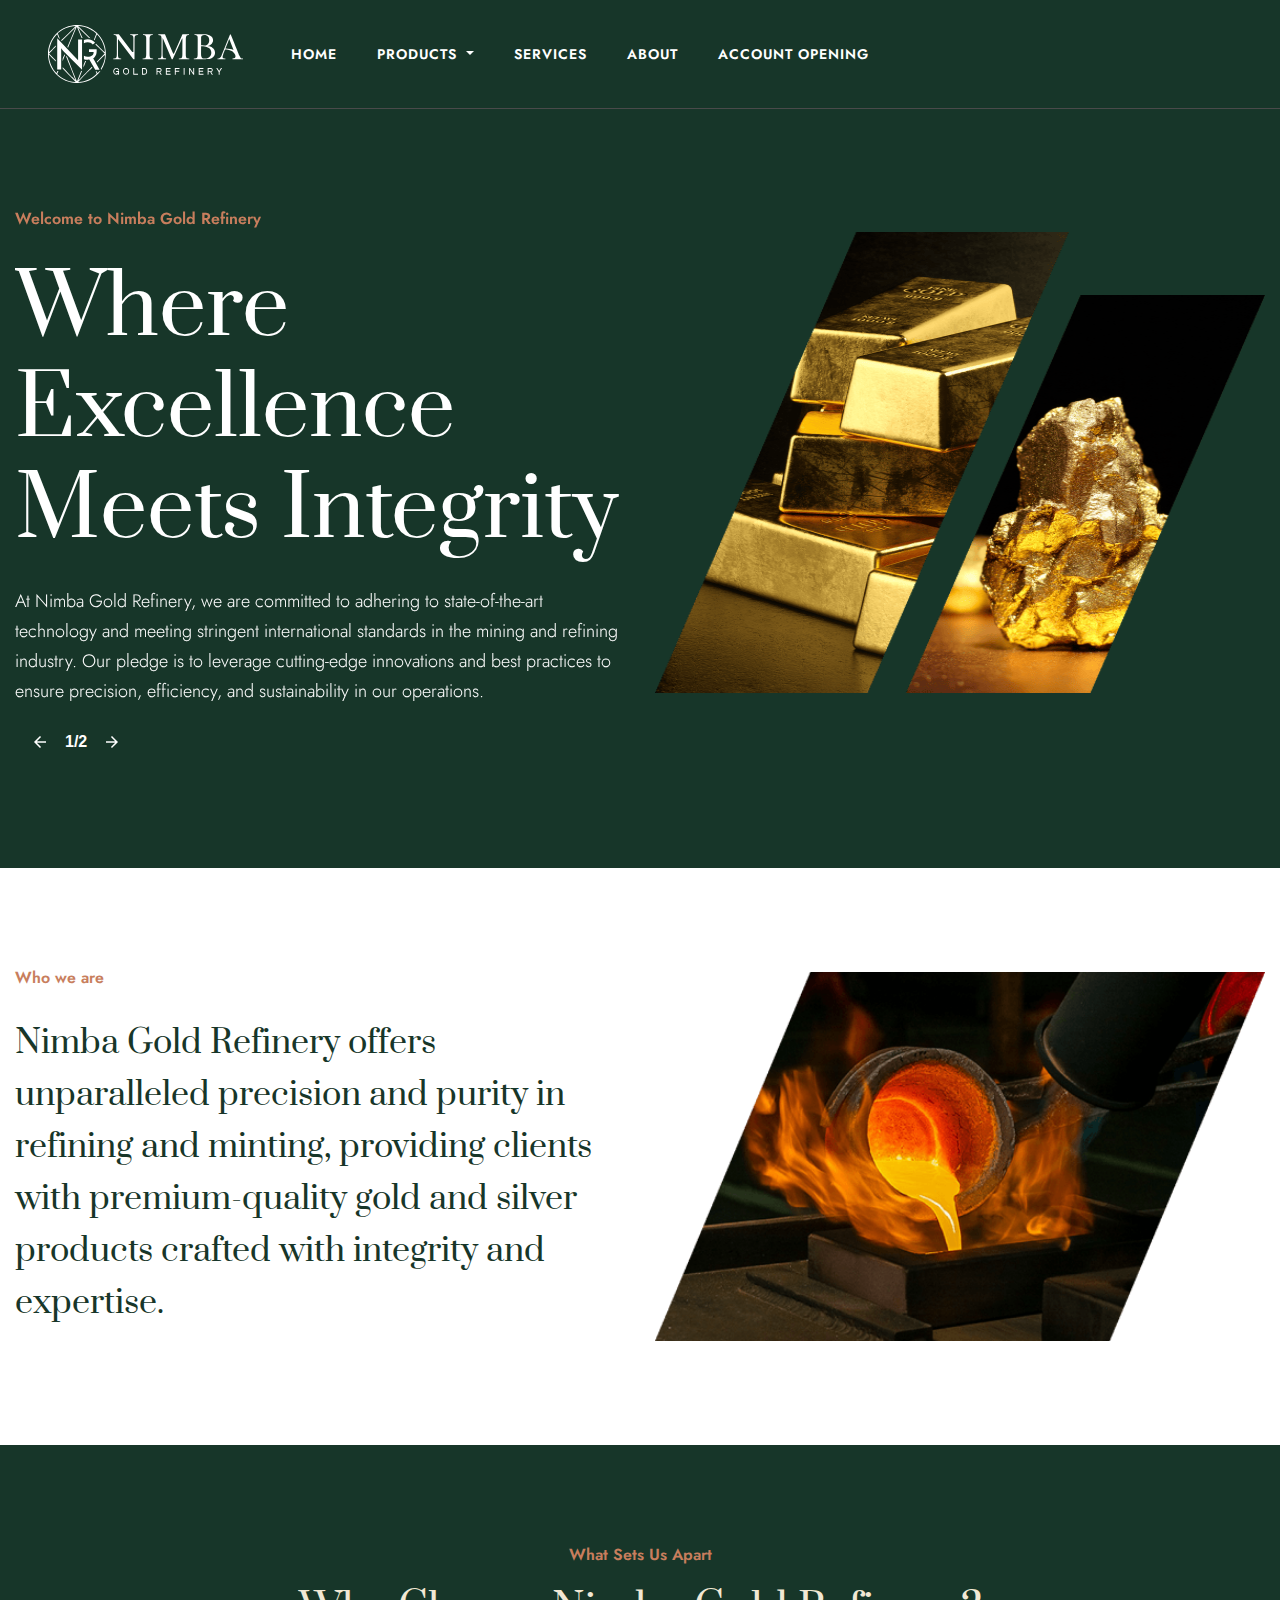
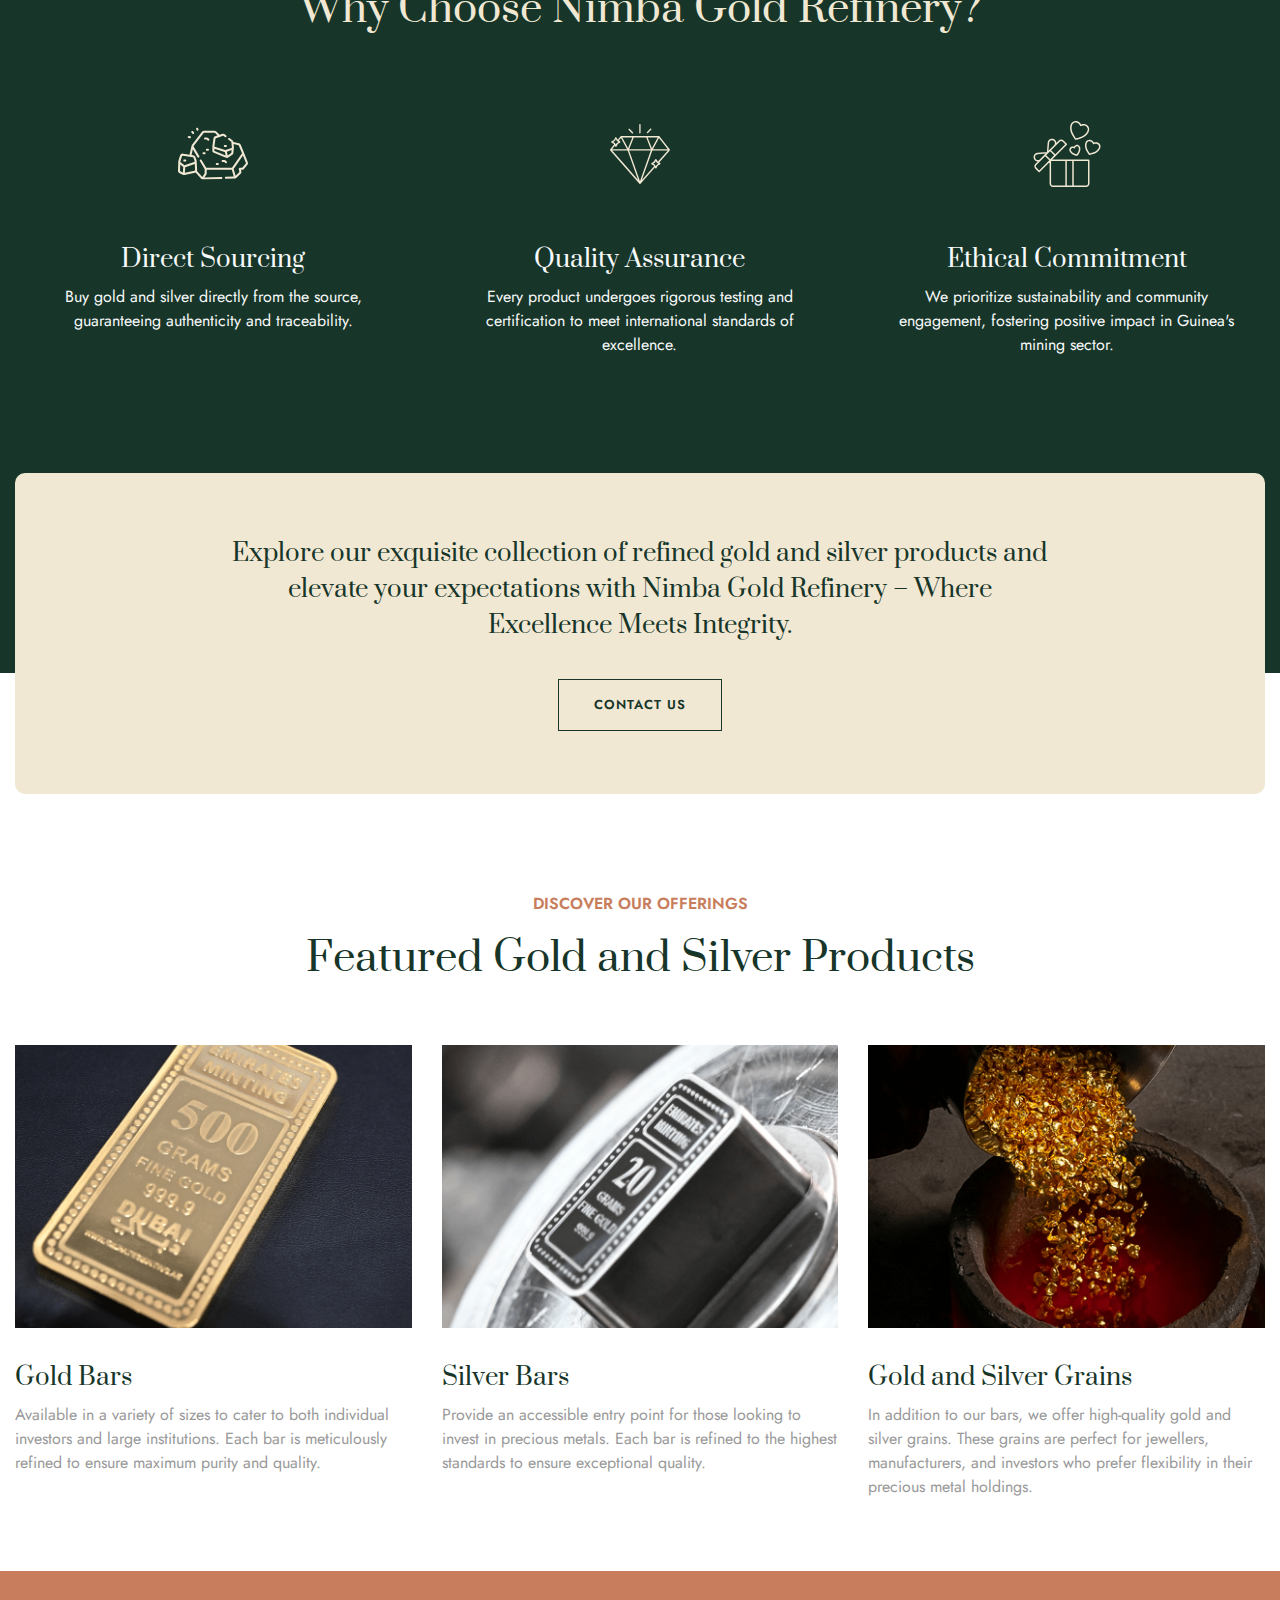
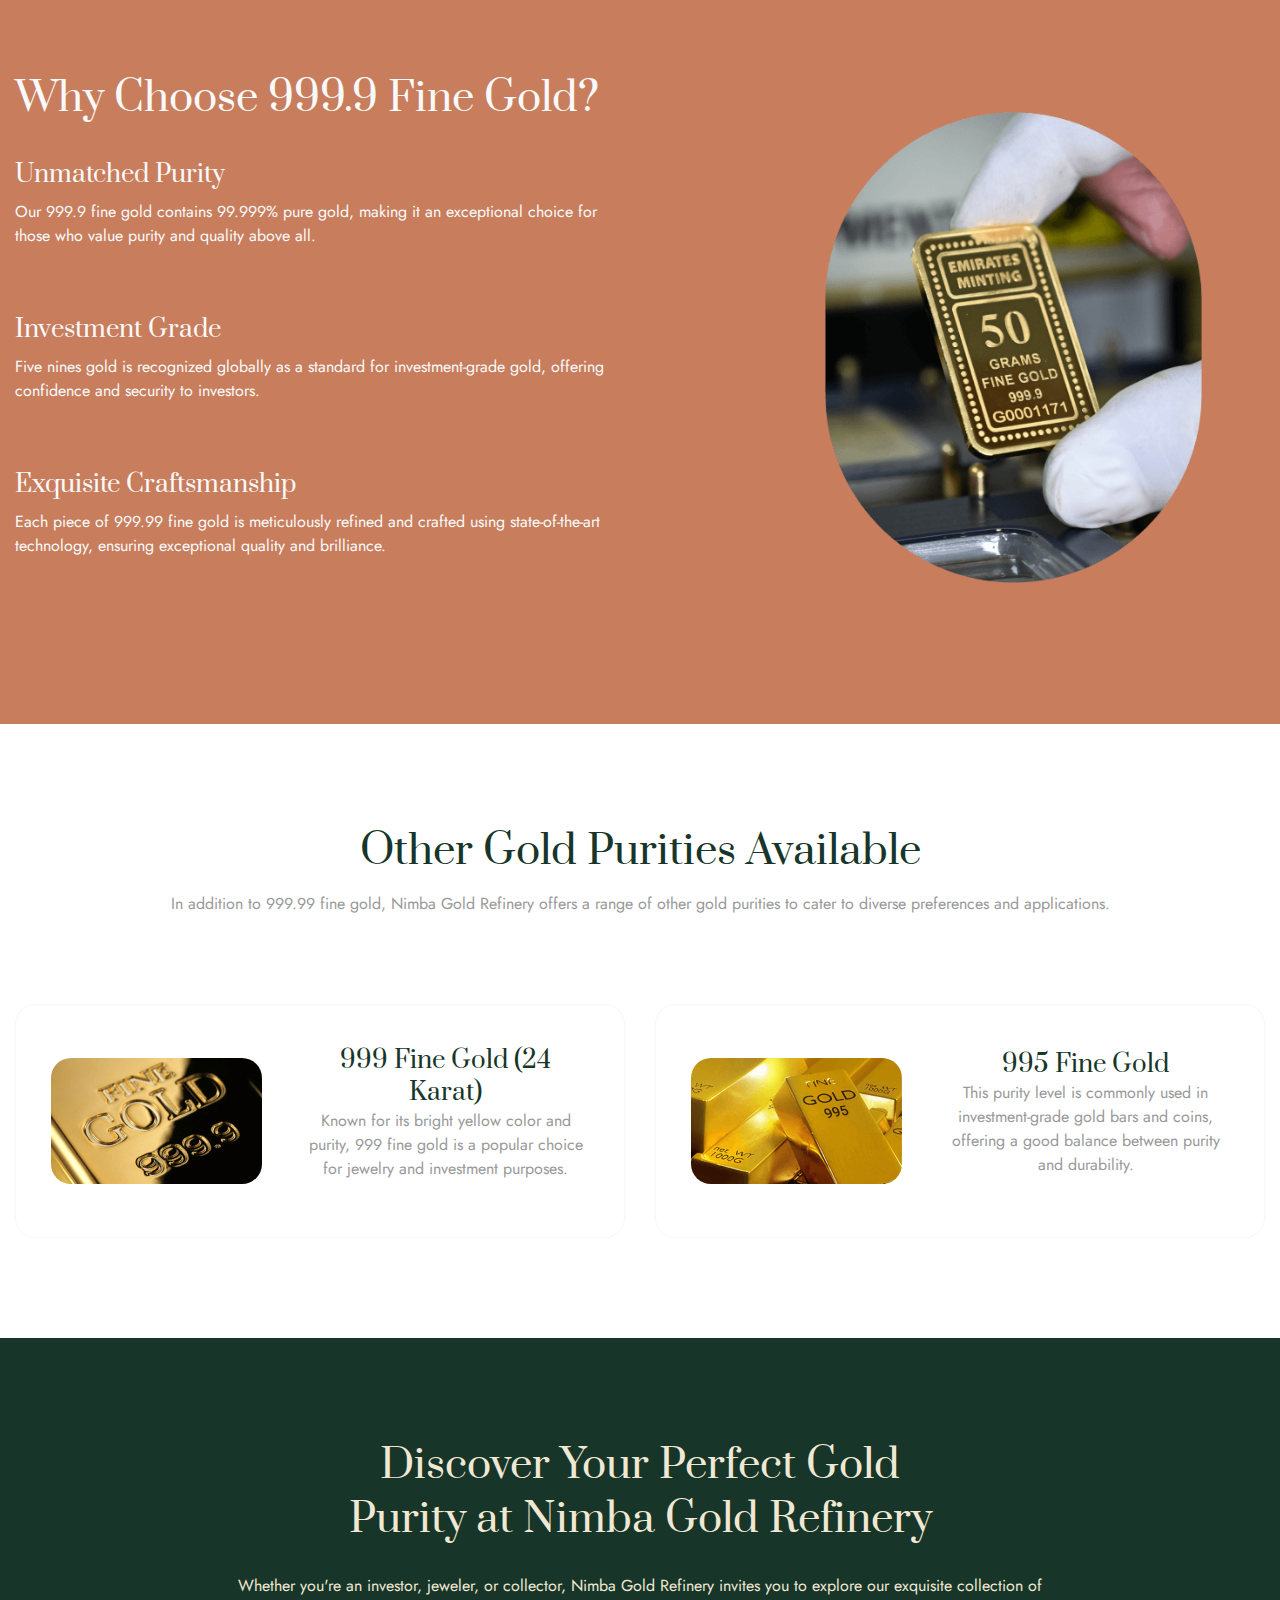
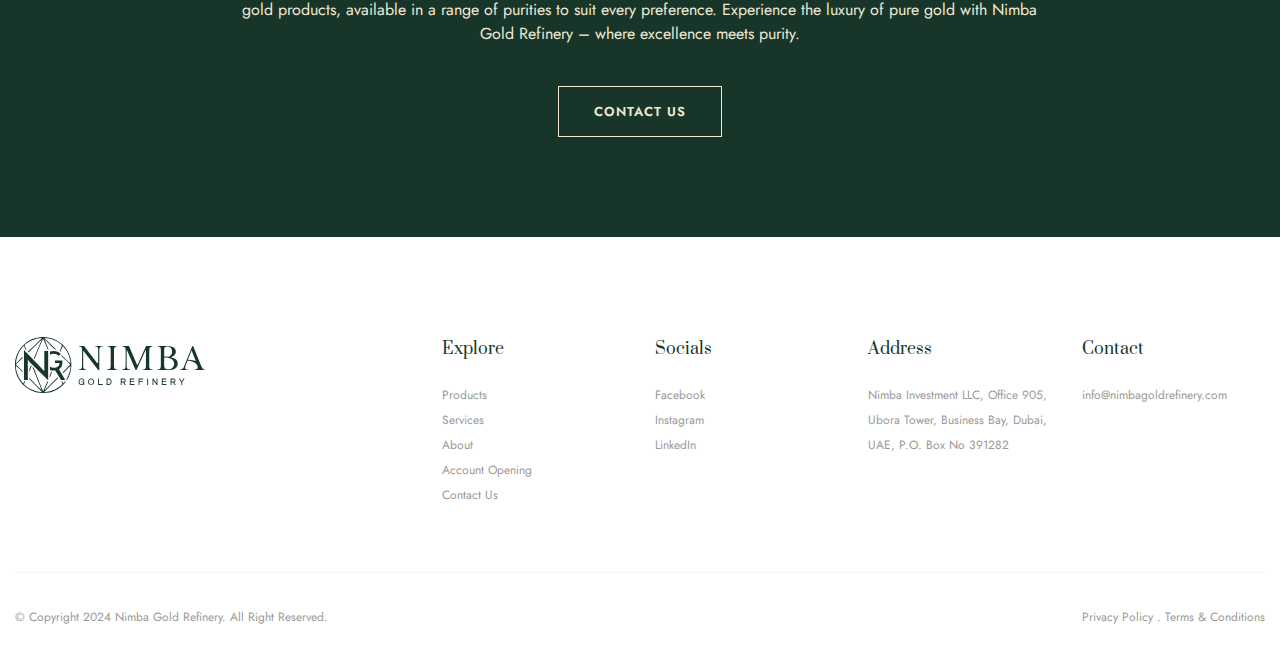
<file: index.html>
<!DOCTYPE html>
<html lang="en">

<head>
    <meta charset="UTF-8">
    <meta name="viewport" content="width=device-width, initial-scale=1, shrink-to-fit=no">
    <link rel="stylesheet" href="https://cdn.jsdelivr.net/npm/bootstrap@4.6.2/dist/css/bootstrap.min.css">
    <link rel="stylesheet"
        href="https://cdnjs.cloudflare.com/ajax/libs/OwlCarousel2/2.3.4/assets/owl.carousel.min.css" />
    <link rel="stylesheet"
        href="https://cdnjs.cloudflare.com/ajax/libs/OwlCarousel2/2.3.4/assets/owl.theme.default.min.css" />
    <link rel="stylesheet" href="./assets/css/common.css">
    <link rel="stylesheet" href="./assets/css/style.css">
    <title>Home</title>
</head>

<body>
    <!-------bootstrap nav start-->
    <nav class="navbar navbar-expand-lg navbar-light nav-header sticky-top">
        <div class="container">
            <a class="navbar-brand" href="./index.html"><img src="./assets/images/logo.svg" alt="" class="image"></a>
            <button class="navbar-toggler border-0" type="button" data-toggle="collapse"
                data-target="#navbarSupportedContent" aria-controls="navbarSupportedContent" aria-expanded="false"
                aria-label="Toggle navigation">
                <span class="navbar-toggler-icon"></span>
            </button>
            <div class="collapse navbar-collapse" id="navbarSupportedContent">
                <ul class="navbar-nav ">
                    <li class="nav-item active">
                        <a class="nav-link nav-list" href="./index.html">HOME <span class="sr-only">(current)</span></a>
                    </li>
                    <li class="nav-item dropdown ">
                        <a class="nav-link dropdown-toggle nav-list" href="#" role="button" data-toggle="dropdown"
                            aria-expanded="false">PRODUCTS
                        </a>
                        <div class="dropdown-menu">
                            <a class="dropdown-item dropdown-text" href="./pages/product-detailed-page.html">Gold Bars
                            </a>
                            <a class="dropdown-item dropdown-text" href="./pages/products-main-page.html"> Silver
                                Bars</a>
                            <a class="dropdown-item dropdown-text" href="./pages/product-gold-silver.html">Gold and
                                Silver Grains</a>
                        </div>
                    </li>
                    <li class="nav-item">
                        <a class="nav-link nav-list" href="./pages/services.html">SERVICES</a>
                    </li>
                    <li class="nav-item">
                        <a class="nav-link nav-list" href="./pages/about.html">ABOUT</a>
                    </li>
                    <li class="nav-item">
                        <a class="nav-link nav-list" href="./pages/account-opening.html">ACCOUNT OPENING</a>
                    </li>
                    <li class="nav-item">
                        <a class="nav-link nav-list d-none-lg d-block-md" href="./pages/contact.html">CONTACT US</a>
                    </li>
                </ul>
            </div>
            <div class="nav-childs d-none-sm d-none-md">
                <div class=""> <a href="./pages/contact.html" class="nav-btn stndrd-btn ">contact us </a></div>
            </div>
        </div>
    </nav>
    <!-------bootstrap nav end-->


    <div class="bg-green">
        <div class="section-padding">
            <div class="container">
                <div class="owl-carousel owl-theme">
                    <div class="item row">
                        <div class="col-lg-6">
                            <div class="d-flex flex-direction">
                                <div class="slider-wrapper">
                                    <h1 class="welcome-heading text-center-sm">Welcome to Nimba Gold Refinery</h1>
                                    <h2 class="home-slider-heading text-center-sm">Where Excellence Meets Integrity
                                    </h2>
                                    <p class="home-slider-para text-center-sm">At Nimba Gold Refinery, we are
                                        committed to adhering to
                                        state-of-the-art
                                        technology and meeting stringent international standards in the mining and
                                        refining
                                        industry.
                                        Our pledge is to leverage cutting-edge innovations and best practices to
                                        ensure precision,
                                        efficiency, and sustainability in our operations.</p>
                                </div>
                            </div>
                        </div>
                        <div class="col-lg-6 d-flex justify-content-center align-items-center">
                            <img src="./assets/images/slider-img-1.png" alt="" class="image img-fluid home-slider-img1">
                        </div>
                    </div>
                    <div class="item row">
                        <div class="col-lg-6">
                            <div class="d-flex flex-direction">
                                <div class="slider-wrapper">
                                    <h1 class="welcome-heading text-center-sm">Welcome to Nimba Gold Refinery</h1>
                                    <h2 class="home-slider-heading text-center-sm">Refined Gold, Trusted Source
                                    </h2>
                                    <p class="home-slider-para text-center-sm">Discover the essence of refined
                                        luxury and
                                        ethical sourcing at Nimba Gold Refinery, located in Guinea, Africa. As a
                                        premier
                                        destination for gold and silver enthusiasts, we offer you a direct pathway
                                        to
                                        authenticity and excellence in precious metals.</p>
                                </div>
                            </div>
                        </div>
                        <div class="col-lg-6 d-flex justify-content-center align-items-center">
                            <img src="./assets/images/slider-img-2.png" alt="" class="img-fluid home-slider-img1">
                        </div>
                    </div>
                </div>
                <div class="d-flex align-items-center justify-content-lg-start justify-content-center slider-btn-grop">
                    <div class="btn btn-prev"><img src="./assets/images/arrow-left.svg" alt="arrow back" /></div>
                    <span class="slider-counter"></span>
                    <div class="btn btn-forward"><img src="./assets/images/arrow-right.svg" alt="arrow forward" />
                    </div>
                </div>
            </div>
        </div>
    </div>

    <!-- section fire start -->
    <div class="section-padding">
        <div class="container">
            <div class="row align-items-center">
                <div class="col-md-6">
                    <h3 class="welcome-heading mb-md-14 mb-16-sm text-center-mob">Who we are</h3>
                    <p class="fire-para text-center-mob">Nimba Gold Refinery offers unparalleled precision and purity in
                        refining and
                        minting, providing clients with premium-quality gold and silver products crafted with integrity
                        and expertise.</p>
                </div>
                <div class="col-md-6 ">
                    <img src="./assets/images/home-fire.png" alt="" class="image">
                </div>
            </div>
        </div>
    </div>
    <!-- section fire end -->
    <!-- home cards start -->
    <div class="bg-green pb-200">
        <div class="section-padding">
            <div class="container">
                <h2 class="welcome-heading text-center mb-18 mb-sm-30">What Sets Us Apart</h2>
                <h3 class="discovery-heading text-center">Why Choose Nimba Gold Refinery?</h3>
                <div class="row">
                    <div class="col-md-4">
                        <div
                            class="home-card-wrapper d-flex flex-direction-lg justify-content-center align-items-center text-center">
                            <img src="./assets/images/home-cards-logo3.svg" alt="" class="home-card-img">
                            <h4 class="gold-bar-heading text-light mt-mob-0">Direct Sourcing</h4>
                            <p class="gold-bar-para text-light">Buy gold and silver directly from the
                                source, guaranteeing
                                authenticity and traceability.</p>
                        </div>
                    </div>
                    <div class="col-md-4">
                        <div
                            class="home-card-wrapper d-flex flex-direction-lg justify-content-center align-items-center text-center">
                            <img src="./assets/images/home-cards-logo2.svg" alt="" class="home-card-img">
                            <h4 class="gold-bar-heading text-light mt-mob-0">Quality Assurance</h4>
                            <p class="gold-bar-para text-light">Every product undergoes rigorous testing and
                                certification to meet international standards of excellence.</p>
                        </div>
                    </div>
                    <div class="col-md-4">
                        <div
                            class="home-card-wrapper d-flex flex-direction-lg justify-content-center align-items-center text-center">
                            <img src="./assets/images/home-cards-logo1.svg" alt="" class="home-card-img">
                            <h4 class="gold-bar-heading text-light mt-mob-0">Ethical Commitment</h4>
                            <p class="gold-bar-para text-light">We prioritize sustainability and community engagement,
                                fostering positive impact in Guinea's mining sector.</p>
                        </div>
                    </div>
                </div>
            </div>
        </div>
    </div>

    <div class="container">
        <div class=" bg-wheat section-radius margin-minus">
            <div class="row">
                <div class="col-md-8 offset-md-2">
                    <h3 class="minus-heading text-center">Explore our exquisite collection of refined gold and silver
                        products and elevate your expectations with Nimba Gold Refinery – Where Excellence Meets
                        Integrity.
                    </h3>
                </div>
                <div class="col-md-4 offset-md-4">
                    <div class="text-center"> <a href="" class="outline-green-to-wheat stndrd-btn ">CONTACT US</a></div>
                </div>
            </div>
        </div>
    </div>
    <!-- home cards end -->
    <!-- section goldbar start -->
    <div class="section-padding padding-bottom-0">
        <div class="container">
            <div class="silver-bar-wrapper">
                <h3 class="welcome-heading text-center mb-18 mb-sm-16">DISCOVER OUR OFFERINGS</h3>
                <h4 class="about-sub-heading text-center">Featured Gold and Silver Products</h4>
            </div>
            <div class="row">
                <div class="col-md-4">
                    <div class="gold-bar-wrapper">
                        <img src="./assets/images/gold-bar.png" alt="gold-bar" class="image">
                        <h2 class="gold-bar-heading">Gold Bars</h2>
                        <p class="gold-bar-para">Available in a variety of sizes to cater to both individual investors
                            and large institutions. Each bar is meticulously refined to ensure maximum purity and
                            quality.</p>
                    </div>
                </div>
                <div class="col-md-4">
                    <div class="gold-bar-wrapper">
                        <img src="./assets/images/silver-bar.png" alt="silver-bar" class="image">
                        <h2 class="gold-bar-heading">Silver Bars</h2>
                        <p class="gold-bar-para">Provide an accessible entry point for those looking to invest in
                            precious metals. Each bar is refined to the highest standards to ensure exceptional quality.
                        </p>
                    </div>
                </div>
                <div class="col-md-4">
                    <div class="gold-bar-wrapper">
                        <img src="./assets/images/gold and silver.png" alt="gold-and-silver-bar" class="image">
                        <h2 class="gold-bar-heading">Gold and Silver Grains</h2>
                        <p class="gold-bar-para">In addition to our bars, we offer high-quality gold and silver grains.
                            These grains are perfect for jewellers, manufacturers, and investors who prefer flexibility
                            in their precious metal holdings.</p>
                    </div>
                </div>
            </div>
        </div>
    </div>
    <!-- section goldbar end -->
    <!-- section bg-orange start -->
    <div class="bg-orange">
        <div class="section-padding">
            <div class="container">
                <div class="row">
                    <div class="col-md-6">
                        <div class="orange-wrapper">
                            <h3 class="about-sub-heading text-light text-center-mob mb-sm-45">Why Choose 999.9 Fine
                                Gold?</h3>
                            <h4 class="gold-bar-heading text-light text-center-mob mt-mob-0">Unmatched Purity</h4>
                            <p class="gold-bar-para text-light text-center-mob">Our 999.9 fine gold contains 99.999%
                                pure gold, making
                                it an exceptional choice for those who value purity and quality above all.</p>
                        </div>
                        <div class="orange-wrapper">
                            <h4 class="gold-bar-heading text-light text-center-mob mt-mob-0">Investment Grade</h4>
                            <p class="gold-bar-para text-light text-center-mob">Five nines gold is recognized globally
                                as a standard for
                                investment-grade gold, offering confidence and security to investors.</p>
                        </div>
                        <div class="orange-wrapper mb-sm-55">
                            <h4 class="gold-bar-heading text-light text-center-mob mt-mob-0">Exquisite Craftsmanship
                            </h4>
                            <p class="gold-bar-para text-light text-center-mob">Each piece of 999.99 fine gold is
                                meticulously refined and
                                crafted using state-of-the-art technology, ensuring exceptional quality and brilliance.
                            </p>
                        </div>
                    </div>
                    <div
                        class="col-md-5 offset-md-1 text-center d-flex align-items-center justify-content-center col-12">
                        <img src="./assets/images/home-choose-gold.png" alt="" class="image orng-img ">
                    </div>
                </div>
            </div>
        </div>
    </div>
    <!-- section bg-orange end -->

    <!-- section "gold-purities start -->

    <div class="section-padding">
        <div class="container">
            <div class="gold-purities">
                <h3 class="about-sub-heading text-center  mb-14 mb-sm-9">Other Gold Purities Available</h3>
                <p class="gold-bar-para text-center">In addition to 999.99 fine gold, Nimba Gold Refinery offers a range
                    of other gold purities to cater to diverse preferences and applications.</p>
            </div>
            <div class="row">
                <div class="col-lg-6">
                    <div class="gold-purities-flex h-100 d-flex flex-direction align-items-center text-center">
                        <div class="text-center">
                            <img src="./assets/images/home-gold-purities-img1.png" alt=""
                                class="gold-purities-img img-radius">
                        </div>
                        <div class="purities-para-wrapper">
                            <h4 class="gold-bar-heading  text-center-mob">999 Fine Gold (24 Karat)</h4>
                            <p class="gold-bar-para text-center-mob mb-sm-55">Known for its bright yellow color and
                                purity, 999 fine gold is a
                                popular choice for jewelry and investment purposes.</p>
                        </div>
                    </div>
                </div>
                <div class="col-lg-6">
                    <div class="gold-purities-flex h-100 d-flex flex-direction align-items-center  text-center">
                        <div class="text-center">
                            <img src="./assets/images/home-gold-purities-img2.png" alt=""
                                class="gold-purities-img img-radius">
                        </div>
                        <div class="purities-para-wrapper">
                            <h4 class="gold-bar-heading text-center-mob">995 Fine Gold</h4>
                            <p class="gold-bar-para text-center-mob">This purity level is commonly used in
                                investment-grade gold bars
                                and coins, offering a good balance between purity and durability.</p>
                        </div>
                    </div>
                </div>
            </div>
        </div>
    </div>
    <!-- section "gold-purities end -->

    <!-- green sub-section start -->
    <div class="section-padding bg-green">
        <div class="container">
            <div class="row">
                <div class="col-md-6 offset-md-3">
                    <h3 class="discovery-heading text-center">Discover Your Perfect Gold Purity at Nimba Gold Refinery
                    </h3>
                </div>
                <div class="col-md-8 offset-md-2">
                    <h3 class="discovery-para text-center">Whether you're an investor, jeweler, or collector, Nimba Gold
                        Refinery invites you to explore our exquisite collection of gold products, available in a range
                        of purities to suit every preference. Experience the luxury of pure gold with Nimba Gold
                        Refinery – where excellence meets purity.
                    </h3>
                </div>
                <div class="col-md-4 offset-md-4">
                    <div class="text-center"> <a href="" class="stndrd-btn outline-wheat-to-wheat">contact us </a></div>
                </div>
            </div>
        </div>
    </div>
    <!-- green sub-section start -->

    <!-- Footer  start -->
    <footer class="section-padding padding-bottom-0">
        <div class="container">
            <div class="footer-content">
                <div class="row">
                    <div class="col-lg-4">
                        <a href="./index.html"> <img src="./assets/images/footer-logo.svg" alt=""></a>
                    </div>
                    <div class="col-lg-8">
                        <div class="row">
                            <div class="col-lg-3 col-md-6 col-12">
                                <div class="footer-heading"> Explore</div>
                                <li class="footer-list"> <a href="./pages/products-main-page.html"
                                        class="footer-link">Products</a> </li>
                                <li class="footer-list"> <a href="./pages/services.html"
                                        class="footer-link">Services</a></li>
                                <li class="footer-list"> <a href="./pages/about.html" class="footer-link">About</a></li>
                                <li class="footer-list"> <a href="./pages/account-opening.html"
                                        class="footer-link">Account Opening</a></li>
                                <li class="footer-list"> <a href="./pages/contact.html" class="footer-link">Contact
                                        Us</a>
                                </li>
                            </div>
                            <div class="col-lg-3 col-md-6 col-12">
                                <div class="footer-heading"> Socials</div>
                                <li class="footer-list"> <a href="https://www.facebook.com/" target="_blank"
                                        class="footer-link">Facebook</a></li>
                                <li class="footer-list"> <a href="https://www.instagram.com/" target="_blank"
                                        class="footer-link">Instagram</a> </li>
                                <li class="footer-list"> <a href="https://www.linkedin.com/" target="_blank"
                                        class="footer-link">LinkedIn</a></li>
                            </div>
                            <div class="col-lg-3 col-md-6 col-12">
                                <div class="footer-heading">Address</div>
                                <li class="footer-list"> <a href="" class="footer-link">Nimba Investment LLC, Office
                                        905, Ubora
                                        Tower, Business Bay, Dubai, UAE, P.O. Box No 391282</a></li>
                            </div>
                            <div class="col-lg-3 col-md-6 col-12">
                                <div class="footer-heading">Contact</div>
                                <li class="footer-list"> <a href="mailto:support@nimbagoldrefinery.com"
                                        class="footer-link">info@nimbagoldrefinery.com</a>
                                </li>
                            </div>
                        </div>
                    </div>
                </div>
            </div>
            <div class="footer-nav d-flex justify-content-between align-content-center">
                <div class="footer-nav-child mb-3"><a href="" class="footer-link">
                        © Copyright 2024 Nimba Gold Refinery. All Right Reserved. </a>
                </div>
                <div class="footer-nav-child">
                    <a href="./pages/privacy-policy.html" class="footer-link">Privacy Policy .</a>
                    <a href="" class="footer-link">Terms & Conditions</a>

                </div>
            </div>
        </div>
    </footer>
    <!-- Footer  end -->
    <!-- bootstrap  js start -->
    <script src="https://cdn.jsdelivr.net/npm/jquery@3.5.1/dist/jquery.slim.min.js"
        integrity="sha384-DfXdz2htPH0lsSSs5nCTpuj/zy4C+OGpamoFVy38MVBnE+IbbVYUew+OrCXaRkfj"
        crossorigin="anonymous"></script>
    <script src="https://cdn.jsdelivr.net/npm/popper.js@1.16.1/dist/umd/popper.min.js"
        integrity="sha384-9/reFTGAW83EW2RDu2S0VKaIzap3H66lZH81PoYlFhbGU+6BZp6G7niu735Sk7lN"
        crossorigin="anonymous"></script>
    <script src="https://cdn.jsdelivr.net/npm/bootstrap@4.6.2/dist/js/bootstrap.min.js"
        integrity="sha384-+sLIOodYLS7CIrQpBjl+C7nPvqq+FbNUBDunl/OZv93DB7Ln/533i8e/mZXLi/P+"
        crossorigin="anonymous"></script>
    <!-- bootstrap  js end -->

    <!----- Jquery CDN ----->

    <script src="https://cdnjs.cloudflare.com/ajax/libs/jquery/3.7.1/jquery.min.js" crossorigin="anonymous"
        referrerpolicy="no-referrer"></script>

    <!----- Owl Carousel CDN ----->
    <script src="https://cdnjs.cloudflare.com/ajax/libs/OwlCarousel2/2.3.4/owl.carousel.js" crossorigin="anonymous"
        referrerpolicy="no-referrer"></script>

    <script src="./assets/js/slider.js"></script>
</body>

</html>
</file>
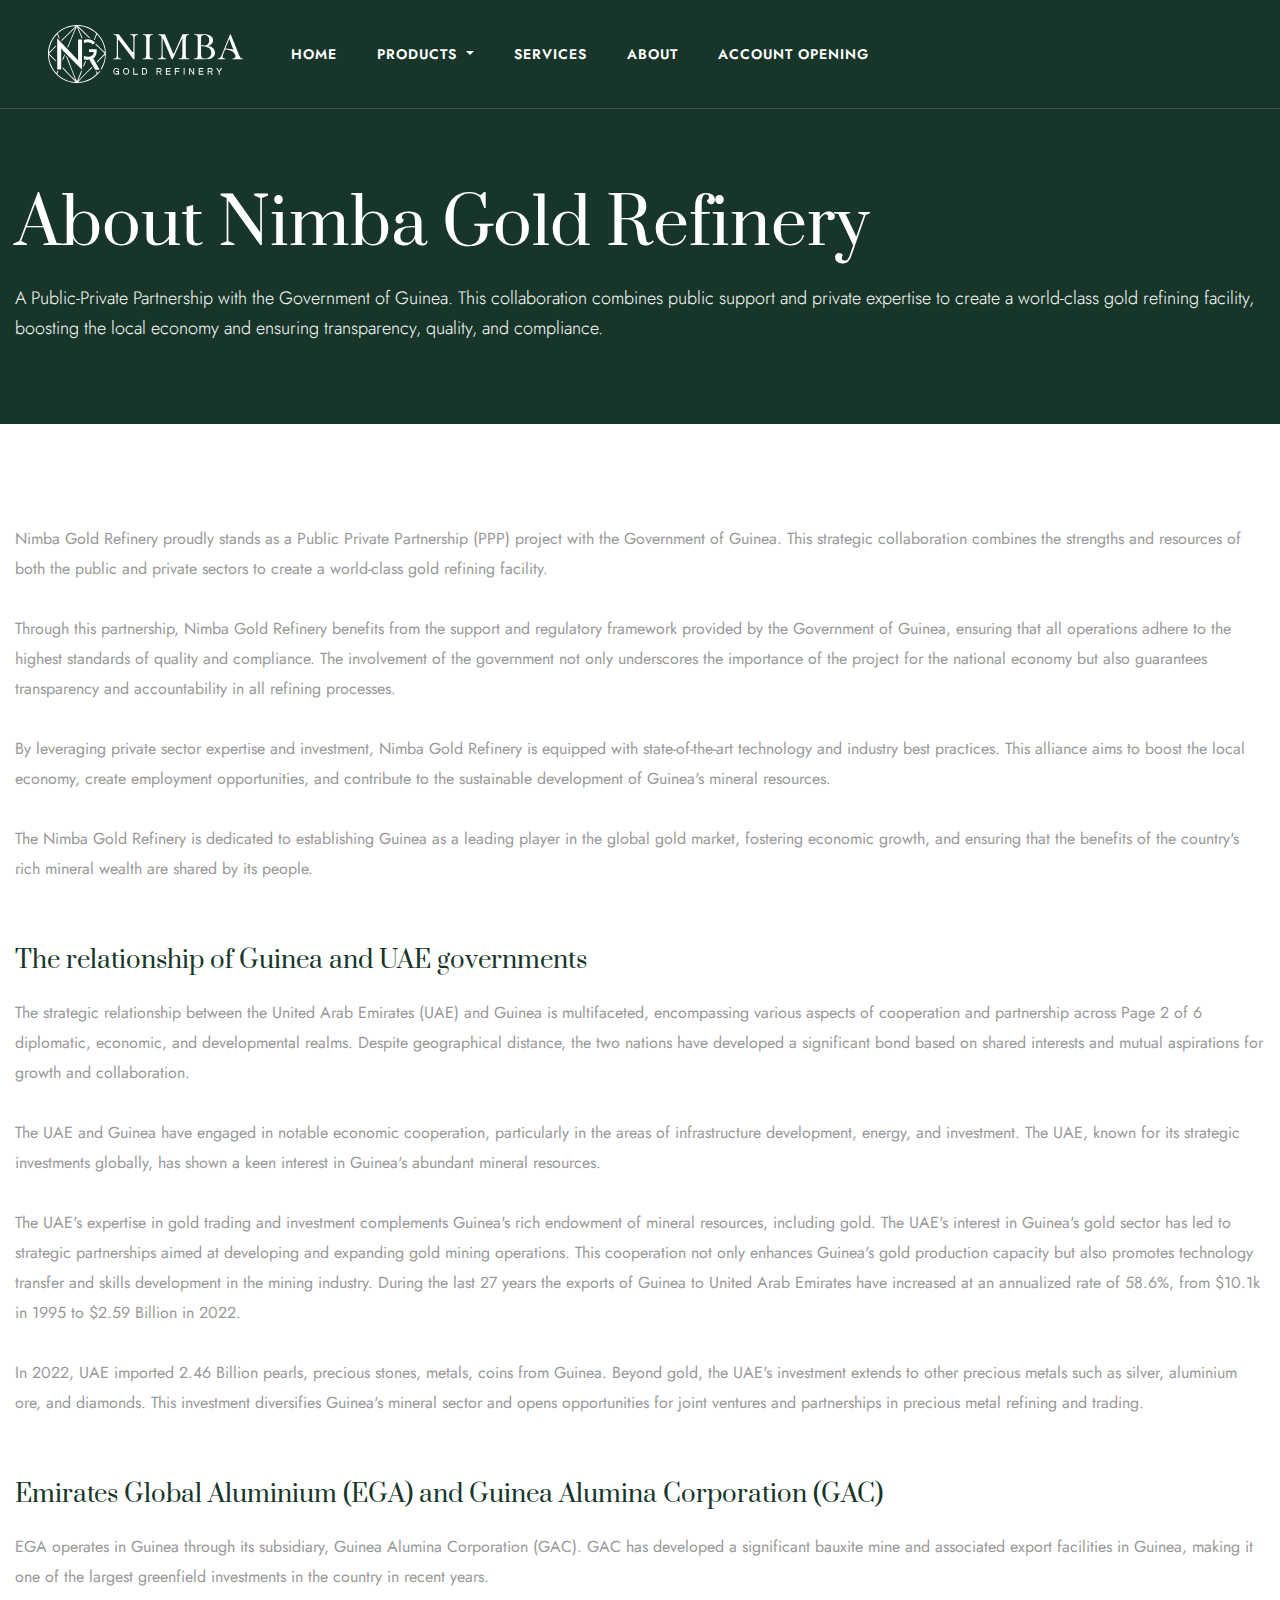
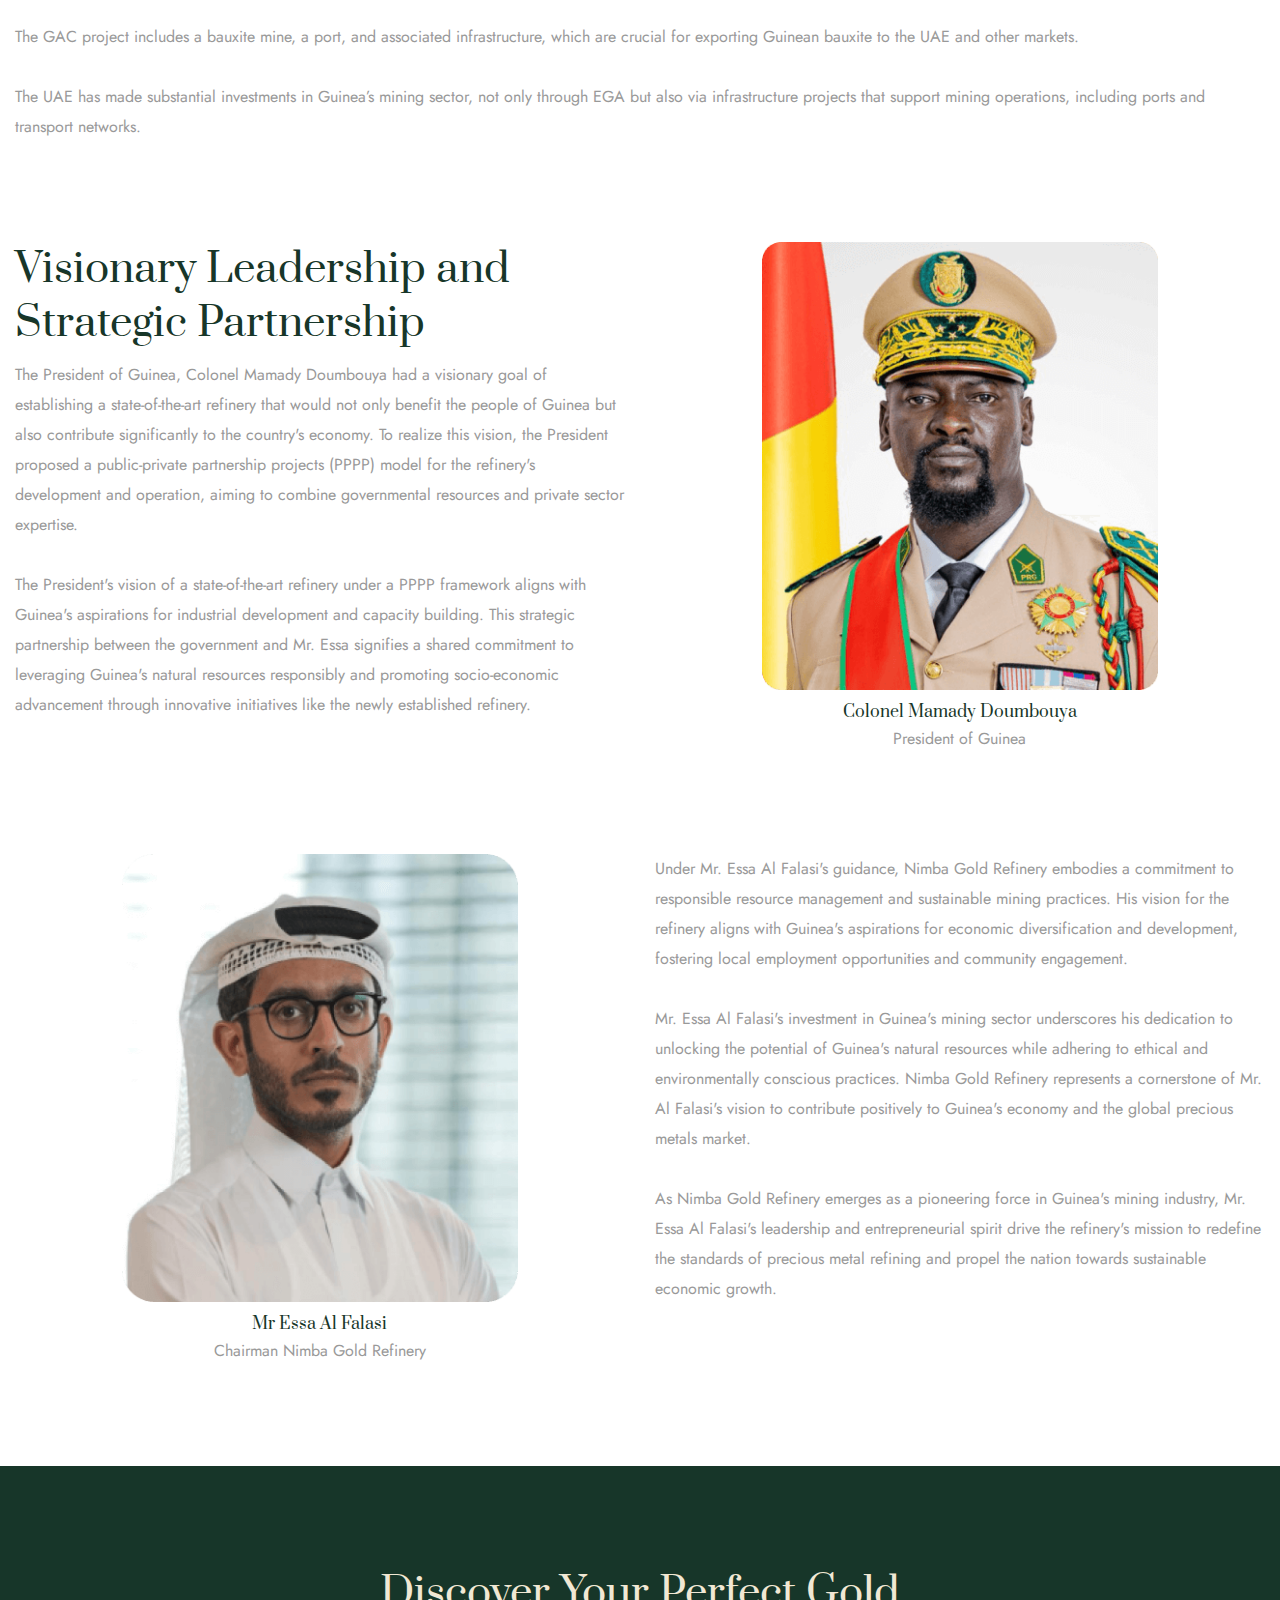
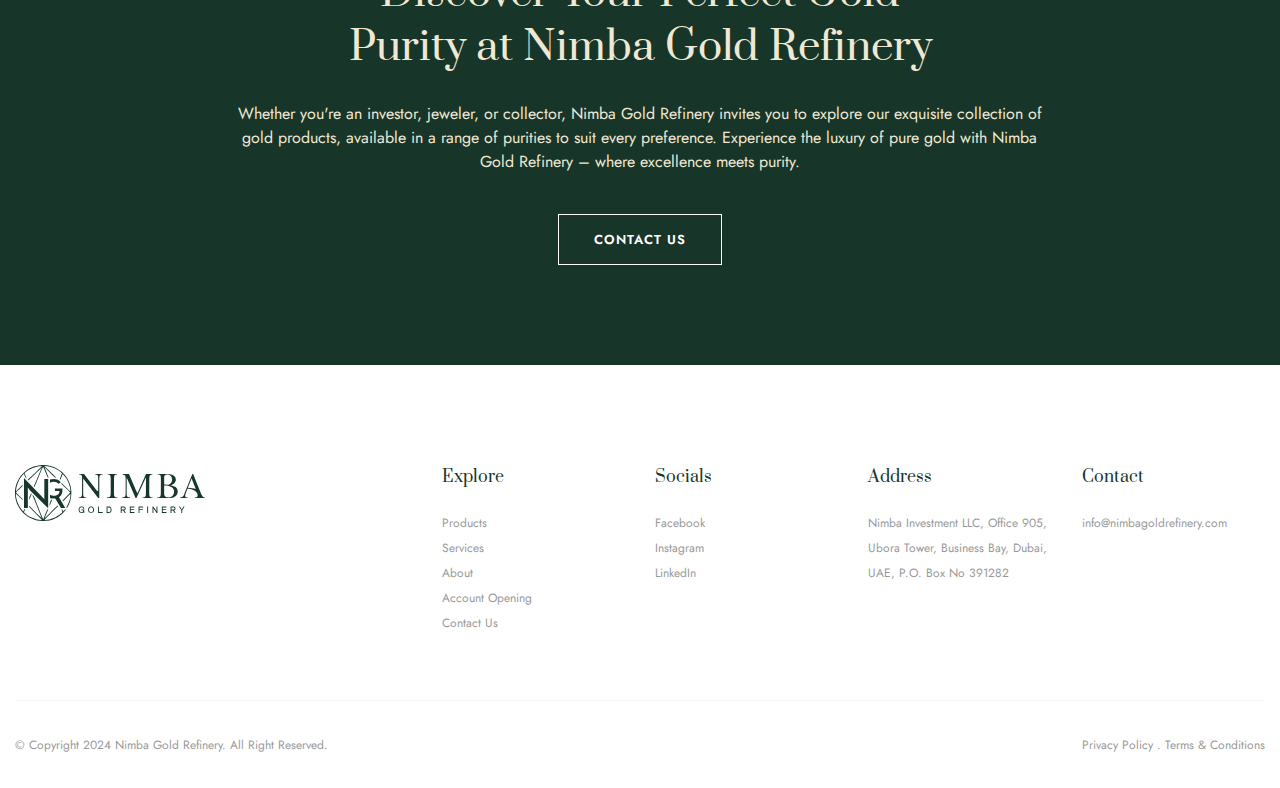
<file: pages/about.html>
<!DOCTYPE html>
<html lang="en">

<head>
    <meta charset="UTF-8">
    <meta name="viewport" content="width=device-width, initial-scale=1, shrink-to-fit=no">
    <link rel="stylesheet" href="https://cdn.jsdelivr.net/npm/bootstrap@4.6.2/dist/css/bootstrap.min.css">
    <link rel="stylesheet" href="../assets/css/common.css">
    <title>About</title>
</head>

<body>
    <!-------bootstrap nav start-->
    <nav class="navbar navbar-expand-lg navbar-light nav-header sticky-top">
        <div class="container">
            <a class="navbar-brand" href="../index.html"><img src="../assets/images/logo.svg" alt="" class="image"></a>
            <button class="navbar-toggler border-0" type="button" data-toggle="collapse"
                data-target="#navbarSupportedContent" aria-controls="navbarSupportedContent" aria-expanded="false"
                aria-label="Toggle navigation">
                <span class="navbar-toggler-icon"></span>
            </button>
            <div class="collapse navbar-collapse" id="navbarSupportedContent">
                <ul class="navbar-nav ">
                    <li class="nav-item active">
                        <a class="nav-link nav-list" href="../index.html">HOME <span
                                class="sr-only">(current)</span></a>
                    </li>
                    <li class="nav-item dropdown ">
                        <a class="nav-link dropdown-toggle nav-list" href="#" role="button" data-toggle="dropdown"
                            aria-expanded="false">PRODUCTS
                        </a>
                        <div class="dropdown-menu">
                            <a class="dropdown-item dropdown-text" href="../pages/product-detailed-page.html">Gold Bars
                            </a>
                            <a class="dropdown-item dropdown-text" href="../pages/products-main-page.html"> Silver
                                Bars</a>
                            <a class="dropdown-item dropdown-text" href="../pages/product-gold-silver.html">Gold and
                                Silver Grains</a>
                        </div>
                    </li>
                    <li class="nav-item">
                        <a class="nav-link nav-list" href="../pages/services.html">SERVICES</a>
                    </li>
                    <li class="nav-item">
                        <a class="nav-link nav-list" href="../pages/about.html">ABOUT</a>
                    </li>
                    <li class="nav-item">
                        <a class="nav-link nav-list" href="../pages/account-opening.html">ACCOUNT OPENING</a>
                    </li>
                    <li class="nav-item">
                        <a class="nav-link nav-list d-none-lg d-block-md" href="../pages/contact.html">CONTACT US</a>
                    </li>
                </ul>
            </div>
            <div class="nav-childs d-none-sm d-none-md">
                <div class=""> <a href="../pages/contact.html" class="nav-btn stndrd-btn ">contact us </a></div>
            </div>
        </div>
    </nav>
    <!-------bootstrap nav end-->
    <!-- stndrd section start -->
    <div class="top-stnd-section bg-green">
        <div class="container">
            <h1 class="main-heading text-center-sm">About Nimba Gold Refinery</h1>
            <p class="main-para text-center-sm">A Public-Private Partnership with the Government of Guinea. This
                collaboration combines public support and private expertise to create a world-class gold refining
                facility, boosting the local economy and ensuring transparency, quality, and compliance.</p>
        </div>
    </div>
    <!-- stndrd section end -->

    <div class="section-padding padding-bottom-0">
        <div class="container">
            <div class="text-section">
                <p class="about-para text">
                    Nimba Gold Refinery proudly stands as a Public Private Partnership (PPP) project with the Government
                    of Guinea. This strategic collaboration combines the strengths and resources of both the public and
                    private sectors to create a world-class gold refining facility.
                </p>
                <p class="about-para text">
                    Through this partnership, Nimba Gold Refinery benefits from the support and regulatory framework
                    provided by the Government of Guinea, ensuring that all operations adhere to the highest standards
                    of quality and compliance. The involvement of the government not only underscores the importance of
                    the project for the national economy but also guarantees transparency and accountability in all
                    refining processes.
                </p>
                <p class="about-para text">
                    By leveraging private sector expertise and investment, Nimba Gold Refinery is equipped with
                    state-of-the-art technology and industry best practices. This alliance aims to boost the local
                    economy, create employment opportunities, and contribute to the sustainable development of Guinea's
                    mineral resources.
                </p>
                <p class="about-para text">
                    The Nimba Gold Refinery is dedicated to establishing Guinea as a leading player in the global gold
                    market, fostering economic growth, and ensuring that the benefits of the country's rich mineral
                    wealth are shared by its people.
                </p>
            </div>

            <div class="text-section">
                <h2 class="about-heading">The relationship of Guinea and UAE governments</h2>
                <p class="about-para text">
                    The strategic relationship between the United Arab Emirates (UAE) and Guinea is multifaceted,
                    encompassing
                    various aspects of cooperation and partnership across Page 2 of 6 diplomatic, economic, and
                    developmental
                    realms. Despite geographical distance, the two nations have developed a significant bond based on
                    shared
                    interests and mutual aspirations for growth and collaboration.
                </p>
                <p class="about-para text">
                    The UAE and Guinea have engaged in notable economic cooperation, particularly in the areas of
                    infrastructure
                    development, energy, and investment. The UAE, known for its strategic investments globally, has
                    shown a keen
                    interest in Guinea's abundant mineral resources.
                </p>
                <p class="about-para text">
                    The UAE's expertise in gold trading and investment complements Guinea's rich endowment of mineral
                    resources,
                    including gold. The UAE's interest in Guinea's gold sector has led to strategic partnerships aimed
                    at
                    developing and expanding gold mining operations. This cooperation not only enhances Guinea's gold
                    production
                    capacity but also promotes technology transfer and skills development in the mining industry. During
                    the
                    last 27 years the exports of Guinea to United Arab Emirates have increased at an annualized rate of
                    58.6%,
                    from $10.1k in 1995 to $2.59 Billion in 2022.
                </p>
                <p class="about-para text">
                    In 2022, UAE imported 2.46 Billion pearls, precious stones, metals, coins from Guinea. Beyond gold,
                    the
                    UAE's investment extends to other precious metals such as silver, aluminium ore, and diamonds. This
                    investment diversifies Guinea's mineral sector and opens opportunities for joint ventures and
                    partnerships
                    in precious metal refining and trading.
                </p>
            </div>
            <div class="text-section">
                <h2 class="about-heading">Emirates Global Aluminium (EGA) and Guinea Alumina Corporation (GAC)</h2>
                <p class="about-para text">
                    EGA operates in Guinea through its subsidiary, Guinea Alumina Corporation (GAC). GAC has developed a
                    significant bauxite mine and associated export facilities in Guinea, making it one of the largest
                    greenfield investments in the country in recent years.
                </p>
                <p class="about-para text">
                    The GAC project includes a bauxite mine, a port, and associated infrastructure, which are crucial
                    for
                    exporting Guinean bauxite to the UAE and other markets.
                </p>
                <p class="about-para text">
                    The UAE has made substantial investments in Guinea’s mining sector, not only through EGA but also
                    via
                    infrastructure projects that support mining operations, including ports and transport networks.
                </p>
            </div>
        </div>
    </div>

    <div class="section-padding padding-bottom-0">
        <div class="container">
            <div class="row">
                <div class="col-lg-6">
                    <div class="text-section">
                        <div class="about-sub-heading">Visionary Leadership and Strategic Partnership</div>
                        <p class="about-para text">
                            The President of Guinea, Colonel Mamady Doumbouya had a visionary goal of establishing a
                            state-of-the-art
                            refinery that would not only benefit the people of Guinea but also contribute significantly
                            to the country's
                            economy. To realize this vision, the President proposed a public-private partnership
                            projects (PPPP) model for
                            the refinery's development and operation, aiming to combine governmental resources and
                            private sector expertise.
                        </p>
                        <p class="about-para text">
                            The President's vision of a state-of-the-art refinery under a PPPP framework aligns with
                            Guinea's aspirations
                            for industrial development and capacity building. This strategic partnership between the
                            government and Mr. Essa
                            signifies a shared commitment to leveraging Guinea's natural resources responsibly and
                            promoting socio-economic
                            advancement through innovative initiatives like the newly established refinery.
                        </p>
                    </div>
                </div>
                <div class="col-lg-4 offset-lg-1 text-center">
                    <img src="../assets/images/about-img-1.png" alt="" class="image">
                    <figcaption class="about-img-heading">Colonel Mamady Doumbouya</figcaption>
                    <span class="about-para">President of Guinea</span>
                </div>
            </div>
        </div>
    </div>


    <div class="section-padding">
        <div class="container">
            <div class="row">
                <div class="col-lg-4 offset-lg-1 text-center">
                    <img src="../assets/images/about-img-2.png" alt="" class="image">
                    <figcaption class="about-img-heading ">Mr Essa Al Falasi</figcaption>
                    <span class="about-para ">Chairman Nimba Gold Refinery</span>
                </div>
                <div class="col-lg-6 offset-lg-1">
                    <div class="text-section">
                        <p class="about-para text">
                            Under Mr. Essa Al Falasi's guidance, Nimba Gold Refinery embodies a commitment to
                            responsible resource management
                            and sustainable mining practices. His vision for the refinery aligns with Guinea's
                            aspirations for economic
                            diversification and development, fostering local employment opportunities and community
                            engagement.
                        </p>
                        <p class="about-para text">
                            Mr. Essa Al Falasi's investment in Guinea's mining sector underscores his dedication to
                            unlocking the potential of
                            Guinea's natural resources while adhering to ethical and environmentally conscious
                            practices. Nimba Gold Refinery
                            represents a cornerstone of Mr. Al Falasi's vision to contribute positively to Guinea's
                            economy and the global
                            precious metals market.
                        </p>
                        <p class="about-para text">
                            As Nimba Gold Refinery emerges as a pioneering force in Guinea's mining industry, Mr. Essa
                            Al Falasi's leadership
                            and entrepreneurial spirit drive the refinery's mission to redefine the standards of
                            precious metal refining and
                            propel the nation towards sustainable economic growth.
                        </p>
                    </div>
                </div>
            </div>
        </div>
    </div>

    <!-- green sub-section start -->
    <div class="section-padding bg-green">
        <div class="container">
            <div class="row">
                <div class="col-md-6 offset-md-3">
                    <h3 class="discovery-heading text-center">Discover Your Perfect Gold Purity at Nimba Gold Refinery
                    </h3>
                </div>
                <div class="col-md-8 offset-md-2">
                    <h3 class="discovery-para text-center">Whether you're an investor, jeweler, or collector, Nimba Gold
                        Refinery invites you to explore our exquisite collection of gold products, available in a range
                        of purities to suit every preference. Experience the luxury of pure gold with Nimba Gold
                        Refinery – where excellence meets purity.
                    </h3>
                </div>
                <div class="col-md-4 offset-md-4">
                    <div class="text-center"> <a href="" class="btn-green stndrd-btn ">contact us </a></div>
                </div>
            </div>
        </div>
    </div>
    <!-- green sub-section end -->

   <!-- Footer  start -->
   <footer class="section-padding padding-bottom-0">
    <div class="container">
        <div class="footer-content">
            <div class="row">
                <div class="col-lg-4">
                    <a href="../index.html"> <img src="../assets/images/footer-logo.svg" alt=""></a>
                </div>
                <div class="col-lg-8">
                    <div class="row">
                        <div class="col-lg-3 col-md-6 col-12">
                            <div class="footer-heading"> Explore</div>
                            <li class="footer-list"> <a href="../pages/products-main-page.html"
                                    class="footer-link">Products</a> </li>
                            <li class="footer-list"> <a href="../pages/services.html"
                                    class="footer-link">Services</a></li>
                            <li class="footer-list"> <a href="../pages/about.html" class="footer-link">About</a>
                            </li>
                            <li class="footer-list"> <a href="../pages/account-opening.html"
                                    class="footer-link">Account Opening</a></li>
                            <li class="footer-list"> <a href="../pages/contact.html" class="footer-link">Contact
                                    Us</a>
                            </li>
                        </div>
                        <div class="col-lg-3 col-md-6 col-12">
                            <div class="footer-heading"> Socials</div>
                            <li class="footer-list"> <a href="https://www.facebook.com/" target="_blank"
                                    class="footer-link">Facebook</a></li>
                            <li class="footer-list"> <a href="https://www.instagram.com/" target="_blank"
                                    class="footer-link">Instagram</a> </li>
                            <li class="footer-list"> <a href="https://www.linkedin.com/" target="_blank"
                                    class="footer-link">LinkedIn</a></li>
                        </div>
                        <div class="col-lg-3 col-md-6 col-12">
                            <div class="footer-heading">Address</div>
                            <li class="footer-list"> <a href="" class="footer-link">Nimba Investment LLC, Office
                                    905, Ubora
                                    Tower, Business Bay, Dubai, UAE, P.O. Box No 391282</a></li>
                        </div>
                        <div class="col-lg-3 col-md-6 col-12">
                            <div class="footer-heading">Contact</div>
                            <li class="footer-list"> <a href="mailto:support@nimbagoldrefinery.com"
                                    class="footer-link">info@nimbagoldrefinery.com</a>
                            </li>
                        </div>
                    </div>
                </div>
            </div>
        </div>
        <div class="footer-nav d-flex justify-content-between align-content-center">
            <div class="footer-nav-child mb-3"><a href="" class="footer-link">
                    © Copyright 2024 Nimba Gold Refinery. All Right Reserved. </a>
            </div>
            <div class="footer-nav-child">
                <a href="../pages/privacy-policy.html" class="footer-link">Privacy Policy .</a>
                <a href="" class="footer-link">Terms & Conditions</a>

            </div>
        </div>
    </div>
</footer>
<!-- Footer  end -->




    <!-- bootstrap  js start -->
    <script src="https://cdn.jsdelivr.net/npm/jquery@3.5.1/dist/jquery.slim.min.js"
        integrity="sha384-DfXdz2htPH0lsSSs5nCTpuj/zy4C+OGpamoFVy38MVBnE+IbbVYUew+OrCXaRkfj"
        crossorigin="anonymous"></script>
    <script src="https://cdn.jsdelivr.net/npm/popper.js@1.16.1/dist/umd/popper.min.js"
        integrity="sha384-9/reFTGAW83EW2RDu2S0VKaIzap3H66lZH81PoYlFhbGU+6BZp6G7niu735Sk7lN"
        crossorigin="anonymous"></script>
    <script src="https://cdn.jsdelivr.net/npm/bootstrap@4.6.2/dist/js/bootstrap.min.js"
        integrity="sha384-+sLIOodYLS7CIrQpBjl+C7nPvqq+FbNUBDunl/OZv93DB7Ln/533i8e/mZXLi/P+"
        crossorigin="anonymous"></script>
        <!-- bootstrap  js end -->

    <!----- Jquery CDN ----->
    <script src="https://cdnjs.cloudflare.com/ajax/libs/jquery/3.7.1/jquery.min.js" crossorigin="anonymous"
        referrerpolicy="no-referrer"></script>

    <!----- Owl Carousel CDN ----->
    <script src="https://cdnjs.cloudflare.com/ajax/libs/OwlCarousel2/2.3.4/owl.carousel.js" crossorigin="anonymous"
        referrerpolicy="no-referrer"></script>

    <script src="../assets/js/slider.js"></script>
</body>

</html>
</file>
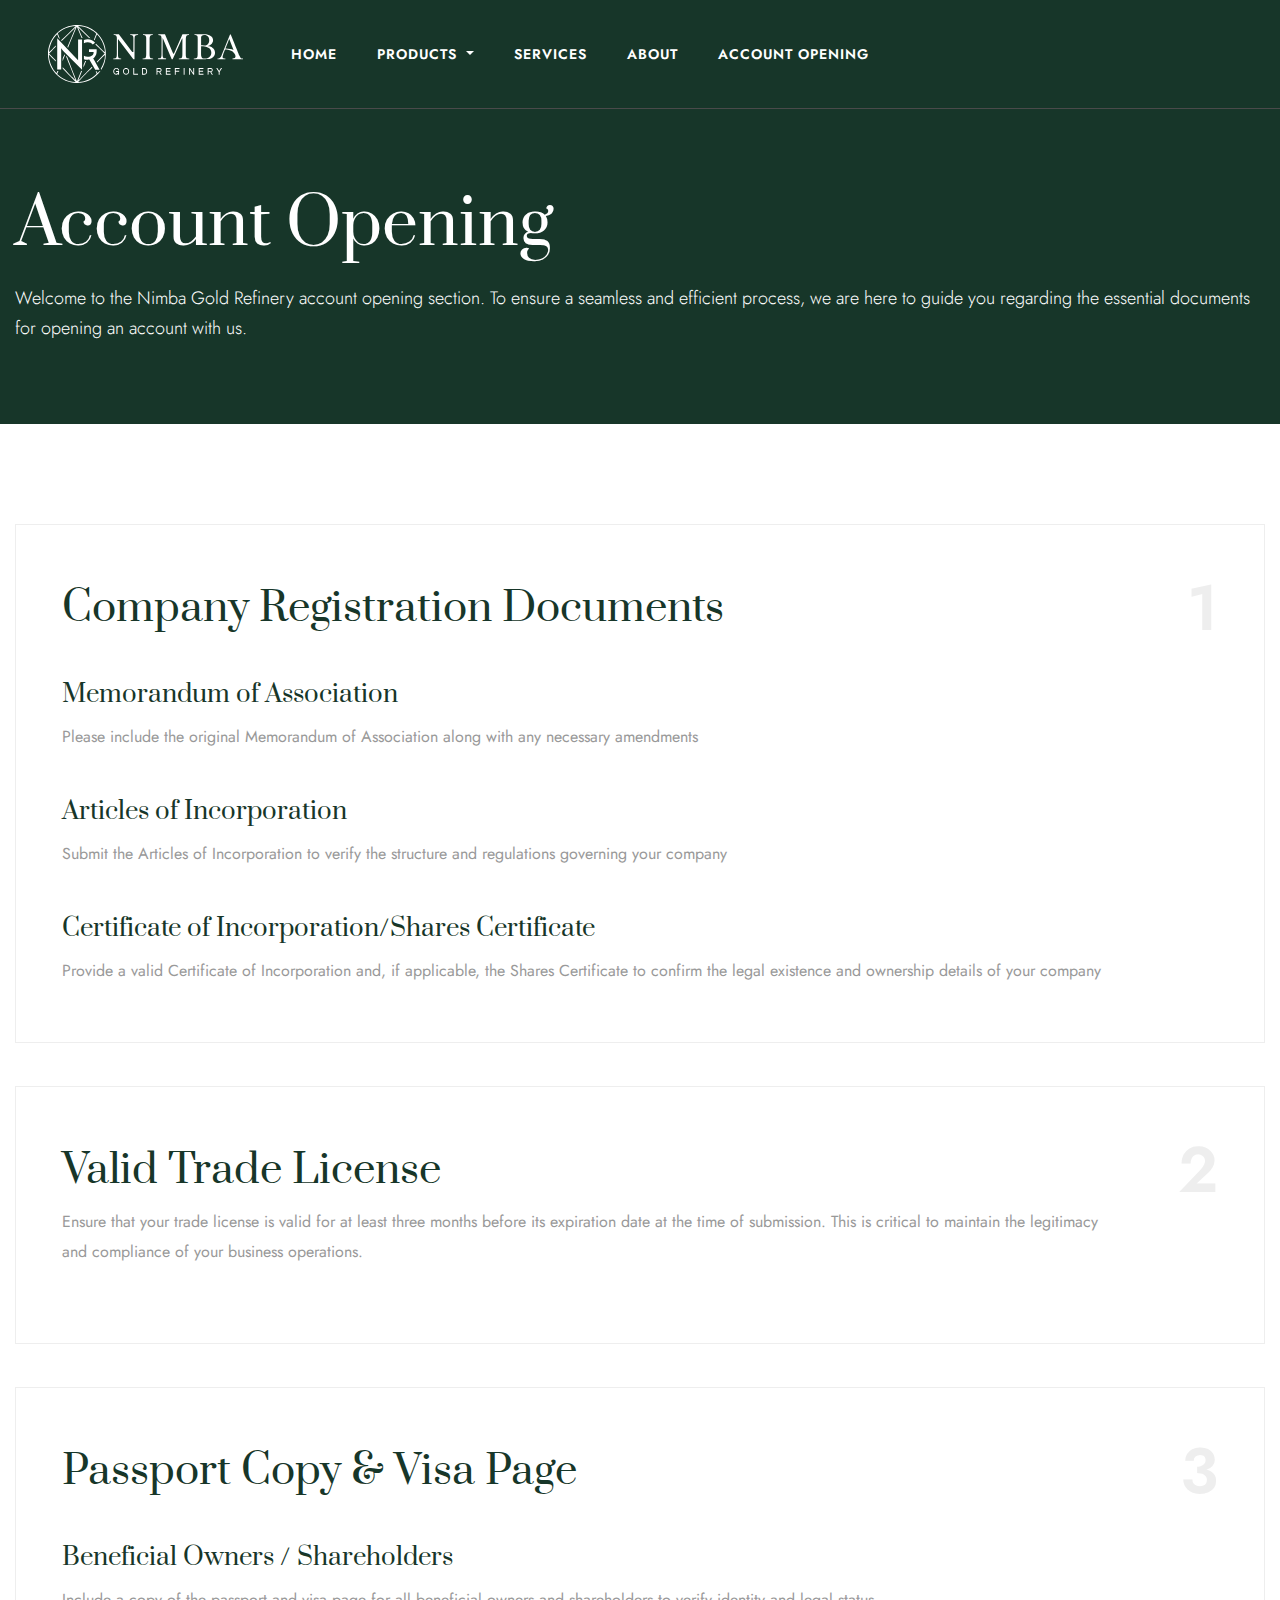
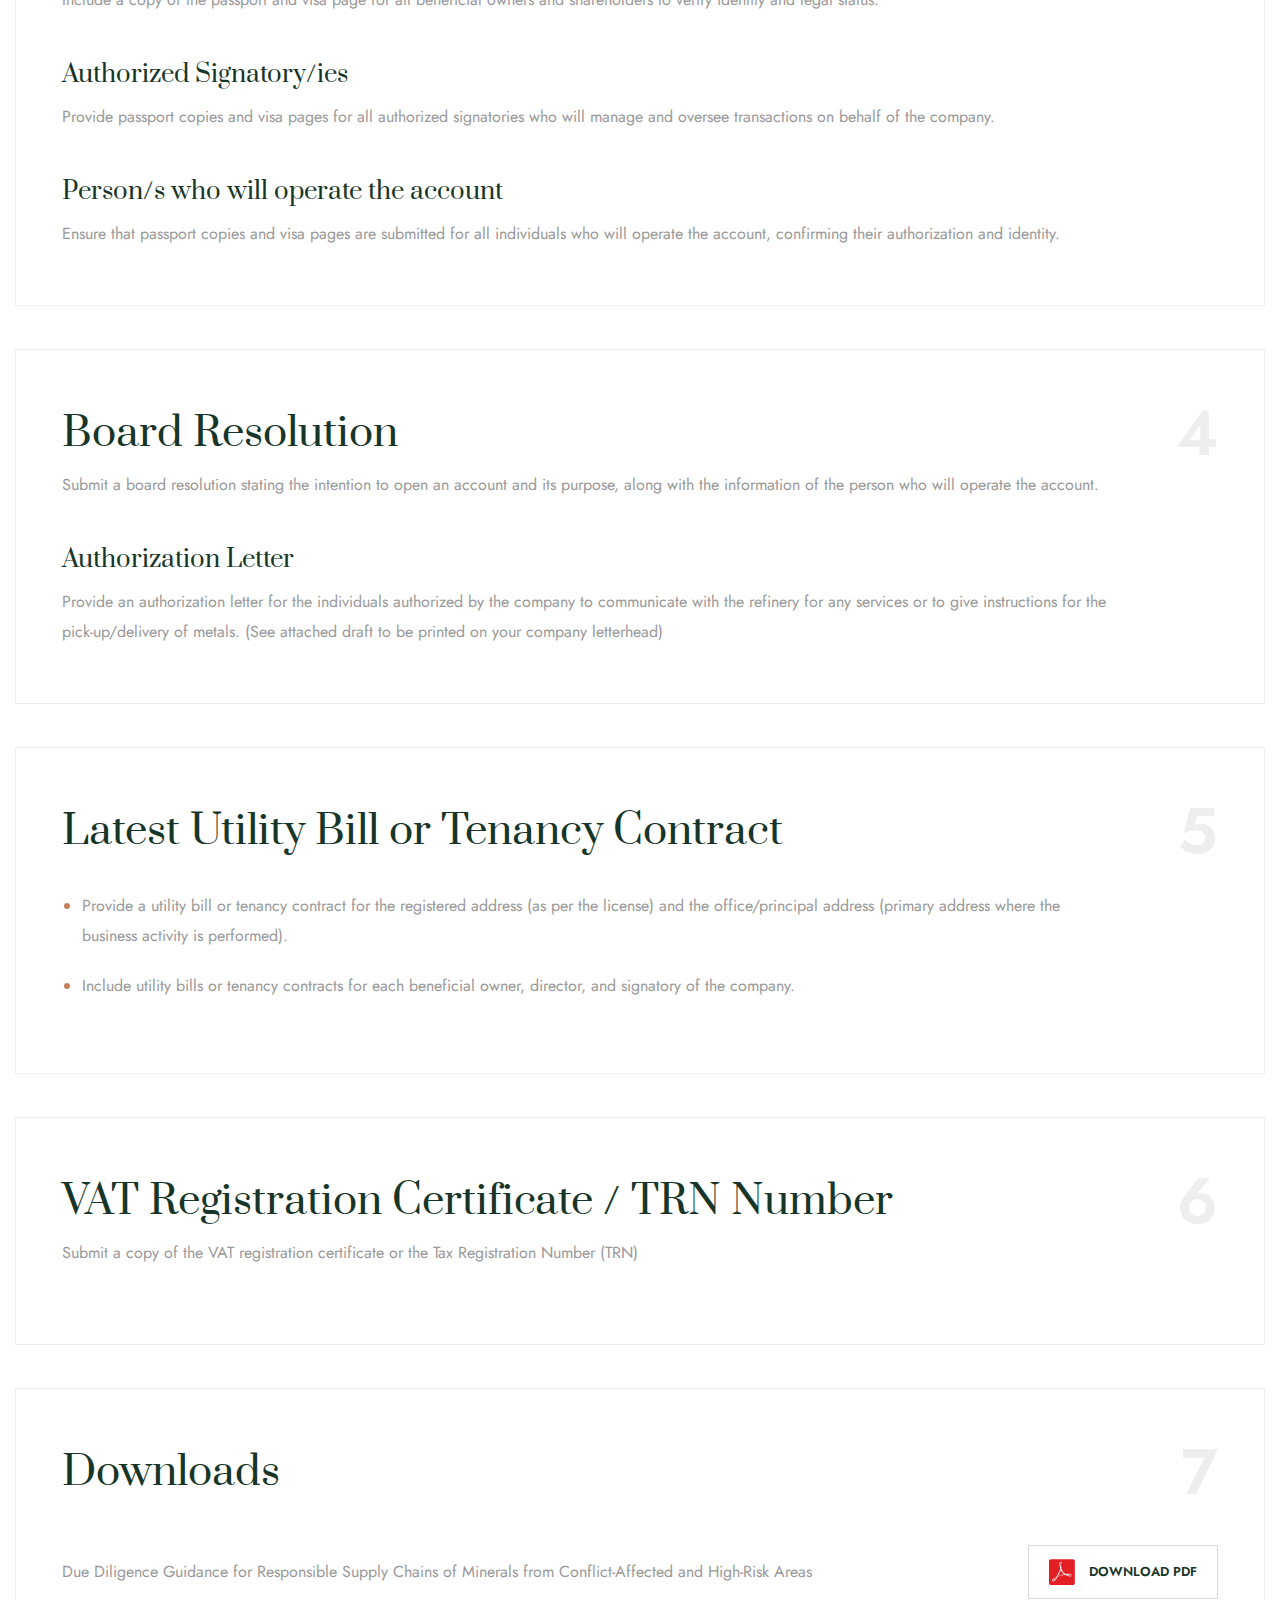
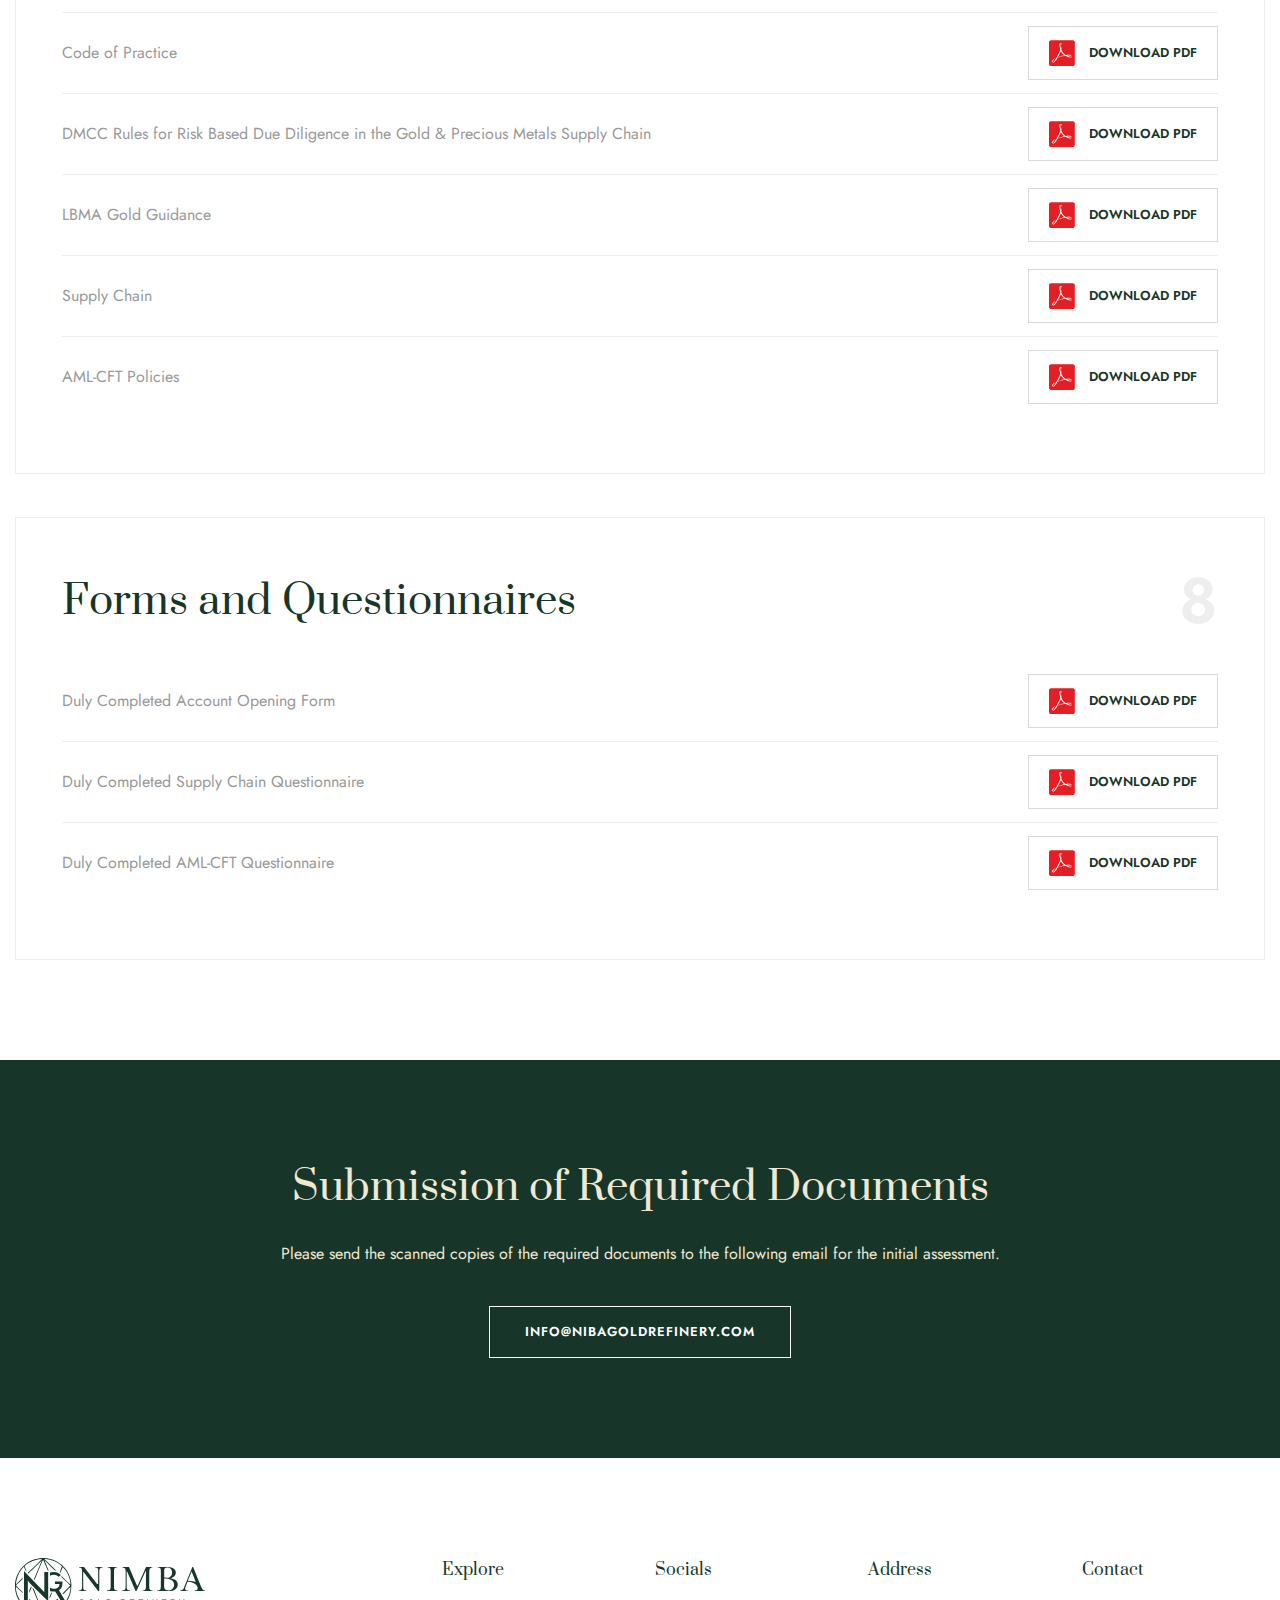
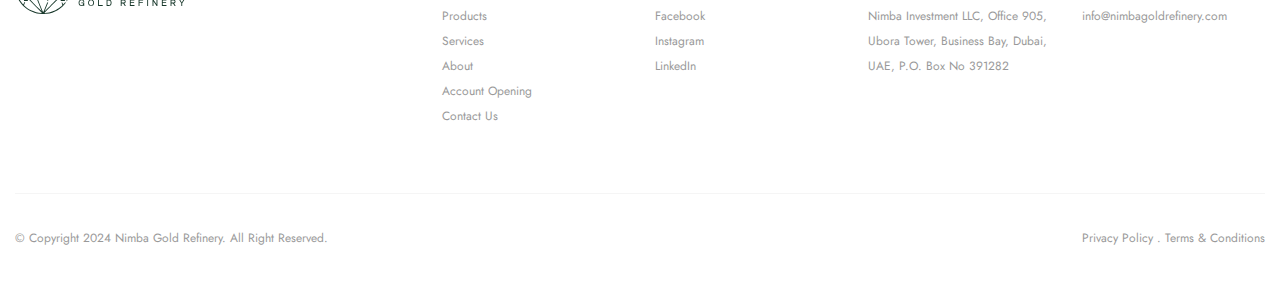
<file: pages/account-opening.html>
<!DOCTYPE html>
<html lang="en">

<head>
    <meta charset="UTF-8">
    <meta name="viewport" content="width=device-width, initial-scale=1, shrink-to-fit=no">
    <link rel="stylesheet" href="https://cdn.jsdelivr.net/npm/bootstrap@4.6.2/dist/css/bootstrap.min.css">
    <link rel="stylesheet" href="../assets/css/common.css">
    <link rel="stylesheet" href="../assets/css/account-opening.css">
    <title>account opening</title>
</head>

<body>
       <!-------bootstrap nav start-->
       <nav class="navbar navbar-expand-lg navbar-light nav-header sticky-top">
        <div class="container">
            <a class="navbar-brand" href="../index.html"><img src="../assets/images/logo.svg" alt="" class="image"></a>
            <button class="navbar-toggler border-0" type="button" data-toggle="collapse"
                data-target="#navbarSupportedContent" aria-controls="navbarSupportedContent" aria-expanded="false"
                aria-label="Toggle navigation">
                <span class="navbar-toggler-icon"></span>
            </button>
            <div class="collapse navbar-collapse" id="navbarSupportedContent">
                <ul class="navbar-nav ">
                    <li class="nav-item active">
                        <a class="nav-link nav-list" href="../index.html">HOME <span class="sr-only">(current)</span></a>
                    </li>
                    <li class="nav-item dropdown ">
                        <a class="nav-link dropdown-toggle nav-list" href="#" role="button" data-toggle="dropdown"
                            aria-expanded="false">PRODUCTS
                        </a>
                        <div class="dropdown-menu">
                            <a class="dropdown-item dropdown-text" href="../pages/product-detailed-page.html">Gold Bars
                            </a>
                            <a class="dropdown-item dropdown-text" href="../pages/products-main-page.html"> Silver
                                Bars</a>
                            <a class="dropdown-item dropdown-text" href="../pages/product-gold-silver.html">Gold and
                                Silver Grains</a>
                        </div>
                    </li>
                    <li class="nav-item">
                        <a class="nav-link nav-list" href="../pages/services.html">SERVICES</a>
                    </li>
                    <li class="nav-item">
                        <a class="nav-link nav-list" href="../pages/about.html">ABOUT</a>
                    </li>
                    <li class="nav-item">
                        <a class="nav-link nav-list" href="../pages/account-opening.html">ACCOUNT OPENING</a>
                    </li>
                    <li class="nav-item">
                        <a class="nav-link nav-list d-none-lg d-block-md" href="../pages/contact.html">CONTACT US</a>
                    </li>
                </ul>
            </div>
            <div class="nav-childs d-none-sm d-none-md">
                <div class=""> <a href="../pages/contact.html" class="nav-btn stndrd-btn ">contact us </a></div>
            </div>
        </div>
    </nav>
    <!-------bootstrap nav end-->
    <!----- Page Header Section Start----->
    <div class="top-stnd-section bg-green">
        <div class="container">
            <h1 class="main-heading text-center-sm">Account Opening</h1>
            <p class="main-para text-center-sm">Welcome to the Nimba Gold Refinery account opening section. To ensure a
                seamless and efficient process, we are here to guide you regarding the essential documents for opening
                an account with us.</p>
        </div>
    </div>
    <!----- Page Header Section Start----->


    <div class="section-padding">
        <div class="container">

            <!----- Account Card 1 Start----->
            <div class="account-cards">
                <div class="row">
                    <div class="col-md-11">
                        <div class="heading-with-step">
                            <h2 class="about-sub-heading">Company Registration Documents</h2>
                        </div>

                        <div class="sub-content">
                            <h3 class="about-heading">Memorandum of Association</h3>
                            <p class="about-para mb-0">Please include the original Memorandum of Association along with
                                any necessary amendments</p>
                        </div>

                        <div class="sub-content">
                            <h3 class="about-heading">Articles of Incorporation</h3>
                            <p class="about-para">Submit the Articles of Incorporation to verify the structure and
                                regulations governing your company</p>
                        </div>

                        <div class="sub-content">
                            <h3 class="about-heading">Certificate of Incorporation/Shares Certificate</h3>
                            <p class="about-para">Provide a valid Certificate of Incorporation and, if applicable, the
                                Shares Certificate to confirm the legal existence and ownership details of your company
                            </p>
                        </div>

                    </div>
                    <div class="col-md-1">
                        <h4 class="card-count">1</h4>
                    </div>
                </div>
            </div>
            <!----- Account Card 1 End----->

            <!----- Account Card 2 Start----->
            <div class="account-cards">
                <div class="row">
                    <div class="col-md-11">
                        <h2 class="about-sub-heading">Valid Trade License</h2>
                        <p class="about-para">Ensure that your trade license is valid for at least three months before
                            its expiration date at the time of submission. This is critical to maintain the legitimacy
                            and compliance of your business operations.</p>
                    </div>
                    <div class="col-md-1">
                        <h4 class="card-count">2</h4>
                    </div>
                </div>
            </div>
            <!----- Account Card 2 End----->

            <!----- Account Card 3 Start----->
            <div class="account-cards">
                <div class="row">
                    <div class="col-md-11">
                        <div class="heading-with-step">
                            <h2 class="about-sub-heading">Passport Copy & Visa Page</h2>
                        </div>
                        <div class="sub-content">
                            <h3 class="about-heading">Beneficial Owners / Shareholders</h3>
                            <p class="about-para">Include a copy of the passport and visa page for all beneficial owners
                                and shareholders to verify identity and legal status.</p>
                        </div>
                        <div class="sub-content">
                            <h3 class="about-heading">Authorized Signatory/ies</h3>
                            <p class="about-para">Provide passport copies and visa pages for all authorized signatories
                                who will manage and oversee transactions on behalf of the company.</p>
                        </div>
                        <div class="sub-content">
                            <h3 class="about-heading">Person/s who will operate the account</h3>
                            <p class="about-para">Ensure that passport copies and visa pages are submitted for all
                                individuals who will operate the account, confirming their authorization and identity.
                            </p>
                        </div>
                    </div>
                    <div class="col-md-1">
                        <h4 class="card-count">3</h4>
                    </div>
                </div>
            </div>
            <!----- Account Card 3 End----->

            <!----- Account Card 4 Start----->
            <div class="account-cards">
                <div class="row">
                    <div class="col-md-11">
                        <div class="heading-with-step">
                            <h2 class="about-sub-heading">Board Resolution</h2>
                            <p class="about-para">Submit a board resolution stating the intention to open an account and
                                its purpose, along with the information of the person who will operate the account.</p>
                        </div>
                        <div class="sub-content">
                            <h3 class="about-heading">Authorization Letter</h3>
                            <p class="about-para">Provide an authorization letter for the individuals authorized by the
                                company to communicate with the refinery for any services or to give instructions for
                                the pick-up/delivery of metals. (See attached draft to be printed on your company
                                letterhead)</p>
                        </div>
                    </div>
                    <div class="col-md-1">
                        <h4 class="card-count">4</h4>
                    </div>
                </div>
            </div>
            <!----- Account Card 4 End----->

            <!----- Account Card 5 Start----->
            <div class="account-cards">
                <div class="row">
                    <div class="col-md-11">
                        <div class="heading-with-step">
                            <h2 class="about-sub-heading">Latest Utility Bill or Tenancy Contract</h2>
                        </div>
                        <ul class="account-list">
                            <li class="about-para">Provide a utility bill or tenancy contract for the registered address
                                (as per the license) and the office/principal address (primary address where the
                                business activity is performed).</li>
                            <li class="about-para"> Include utility bills or tenancy contracts for each beneficial
                                owner, director, and signatory of the company.</li>
                        </ul>
                    </div>
                    <div class="col-md-1">
                        <h4 class="card-count">5</h4>
                    </div>
                </div>
            </div>
            <!----- Account Card 5 End----->

            <!----- Account Card 6 Start----->
            <div class="account-cards">
                <div class="row">
                    <div class="col-md-11">
                        <h2 class="about-sub-heading">VAT Registration Certificate / TRN Number</h2>
                        <p class="about-para">Submit a copy of the VAT registration certificate or the Tax Registration
                            Number (TRN)</p>
                    </div>
                    <div class="col-md-1">
                        <h4 class="card-count">6</h4>
                    </div>
                </div>
            </div>
            <!----- Account Card 6 End----->

            <!-- account cards download start -->
            <div class="account-cards">
                <div class="row">
                    <div class="col-lg-11 order-1">
                        <div class="heading-with-step">
                            <h2 class="about-sub-heading">Downloads</h2>
                        </div>
                    </div>
                    <div class="col-lg-1 order-lg-2 order-3">
                        <h4 class="card-count">7</h4>
                    </div>
                    <div class="col-12 order-lg-3 order-2">

                        <div class="account-para-wrapper">
                            <div class="sub-content">
                                <div class="pdf-list d-flex flex-md-row flex-column justify-content-between align-items-md-center align-content-start">
                                    <p class="about-para">Due Diligence Guidance for Responsible Supply Chains of
                                        Minerals from Conflict-Affected and High-Risk Areas</p>
                                    <a href="" class="account-btn">
                                        <img src="../assets/images/pdf-logo.svg" alt="">
                                        <p class="account-link d-inline-block mb-0">DOWNLOAD PDF</p>
                                    </a>
                                </div>
                            </div>
                        </div>

                        <div class="account-para-wrapper">
                            <div class="sub-content">
                                <div class="pdf-list d-flex flex-md-row flex-column justify-content-between align-items-md-center align-content-start">
                                    <p class="about-para">Code of Practice</p>
                                    <a href="" class="account-btn">
                                        <img src="../assets/images/pdf-logo.svg" alt="">
                                        <p class="account-link d-inline-block mb-0">DOWNLOAD PDF</p>
                                    </a>
                                </div>
                            </div>
                        </div>

                        <div class="account-para-wrapper">
                            <div class="sub-content">
                                <div class="pdf-list d-flex flex-md-row flex-column justify-content-between align-items-md-center align-content-start">
                                    <p class="about-para">DMCC Rules for Risk Based Due Diligence in the Gold & Precious
                                        Metals Supply Chain</p>
                                    <a href="" class="account-btn">
                                        <img src="../assets/images/pdf-logo.svg" alt="">
                                        <p class="account-link d-inline-block mb-0">DOWNLOAD PDF</p>
                                    </a>
                                </div>
                            </div>
                        </div>

                        <div class="account-para-wrapper">
                            <div class="sub-content">
                                <div class="pdf-list d-flex flex-md-row flex-column justify-content-between align-items-md-center align-content-start">
                                    <p class="about-para">LBMA Gold Guidance</p>
                                    <a href="" class="account-btn">
                                        <img src="../assets/images/pdf-logo.svg" alt="">
                                        <p class="account-link d-inline-block mb-0">DOWNLOAD PDF</p>
                                    </a>
                                </div>
                            </div>
                        </div>

                        <div class="account-para-wrapper">
                            <div class="sub-content">
                                <div class="pdf-list d-flex flex-md-row flex-column justify-content-between align-items-md-center align-content-start">
                                    <p class="about-para">Supply Chain
                                    </p>
                                    <a href="" class="account-btn">
                                        <img src="../assets/images/pdf-logo.svg" alt="">
                                        <p class="account-link d-inline-block mb-0">DOWNLOAD PDF</p>
                                    </a>
                                </div>
                            </div>
                        </div>

                        <div class="account-para-wrapper">
                            <div class="sub-content">
                                <div class="pdf-list d-flex flex-md-row flex-column justify-content-between align-items-md-center align-content-start">
                                    <p class="about-para">AML-CFT Policies</p>
                                    <a href="" class="account-btn">
                                        <img src="../assets/images/pdf-logo.svg" alt="">
                                        <p class="account-link d-inline-block mb-0">DOWNLOAD PDF</p>
                                    </a>
                                </div>
                            </div>
                        </div>
                    </div>
                </div>
            </div>
            <div class="account-cards">
                <div class="row">
                    <div class="col-lg-11 order-1">
                        <div class="heading-with-step">
                            <h2 class="about-sub-heading">Forms and Questionnaires
                            </h2>
                        </div>
                    </div>
                    <div class="col-lg-1 order-lg-2 order-3">
                        <h4 class="card-count">8</h4>
                    </div>
                    <div class="col-12 order-lg-3 order-2">

                        <div class="account-para-wrapper">
                            <div class="sub-content">
                                <div class="pdf-list d-flex flex-md-row flex-column  justify-content-between align-items-center">
                                    <p class="about-para">Duly Completed Account Opening Form</p>
                                    <a href="" class="account-btn">
                                        <img src="../assets/images/pdf-logo.svg" alt="">
                                        <p class="account-link d-inline-block mb-0">DOWNLOAD PDF</p>
                                    </a>
                                </div>
                            </div>
                        </div>

                        <div class="account-para-wrapper">
                            <div class="sub-content">
                                <div class="pdf-list d-flex flex-md-row flex-column justify-content-between align-items-md-center align-content-start">
                                    <p class="about-para">Duly Completed Supply Chain Questionnaire</p>
                                    <a href="" class="account-btn">
                                        <img src="../assets/images/pdf-logo.svg" alt="">
                                        <p class="account-link d-inline-block mb-0">DOWNLOAD PDF</p>
                                    </a>
                                </div>
                            </div>
                        </div>

                        <div class="account-para-wrapper">
                            <div class="sub-content">
                                <div class="pdf-list d-flex flex-md-row flex-column justify-content-between align-items-md-center align-content-start">
                                    <p class="about-para">Duly Completed AML-CFT Questionnaire</p>
                                    <a href="" class="account-btn">
                                        <img src="../assets/images/pdf-logo.svg" alt="">
                                        <p class="account-link d-inline-block mb-0">DOWNLOAD PDF</p>
                                    </a>
                                </div>
                            </div>
                        </div>
                    </div>
                </div>
            </div>
        </div>
    </div>
            <!-- account cards download end -->

    <!-- green sub-section start -->
    <div class="section-padding bg-green">
        <div class="container">
            <h3 class="discovery-heading text-center">Submission of Required Documents
            </h3>
            <h3 class="discovery-para text-center">Please send the scanned copies of the required documents to
                the
                following email for the initial assessment.
            </h3>
            <div class="text-center"> <a href="" class="btn-green stndrd-btn ">INFO@NIBAGOLDREFINERY.COM</a>
            </div>
        </div>
    </div>
    <!-- green sub-section start -->

   <!-- Footer  start -->
   <footer class="section-padding padding-bottom-0">
    <div class="container">
        <div class="footer-content">
            <div class="row">
                <div class="col-lg-4">
                    <a href="../index.html"> <img src="../assets/images/footer-logo.svg" alt=""></a>
                </div>
                <div class="col-lg-8">
                    <div class="row">
                        <div class="col-lg-3 col-md-6 col-12">
                            <div class="footer-heading"> Explore</div>
                            <li class="footer-list"> <a href="../pages/products-main-page.html"
                                    class="footer-link">Products</a> </li>
                            <li class="footer-list"> <a href="../pages/services.html"
                                    class="footer-link">Services</a></li>
                            <li class="footer-list"> <a href="../pages/about.html" class="footer-link">About</a>
                            </li>
                            <li class="footer-list"> <a href="../pages/account-opening.html"
                                    class="footer-link">Account Opening</a></li>
                            <li class="footer-list"> <a href="../pages/contact.html" class="footer-link">Contact
                                    Us</a>
                            </li>
                        </div>
                        <div class="col-lg-3 col-md-6 col-12">
                            <div class="footer-heading"> Socials</div>
                            <li class="footer-list"> <a href="https://www.facebook.com/" target="_blank"
                                    class="footer-link">Facebook</a></li>
                            <li class="footer-list"> <a href="https://www.instagram.com/" target="_blank"
                                    class="footer-link">Instagram</a> </li>
                            <li class="footer-list"> <a href="https://www.linkedin.com/" target="_blank"
                                    class="footer-link">LinkedIn</a></li>
                        </div>
                        <div class="col-lg-3 col-md-6 col-12">
                            <div class="footer-heading">Address</div>
                            <li class="footer-list"> <a href="" class="footer-link">Nimba Investment LLC, Office
                                    905, Ubora
                                    Tower, Business Bay, Dubai, UAE, P.O. Box No 391282</a></li>
                        </div>
                        <div class="col-lg-3 col-md-6 col-12">
                            <div class="footer-heading">Contact</div>
                            <li class="footer-list"> <a href="mailto:support@nimbagoldrefinery.com"
                                    class="footer-link">info@nimbagoldrefinery.com</a>
                            </li>
                        </div>
                    </div>
                </div>
            </div>
        </div>
        <div class="footer-nav d-flex justify-content-between align-content-center">
            <div class="footer-nav-child mb-3"><a href="" class="footer-link">
                    © Copyright 2024 Nimba Gold Refinery. All Right Reserved. </a>
            </div>
            <div class="footer-nav-child">
                <a href="../pages/privacy-policy.html" class="footer-link">Privacy Policy .</a>
                <a href="" class="footer-link">Terms & Conditions</a>

            </div>
        </div>
    </div>
</footer>
<!-- Footer  end -->
    <!-- account cards download end -->

    <!-- bootstrap  js start -->
    <script src="https://cdn.jsdelivr.net/npm/jquery@3.5.1/dist/jquery.slim.min.js"
        integrity="sha384-DfXdz2htPH0lsSSs5nCTpuj/zy4C+OGpamoFVy38MVBnE+IbbVYUew+OrCXaRkfj"
        crossorigin="anonymous"></script>
    <script src="https://cdn.jsdelivr.net/npm/popper.js@1.16.1/dist/umd/popper.min.js"
        integrity="sha384-9/reFTGAW83EW2RDu2S0VKaIzap3H66lZH81PoYlFhbGU+6BZp6G7niu735Sk7lN"
        crossorigin="anonymous"></script>
    <script src="https://cdn.jsdelivr.net/npm/bootstrap@4.6.2/dist/js/bootstrap.min.js"
        integrity="sha384-+sLIOodYLS7CIrQpBjl+C7nPvqq+FbNUBDunl/OZv93DB7Ln/533i8e/mZXLi/P+"
        crossorigin="anonymous"></script>
        <!-- bootstrap  js end -->

    <!----- Jquery CDN ----->
    <script src="https://cdnjs.cloudflare.com/ajax/libs/jquery/3.7.1/jquery.min.js" crossorigin="anonymous"
        referrerpolicy="no-referrer"></script>

    <!----- Owl Carousel CDN ----->
    <script src="https://cdnjs.cloudflare.com/ajax/libs/OwlCarousel2/2.3.4/owl.carousel.js" crossorigin="anonymous"
        referrerpolicy="no-referrer"></script>

    <script src="../assets/js/slider.js"></script>
</body>

</html>
</file>
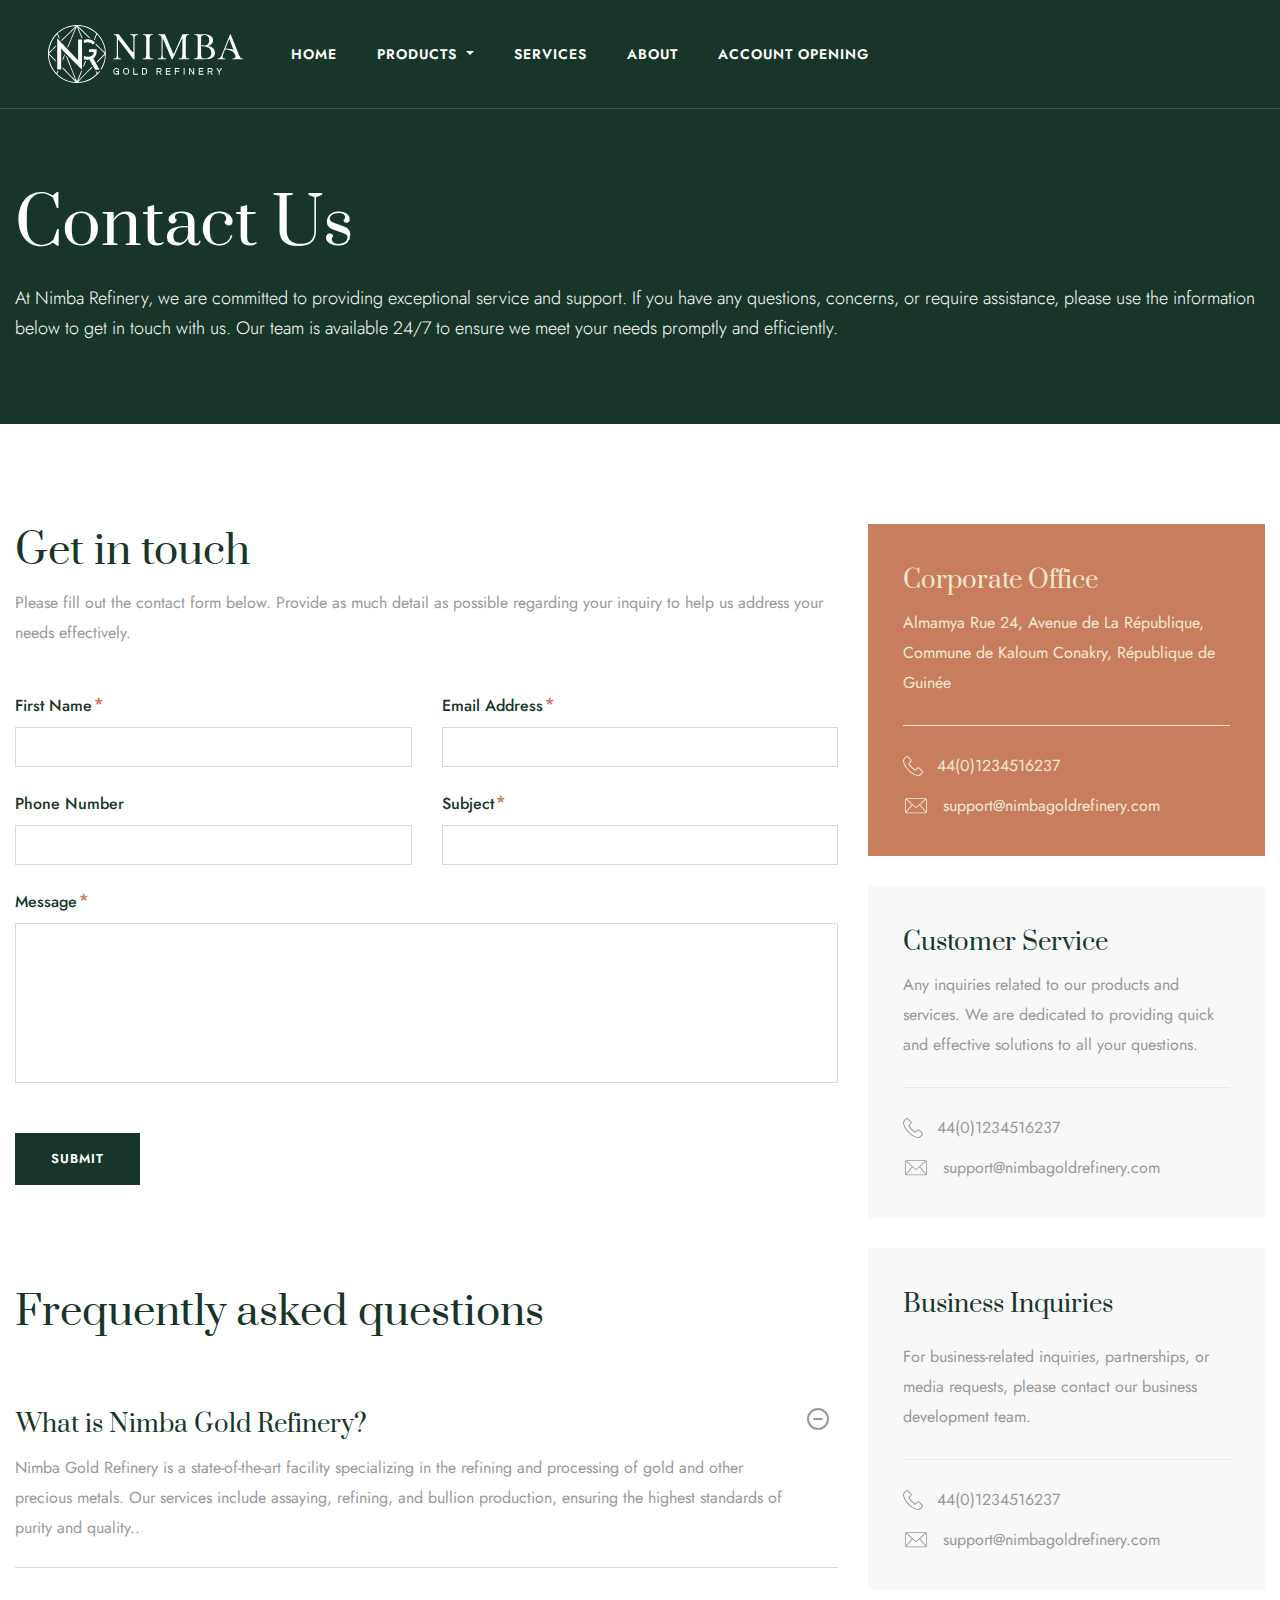
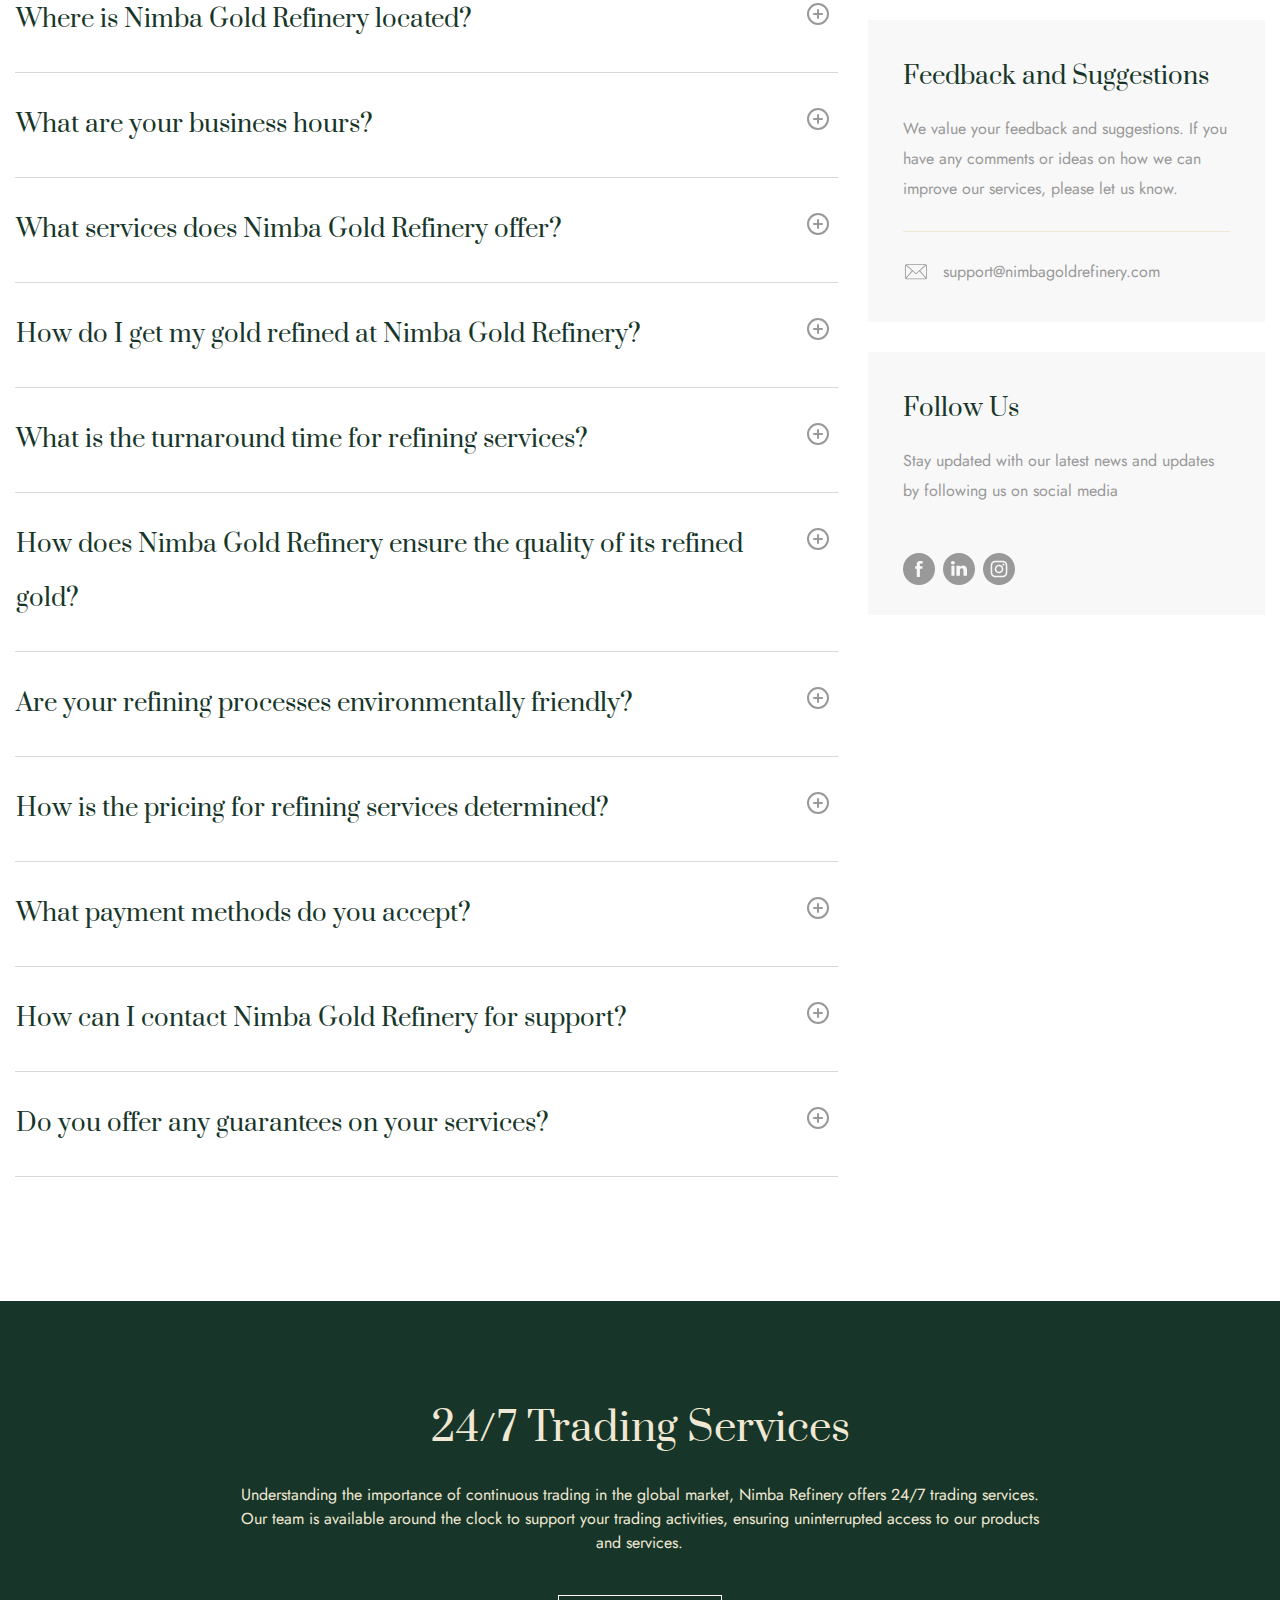
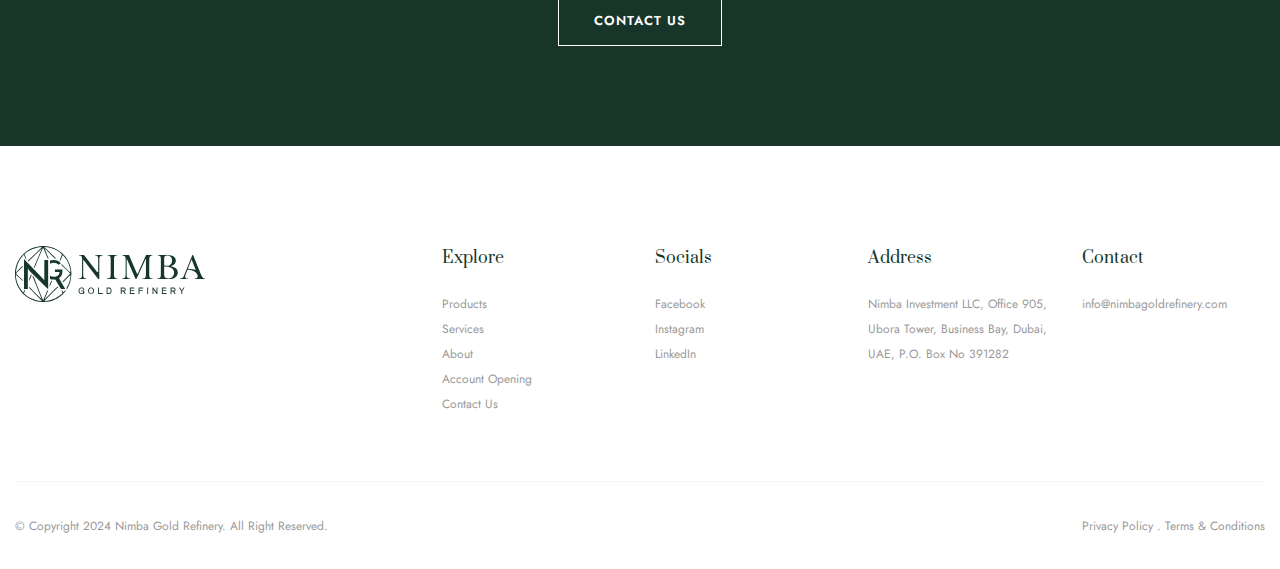
<file: pages/contact.html>
<!DOCTYPE html>
<html lang="en">

<head>
    <meta charset="UTF-8">
    <meta name="viewport" content="width=device-width, initial-scale=1, shrink-to-fit=no">
    <link rel="stylesheet" href="https://cdn.jsdelivr.net/npm/bootstrap@4.6.2/dist/css/bootstrap.min.css">
    <link rel="stylesheet" href="../assets/css/common.css">
    <link rel="stylesheet" href="../assets/css/contact.css">
    <title>Contact</title>
</head>

<body>
       <!-------bootstrap nav start-->
       <nav class="navbar navbar-expand-lg navbar-light nav-header sticky-top">
        <div class="container">
            <a class="navbar-brand" href="../index.html"><img src="../assets/images/logo.svg" alt="" class="image"></a>
            <button class="navbar-toggler border-0" type="button" data-toggle="collapse"
                data-target="#navbarSupportedContent" aria-controls="navbarSupportedContent" aria-expanded="false"
                aria-label="Toggle navigation">
                <span class="navbar-toggler-icon"></span>
            </button>
            <div class="collapse navbar-collapse" id="navbarSupportedContent">
                <ul class="navbar-nav ">
                    <li class="nav-item active">
                        <a class="nav-link nav-list" href="../index.html">HOME <span class="sr-only">(current)</span></a>
                    </li>
                    <li class="nav-item dropdown ">
                        <a class="nav-link dropdown-toggle nav-list" href="#" role="button" data-toggle="dropdown"
                            aria-expanded="false">PRODUCTS
                        </a>
                        <div class="dropdown-menu">
                            <a class="dropdown-item dropdown-text" href="../pages/product-detailed-page.html">Gold Bars
                            </a>
                            <a class="dropdown-item dropdown-text" href="../pages/products-main-page.html"> Silver
                                Bars</a>
                            <a class="dropdown-item dropdown-text" href="../pages/product-gold-silver.html">Gold and
                                Silver Grains</a>
                        </div>
                    </li>
                    <li class="nav-item">
                        <a class="nav-link nav-list" href="../pages/services.html">SERVICES</a>
                    </li>
                    <li class="nav-item">
                        <a class="nav-link nav-list" href="../pages/about.html">ABOUT</a>
                    </li>
                    <li class="nav-item">
                        <a class="nav-link nav-list" href="../pages/account-opening.html">ACCOUNT OPENING</a>
                    </li>
                    <li class="nav-item">
                        <a class="nav-link nav-list d-none-lg d-block-md" href="../pages/contact.html">CONTACT US</a>
                    </li>
                </ul>
            </div>
            <div class="nav-childs d-none-sm d-none-md">
                <div class=""> <a href="../pages/contact.html" class="nav-btn stndrd-btn ">contact us </a></div>
            </div>
        </div>
    </nav>
    <!-------bootstrap nav end-->
    <!-- stndrd section start -->
    <div class="top-stnd-section bg-green">
        <div class="container">
            <h1 class="main-heading text-center-sm">Contact Us</h1>
            <p class="main-para text-center-sm">At Nimba Refinery, we are committed to providing exceptional service and
                support. If you have any questions, concerns, or require assistance, please use the information below to
                get in touch with us. Our team is available 24/7 to ensure we meet your needs promptly and efficiently.
            </p>
        </div>
    </div>
    <!-- stndrd section end -->
    <div class="section-padding">
        <div class="container">
            <div class="row">
                <div class="col-lg-8">
                    <div class="form-heading">
                        <h2 class="about-sub-heading">Get in touch</h2>
                        <p class="about-para mb-0">Please fill out the contact form below. Provide as much detail as
                            possible
                            regarding your inquiry to help us address your needs effectively.</p>
                    </div>
                    <!-- form start-->
                    <form action="" class="form-wrapper">
                        <div class="row">
                            <div class="col-md-6">
                                <label for="name" class="d-block form-label required">First Name</label>
                                <input type="text" class="form-input" id="name">
                            </div>
                            <div class="col-md-6">
                                <label for="email" class="d-block form-label required">Email Address</label>
                                <input type="email" class="form-input" id="email">
                            </div>
                            <div class="col-md-6">
                                <label for="number" class="d-block form-label">Phone Number</label>
                                <input type="number" class="form-input" id="number">
                            </div>
                            <div class="col-md-6">
                                <label for="Subject" class="d-block form-label required">Subject</label>
                                <input type="text" class="form-input" id="Subject">
                            </div>
                            <div class="col-12">
                                <label for="Message" class="form-label required">Message</label>
                                <textarea type="text" class="form-input field-textarea" maxlength="5000" rows="6"
                                    id="textarea" placeholder=""></textarea>
                            </div>
                            <div class="col-md-4 ">
                                <a href="" class="stndrd-btn form-btn">SUBMIT</a>
                            </div>
                        </div>
                    </form>
                    <!-- form end-->
                    <!-- faqs start-->
                    <div class="section-padding padding-bottom-0">
                        <h3 class="about-sub-heading mb-58">Frequently asked questions</h3>
                        <div class="accordion" id="accordionExample">
                            <div class="faq-wrapper">
                                <button class="about-heading faq-heading mb-0 btn btn-block text-left" type="button"
                                    data-toggle="collapse" data-target="#collapse1" aria-expanded="true"
                                    aria-controls="collapse1">
                                    What is Nimba Gold Refinery?
                                </button>
                                <div id="collapse1" class="about-para mb-0 collapse show" aria-labelledby="headingOne"
                                    data-parent="#accordionExample">
                                    Nimba Gold Refinery is a state-of-the-art facility specializing in the refining
                                    and processing of gold and other precious metals. Our services include assaying,
                                    refining, and bullion production, ensuring the highest standards of purity and
                                    quality..
                                </div>
                            </div>
                            <div class="faq-wrapper">
                                <button class="about-heading faq-heading mb-0 btn btn-block text-left toggle-icon"
                                    type="button" data-toggle="collapse" data-target="#collapse2" aria-expanded="false"
                                    aria-controls="collapse2">
                                    Where is Nimba Gold Refinery located?
                                </button>

                                <div id="collapse2" class="about-para mb-0 collapse" aria-labelledby="headingTwo"
                                    data-parent="#accordionExample">
                                    Nimba Gold Refinery is a state-of-the-art facility specializing in the refining
                                    and processing of gold and other precious metals. Our services include assaying,
                                    refining, and bullion production, ensuring the highest standards of purity and
                                    quality..
                                </div>
                            </div>
                            <div class="faq-wrapper">
                                <button class="about-heading faq-heading mb-0 btn btn-block text-left toggle-icon"
                                    type="button" data-toggle="collapse" data-target="#collapse3" aria-expanded="false"
                                    aria-controls="collapse3">
                                    What are your business hours?
                                </button>

                                <div id="collapse3" class="about-para mb-0 collapse" aria-labelledby="headingTwo"
                                    data-parent="#accordionExample">
                                    Our business hours are Monday to Friday, 9:00 AM to 6:00 PM. However, our trading
                                    services are available 24/7 to meet your needs.
                                </div>
                            </div>
                            <div class="faq-wrapper">
                                <button class="about-heading faq-heading mb-0 btn btn-block text-left toggle-icon"
                                    type="button" data-toggle="collapse" data-target="#collapse4" aria-expanded="false"
                                    aria-controls="collapse4">
                                    What services does Nimba Gold Refinery offer?
                                </button>

                                <div id="collapse4" class="about-para mb-0 collapse" aria-labelledby="headingTwo"
                                    data-parent="#accordionExample">
                                    We offer a range of services including gold refining, assaying, bullion production.
                                    For a detailed list of services, please visit our Services page.
                                </div>
                            </div>
                            <div class="faq-wrapper">
                                <button class="about-heading faq-heading mb-0 btn btn-block text-left toggle-icon"
                                    type="button" data-toggle="collapse" data-target="#collapse5" aria-expanded="false"
                                    aria-controls="collapse5">
                                    How do I get my gold refined at Nimba Gold Refinery?
                                </button>

                                <div id="collapse5" class="about-para mb-0 collapse" aria-labelledby="headingTwo"
                                    data-parent="#accordionExample">
                                    To get your gold refined, please contact our customer service team via email at
                                    info@nimbagoldrefinery.com or call us at +971 4 123 4567 to arrange for an
                                    assessment and quote.
                                </div>
                            </div>
                            <div class="faq-wrapper">
                                <button class="about-heading faq-heading mb-0 btn btn-block text-left toggle-icon"
                                    type="button" data-toggle="collapse" data-target="#collapse6" aria-expanded="false"
                                    aria-controls="collapse6">
                                    What is the turnaround time for refining services?
                                </button>

                                <div id="collapse6" class="about-para mb-0 collapse" aria-labelledby="headingTwo"
                                    data-parent="#accordionExample">
                                    The turnaround time for refining services typically ranges from 3 to 5 business
                                    days, depending on the volume and type of material. We strive to provide efficient
                                    and timely services for all our clients.
                                </div>
                            </div>
                            <div class="faq-wrapper">
                                <button class="about-heading faq-heading mb-0 btn btn-block text-left toggle-icon"
                                    type="button" data-toggle="collapse" data-target="#collapse7" aria-expanded="false"
                                    aria-controls="collapse7">
                                    How does Nimba Gold Refinery ensure the quality of its refined gold?
                                </button>

                                <div id="collapse7" class="about-para mb-0 collapse" aria-labelledby="headingTwo"
                                    data-parent="#accordionExample">
                                    We adhere to the highest industry standards and utilize advanced technologies in our
                                    refining process. Our in-house laboratory performs rigorous testing and assaying to
                                    ensure the purity and quality of the refined gold.
                                </div>
                            </div>
                            <div class="faq-wrapper">
                                <button class="about-heading faq-heading mb-0 btn btn-block text-left toggle-icon"
                                    type="button" data-toggle="collapse" data-target="#collapse8" aria-expanded="false"
                                    aria-controls="collapse8">
                                    Are your refining processes environmentally friendly?
                                </button>

                                <div id="collapse8" class="about-para mb-0 collapse" aria-labelledby="headingTwo"
                                    data-parent="#accordionExample">
                                    Yes, we are committed to sustainable and environmentally friendly practices. Our refining processes are designed to minimize environmental impact and comply with all relevant regulations.
                                </div>
                            </div>
                            <div class="faq-wrapper">
                                <button class="about-heading faq-heading mb-0 btn btn-block text-left toggle-icon"
                                    type="button" data-toggle="collapse" data-target="#collapse9" aria-expanded="false"
                                    aria-controls="collapse9">
                                    How is the pricing for refining services determined?
                                </button>

                                <div id="collapse9" class="about-para mb-0 collapse" aria-labelledby="headingTwo"
                                    data-parent="#accordionExample">
                                    Pricing is based on the weight and purity of the material being refined, as well as the current market rates for gold. For a detailed quote, please contact our customer service team.
                                </div>
                            </div>
                            <div class="faq-wrapper">
                                <button class="about-heading faq-heading mb-0 btn btn-block text-left toggle-icon"
                                    type="button" data-toggle="collapse" data-target="#collapse10" aria-expanded="false"
                                    aria-controls="collapse10">
                                    What payment methods do you accept?
                                </button>

                                <div id="collapse10" class="about-para mb-0 collapse" aria-labelledby="headingTwo"
                                    data-parent="#accordionExample">
                                    We accept various payment methods, including bank transfers, credit/debit cards. Please contact our billing department for specific payment arrangements.
                                </div>
                            </div>
                            <div class="faq-wrapper">
                                <button class="about-heading faq-heading mb-0 btn btn-block text-left toggle-icon"
                                    type="button" data-toggle="collapse" data-target="#collapse11" aria-expanded="false"
                                    aria-controls="collapse11">
                                    How can I contact Nimba Gold Refinery for support?
                                </button>

                                <div id="collapse11" class="about-para mb-0 collapse" aria-labelledby="headingTwo"
                                    data-parent="#accordionExample">
                                    You can contact us via email at info@nimbagoldrefinery.com, call us at +971 50 465 4354, or fill out the contact form on our Contact Us page. Our customer service team is available to assist you.
                                </div>
                            </div>
                            <div class="faq-wrapper">
                                <button class="about-heading faq-heading mb-0 btn btn-block text-left toggle-icon"
                                    type="button" data-toggle="collapse" data-target="#collapse12" aria-expanded="false"
                                    aria-controls="collapse12">
                                    Do you offer any guarantees on your services?
                                </button>

                                <div id="collapse12" class="about-para mb-0  collapse" aria-labelledby="headingTwo"
                                    data-parent="#accordionExample">
                                    es, we offer a satisfaction guarantee on all our services. If you have any concerns, please contact our customer service team, and we will work to resolve any issues promptly.
                                </div>
                            </div>
                        </div>
                    </div>
                </div>
                <!-- faqs end-->
                <div class="col-lg-4">
                    <div class="contact-sidebar-wrapper contact-cards">
                        <h4 class="about-heading mb-0">Corporate Office </h4>
                        <p class="about-para side-para">Almamya Rue 24, Avenue de La République, Commune de Kaloum
                            Conakry, République de Guinée</p>
                        <div class="contact-icon-wrapper d-flex">
                            <img src="../assets/images/contact-call-logo.svg" alt="" class="contact-icons-hover">
                            <a href="tel:+44(0)1234516237" class="link">
                                <p class="logo-caption">44(0)1234516237</p>
                            </a>
                        </div>
                        <div class="contact-icon-wrapper d-flex">
                            <img src="../assets/images/contact-email-logo.svg" alt="" class="contact-icons-hover">
                            <a href="mailto:support@nimbagoldrefinery.com" class="link">
                                <p class="logo-caption mb-0">support@nimbagoldrefinery.com</p>
                            </a>
                        </div>
                    </div>
                    <div class="contact-sidebar-wrapper">
                        <h4 class="about-heading mb-0">Customer Service</h4>
                        <p class="about-para side-para">Any inquiries related to our products and services. We are
                            dedicated to providing quick and effective solutions to all your questions.</p>
                        <div class="contact-icon-wrapper d-flex">
                            <img src="../assets/images/contact-call-logo2.svg" alt="" class="contact-icons-initial">
                            <a href="tel:+44(0)1234516237" class="link">
                                <p class="logo-caption">44(0)1234516237</p>
                            </a>
                            </a>
                        </div>
                        <div class="contact-icon-wrapper d-flex">
                            <img src="../assets/images/contact-email-logo2.svg" alt="" class="contact-icons-initial">
                            <a href="mailto:support@nimbagoldrefinery.com" class="link">
                                <p class="logo-caption mb-0">support@nimbagoldrefinery.com</p>
                            </a>
                        </div>
                    </div>
                    <div class="contact-sidebar-wrapper">
                        <h4 class="about-heading">Business Inquiries</h4>
                        <p class="about-para side-para">For business-related inquiries, partnerships, or media requests,
                            please contact our business development team.</p>
                        <div class="contact-icon-wrapper d-flex">
                            <img src="../assets/images/contact-call-logo2.svg" alt="" class="contact-icons-initial">
                            <a href="tel:+44(0)1234516237" class="link">
                                <p class="logo-caption">44(0)1234516237</p>
                            </a>
                        </div>
                        <div class="contact-icon-wrapper d-flex">
                            <img src="../assets/images/contact-email-logo2.svg" alt="" class="contact-icons-initial">
                            <a href="mailto:support@nimbagoldrefinery.com" class="link">
                                <p class="logo-caption mb-0">support@nimbagoldrefinery.com</p>
                            </a>
                        </div>
                    </div>
                    <div class="contact-sidebar-wrapper">
                        <h4 class="about-heading">Feedback and Suggestions</h4>
                        <p class="about-para side-para">We value your feedback and suggestions. If you have any comments
                            or ideas on how we can improve our services, please let us know.</p>

                        <div class="contact-icon-wrapper d-flex">
                            <img src="../assets/images/contact-email-logo2.svg" alt="" class="contact-icons-initial">
                            <a href="mailto:support@nimbagoldrefinery.com" class="link">
                                <p class="logo-caption mb-0">support@nimbagoldrefinery.com</p>
                            </a>
                        </div>
                    </div>
                    <div class="contact-sidebar-wrapper">
                        <h4 class="about-heading">Follow Us</h4>
                        <p class="about-para side-para border-bottom-0">Stay updated with our latest news and updates by
                            following us on
                            social media</p>
                        <div class="follow-wrapper d-flex">
                            <a href="https://www.facebook.com/" target="_blank"> <img src="../assets/images/contact-follow-logo1.svg"
                                    alt="" class="folow-icons">
                            </a>
                            <a href="https://www.linkedin.com/" target="_blank"> <img src="../assets/images/contact-follow-logo2.svg"
                                    alt="" class="folow-icons">
                            </a>
                            <a href="https://www.instagram.com/" target="_blank"><img src="../assets/images/contact-follow-logo3.svg"
                                    alt="" class="folow-icons">
                            </a>

                        </div>
                    </div>
                </div>
            </div>
        </div>
    </div>
    <!-- green sub-section start -->
    <div class="section-padding bg-green">
        <div class="container">
            <div class="row">
                <div class="col-md-6 offset-md-3">
                    <h3 class="discovery-heading text-center">24/7 Trading Services
                    </h3>
                </div>
                <div class="col-md-8 offset-md-2">
                    <h3 class="discovery-para text-center">Understanding the importance of continuous trading in the
                        global market, Nimba Refinery offers 24/7 trading services. Our team is available around the
                        clock to support your trading activities, ensuring uninterrupted access to our products and
                        services.
                    </h3>
                </div>
                <div class="col-md-4 offset-md-4">
                    <div class="text-center"> <a href="" class="btn-green stndrd-btn ">contact us </a></div>
                </div>
            </div>
        </div>
    </div>
    <!-- green sub-section end -->
    <!-- Footer  start -->
    <footer class="section-padding padding-bottom-0">
        <div class="container">
            <div class="footer-content">
                <div class="row">
                    <div class="col-lg-4">
                        <a href="../index.html"> <img src="../assets/images/footer-logo.svg" alt=""></a>
                    </div>
                    <div class="col-lg-8">
                        <div class="row">
                            <div class="col-lg-3 col-md-6 col-12">
                                <div class="footer-heading"> Explore</div>
                                <li class="footer-list"> <a href="../pages/products-main-page.html"
                                        class="footer-link">Products</a> </li>
                                <li class="footer-list"> <a href="../pages/services.html"
                                        class="footer-link">Services</a></li>
                                <li class="footer-list"> <a href="../pages/about.html" class="footer-link">About</a>
                                </li>
                                <li class="footer-list"> <a href="../pages/account-opening.html"
                                        class="footer-link">Account Opening</a></li>
                                <li class="footer-list"> <a href="../pages/contact.html" class="footer-link">Contact
                                        Us</a>
                                </li>
                            </div>
                            <div class="col-lg-3 col-md-6 col-12">
                                <div class="footer-heading"> Socials</div>
                                <li class="footer-list"> <a href="https://www.facebook.com/" target="_blank"
                                        class="footer-link">Facebook</a></li>
                                <li class="footer-list"> <a href="https://www.instagram.com/" target="_blank"
                                        class="footer-link">Instagram</a> </li>
                                <li class="footer-list"> <a href="https://www.linkedin.com/" target="_blank"
                                        class="footer-link">LinkedIn</a></li>
                            </div>
                            <div class="col-lg-3 col-md-6 col-12">
                                <div class="footer-heading">Address</div>
                                <li class="footer-list"> <a href="" class="footer-link">Nimba Investment LLC, Office
                                        905, Ubora
                                        Tower, Business Bay, Dubai, UAE, P.O. Box No 391282</a></li>
                            </div>
                            <div class="col-lg-3 col-md-6 col-12">
                                <div class="footer-heading">Contact</div>
                                <li class="footer-list"> <a href="mailto:support@nimbagoldrefinery.com"
                                        class="footer-link">info@nimbagoldrefinery.com</a>
                                </li>
                            </div>
                        </div>
                    </div>
                </div>
            </div>
            <div class="footer-nav d-flex justify-content-between align-content-center">
                <div class="footer-nav-child mb-3"><a href="" class="footer-link">
                        © Copyright 2024 Nimba Gold Refinery. All Right Reserved. </a>
                </div>
                <div class="footer-nav-child">
                    <a href="../pages/privacy-policy.html" class="footer-link">Privacy Policy .</a>
                    <a href="" class="footer-link">Terms & Conditions</a>
    
                </div>
            </div>
        </div>
    </footer>
    <!-- Footer  end -->


   <!-- bootstrap  js start -->
   <script src="https://cdn.jsdelivr.net/npm/jquery@3.5.1/dist/jquery.slim.min.js"
   integrity="sha384-DfXdz2htPH0lsSSs5nCTpuj/zy4C+OGpamoFVy38MVBnE+IbbVYUew+OrCXaRkfj"
   crossorigin="anonymous"></script>
<script src="https://cdn.jsdelivr.net/npm/popper.js@1.16.1/dist/umd/popper.min.js"
   integrity="sha384-9/reFTGAW83EW2RDu2S0VKaIzap3H66lZH81PoYlFhbGU+6BZp6G7niu735Sk7lN"
   crossorigin="anonymous"></script>
<script src="https://cdn.jsdelivr.net/npm/bootstrap@4.6.2/dist/js/bootstrap.min.js"
   integrity="sha384-+sLIOodYLS7CIrQpBjl+C7nPvqq+FbNUBDunl/OZv93DB7Ln/533i8e/mZXLi/P+"
   crossorigin="anonymous"></script>
   <!-- bootstrap  js end -->

<!----- Jquery CDN ----->
<script src="https://cdnjs.cloudflare.com/ajax/libs/jquery/3.7.1/jquery.min.js" crossorigin="anonymous"
   referrerpolicy="no-referrer"></script>

<!----- Owl Carousel CDN ----->
<script src="https://cdnjs.cloudflare.com/ajax/libs/OwlCarousel2/2.3.4/owl.carousel.js" crossorigin="anonymous"
   referrerpolicy="no-referrer"></script>

<script src="../assets/js/slider.js"></script>
</body>

</html>
</file>
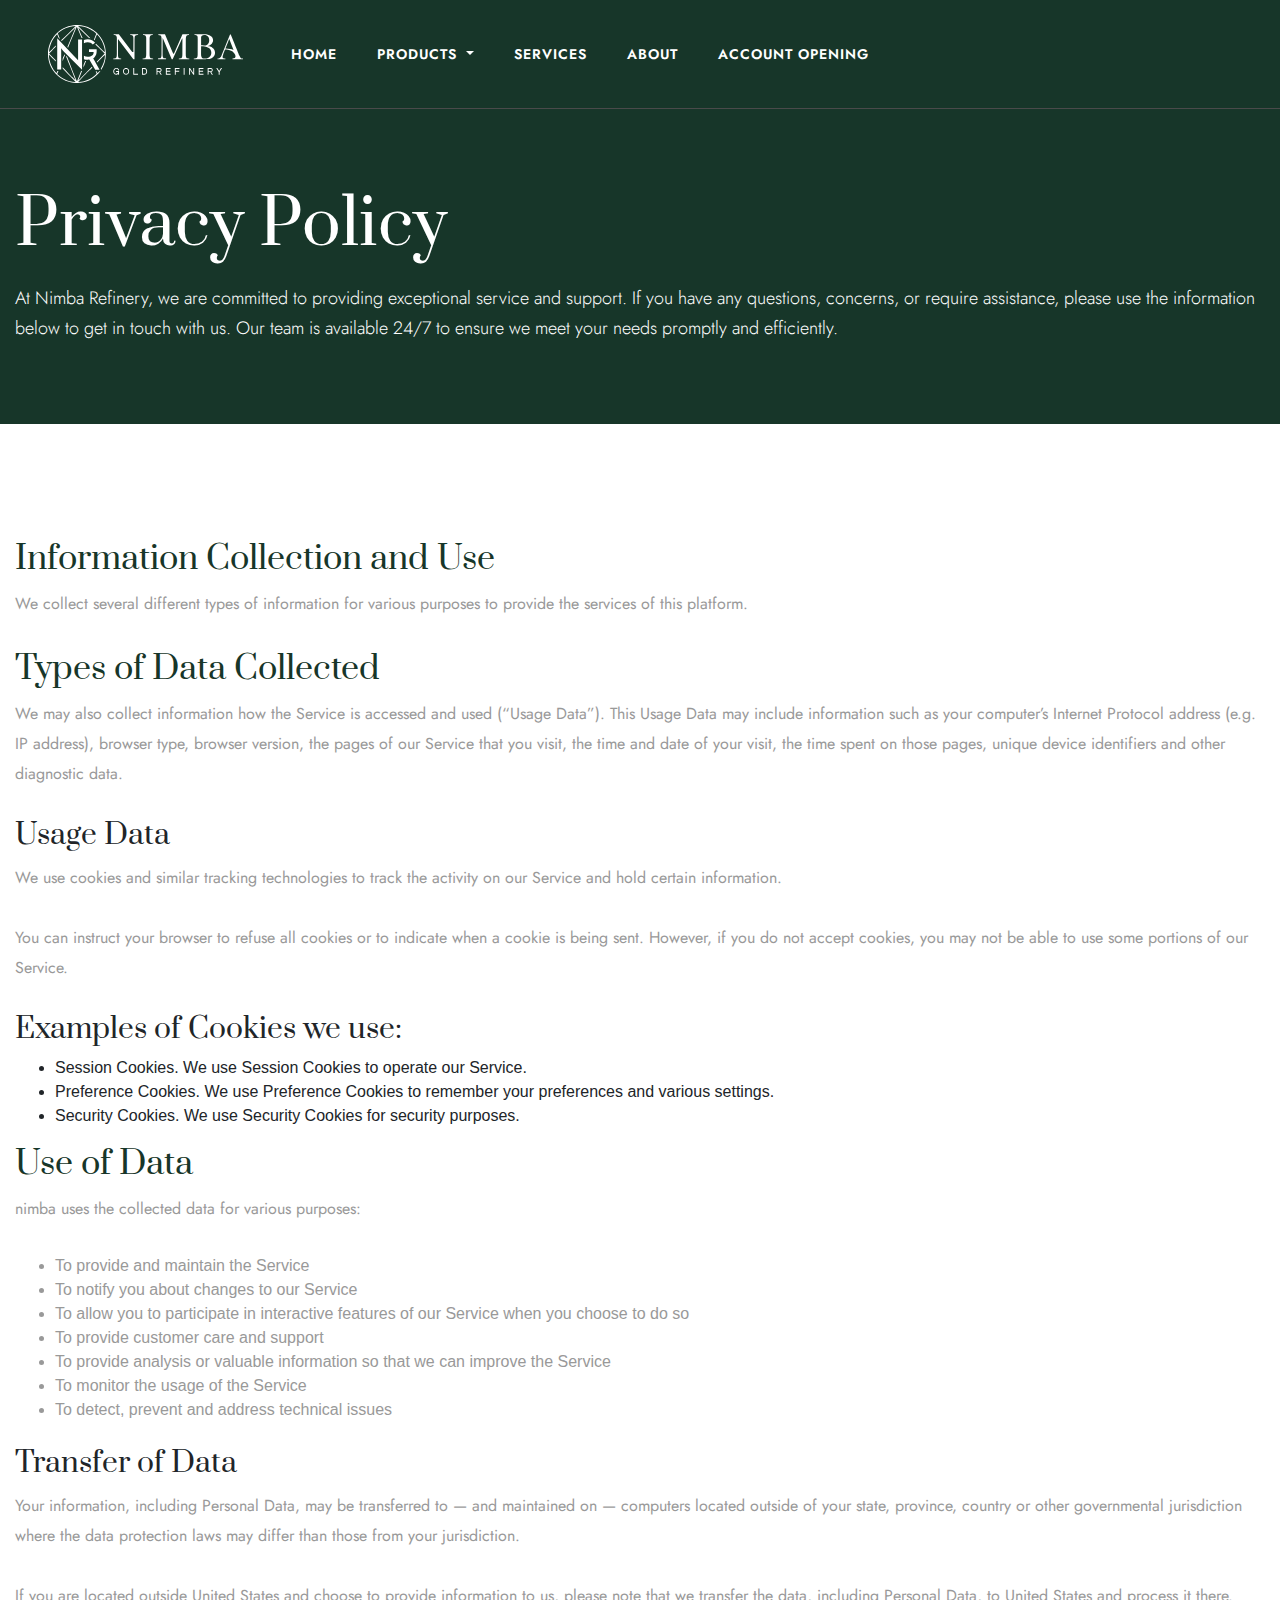
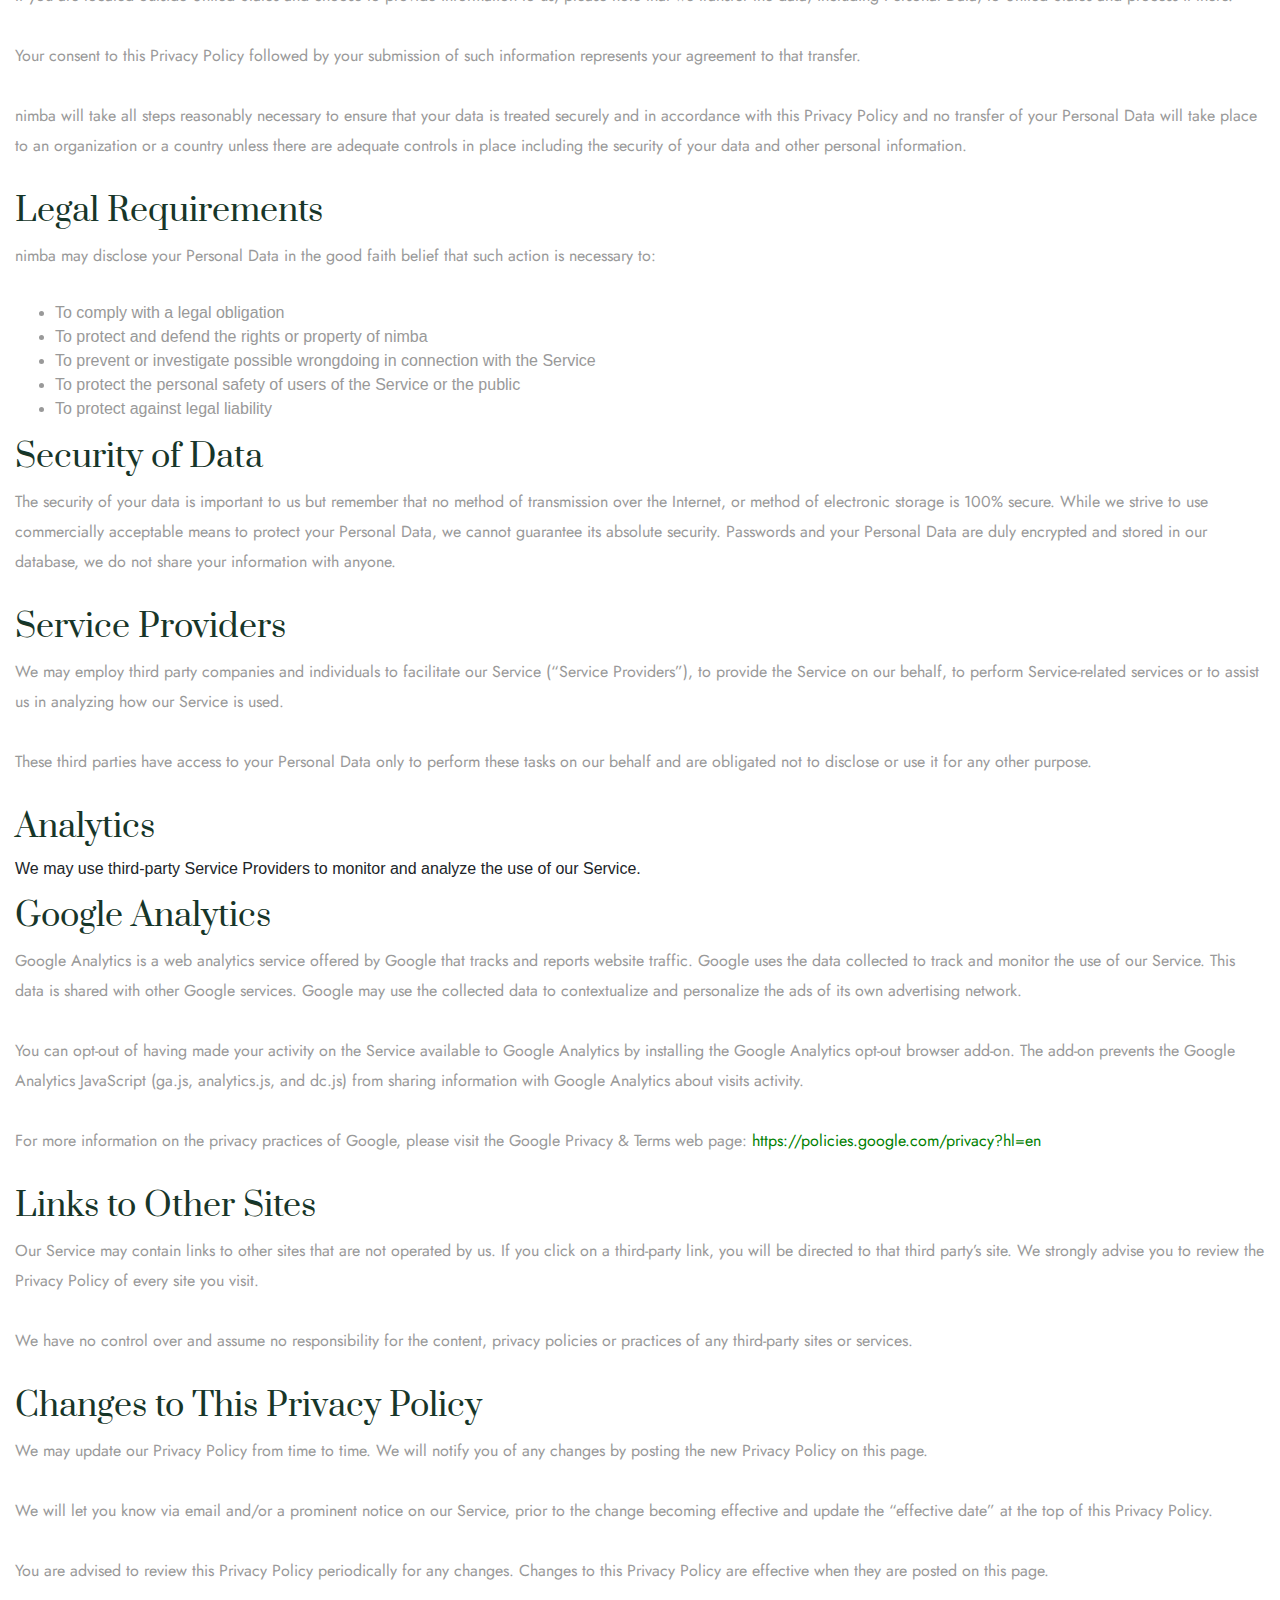
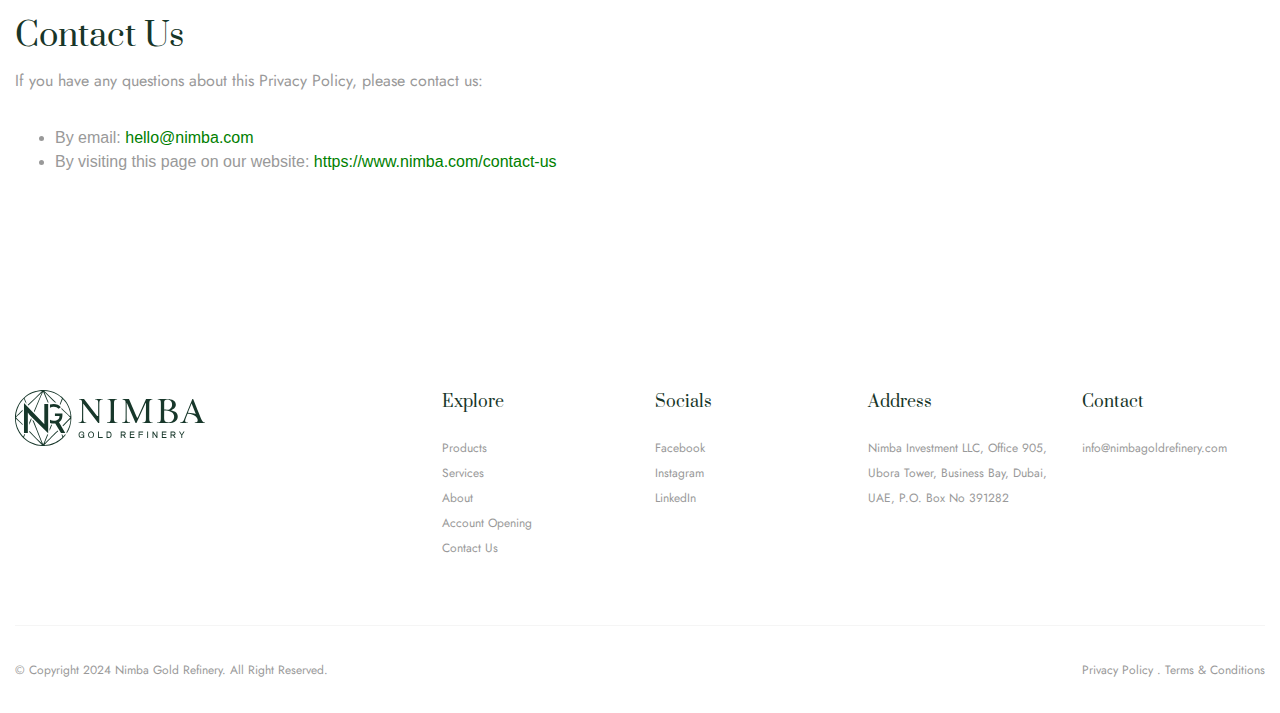
<file: pages/privacy-policy.html>
<!DOCTYPE html>
<html lang="en">

<head>
    <meta charset="UTF-8">
    <meta name="viewport" content="width=device-width, initial-scale=1, shrink-to-fit=no">
    <link rel="stylesheet" href="https://cdn.jsdelivr.net/npm/bootstrap@4.6.2/dist/css/bootstrap.min.css">
    <link rel="stylesheet" href="../assets/css/common.css">
    <title>privacy policy</title>
</head>

<body>
    <!-------bootstrap nav start-->
    <nav class="navbar navbar-expand-lg navbar-light nav-header sticky-top">
        <div class="container">
            <a class="navbar-brand" href="../index.html"><img src="../assets/images/logo.svg" alt="" class="image"></a>
            <button class="navbar-toggler border-0" type="button" data-toggle="collapse"
                data-target="#navbarSupportedContent" aria-controls="navbarSupportedContent" aria-expanded="false"
                aria-label="Toggle navigation">
                <span class="navbar-toggler-icon"></span>
            </button>
            <div class="collapse navbar-collapse" id="navbarSupportedContent">
                <ul class="navbar-nav ">
                    <li class="nav-item active">
                        <a class="nav-link nav-list" href="../index.html">HOME <span
                                class="sr-only">(current)</span></a>
                    </li>
                    <li class="nav-item dropdown ">
                        <a class="nav-link dropdown-toggle nav-list" href="#" role="button" data-toggle="dropdown"
                            aria-expanded="false">PRODUCTS
                        </a>
                        <div class="dropdown-menu">
                            <a class="dropdown-item dropdown-text" href="../pages/product-detailed-page.html">Gold Bars
                            </a>
                            <a class="dropdown-item dropdown-text" href="../pages/products-main-page.html"> Silver
                                Bars</a>
                            <a class="dropdown-item dropdown-text" href="../pages/product-gold-silver.html">Gold and
                                Silver Grains</a>
                        </div>
                    </li>
                    <li class="nav-item">
                        <a class="nav-link nav-list" href="../pages/services.html">SERVICES</a>
                    </li>
                    <li class="nav-item">
                        <a class="nav-link nav-list" href="../pages/about.html">ABOUT</a>
                    </li>
                    <li class="nav-item">
                        <a class="nav-link nav-list" href="../pages/account-opening.html">ACCOUNT OPENING</a>
                    </li>
                    <li class="nav-item">
                        <a class="nav-link nav-list d-none-lg d-block-md" href="../pages/contact.html">CONTACT US</a>
                    </li>
                </ul>
            </div>
            <div class="nav-childs d-none-sm d-none-md">
                <div class=""> <a href="../pages/contact.html" class="nav-btn stndrd-btn ">contact us </a></div>
            </div>
        </div>
    </nav>
    <!-------bootstrap nav end-->
    <!-- stndrd section start -->
    <div class="top-stnd-section bg-green">
        <div class="container">
            <h1 class="main-heading text-center-sm">Privacy Policy</h1>
            <p class="main-para text-center-sm">At Nimba Refinery, we are committed to providing exceptional service and
                support. If you have any questions, concerns, or require assistance, please use the information below to
                get in touch with us. Our team is available 24/7 to ensure we meet your needs promptly and efficiently.
            </p>
        </div>
    </div>
    <!-- stndrd section end -->
    <section class="section-padding text-page">
        <div class="container">
            <h2 class="text-start heading2">Information Collection and Use</h2>
            <p>We collect several different types of information for various purposes to provide the services of this
                platform.</p>

            <h3 class="heading2">Types of Data Collected</h3>
            <p> We may also collect information how the Service is accessed and used (“Usage Data”). This Usage Data may
                include information such as your computer’s Internet Protocol address (e.g. IP address), browser type,
                browser version, the pages of our Service that you visit, the time and date of your visit, the time
                spent on those pages, unique device identifiers and other diagnostic data. </p>

            <h4 class="heading3">Usage Data</h4>
            <p>We use cookies and similar tracking technologies to track the activity on our Service and hold certain
                information.</p>
            <p> You can instruct your browser to refuse all cookies or to indicate when a cookie is being sent. However,
                if you do not accept cookies, you may not be able to use some portions of our Service. </p>
            <h5 class="heading3">Examples of Cookies we use:</h5>
            <ul>
                <li>Session Cookies. We use Session Cookies to operate our Service.</li>
                <li>Preference Cookies. We use Preference Cookies to remember your preferences and various settings.
                </li>
                <li>Security Cookies. We use Security Cookies for security purposes.</li>
            </ul>
            <h2 class="heading2">Use of Data</h2>
            <p>nimba uses the collected data for various purposes:</p>
            <ul class="bullet-list">
                <li>To provide and maintain the Service</li>
                <li>To notify you about changes to our Service</li>
                <li>To allow you to participate in interactive features of our Service when you choose to do so</li>
                <li>To provide customer care and support</li>
                <li>To provide analysis or valuable information so that we can improve the Service</li>
                <li>To monitor the usage of the Service</li>
                <li>To detect, prevent and address technical issues</li>
            </ul>
            <h3 class="heading3">Transfer of Data</h3>
            <p>Your information, including Personal Data, may be transferred to — and maintained on — computers located
                outside of your state, province, country or other governmental jurisdiction where the data protection
                laws may differ than those from your jurisdiction.</p>
            <p>If you are located outside United States and choose to provide information to us, please note that we
                transfer the data, including Personal Data, to United States and process it there.</p>
            <p>Your consent to this Privacy Policy followed by your submission of such information represents your
                agreement to that transfer.</p>
            <p> nimba will take all steps reasonably necessary to ensure that your data is treated securely and in
                accordance with this Privacy Policy and no transfer of your Personal Data will take place to an
                organization or a country unless there are adequate controls in place including the security of your
                data and other personal information. </p>
            <h3 class="heading2">Legal Requirements</h3>
            <p>nimba may disclose your Personal Data in the good faith belief that such action is necessary to:</p>
            <ul class="bullet-list">
                <li>To comply with a legal obligation</li>
                <li>To protect and defend the rights or property of nimba</li>
                <li>To prevent or investigate possible wrongdoing in connection with the Service</li>
                <li>To protect the personal safety of users of the Service or the public</li>
                <li>To protect against legal liability</li>
            </ul>
            <h3 class="heading2">Security of Data</h3>
            <p> The security of your data is important to us but remember that no method of transmission over the
                Internet, or method of electronic storage is 100% secure. While we strive to use commercially acceptable
                means to protect your Personal Data, we cannot guarantee its absolute security. Passwords and your
                Personal Data are duly encrypted and stored in our database, we do not share your information with
                anyone. </p>
            <h3 class="heading2">Service Providers</h3>
            <p>We may employ third party companies and individuals to facilitate our Service (“Service Providers”), to
                provide the Service on our behalf, to perform Service-related services or to assist us in analyzing how
                our Service is used.</p>
            <p> These third parties have access to your Personal Data only to perform these tasks on our behalf and are
                obligated not to disclose or use it for any other purpose. </p>
            <h3 class="heading2">Analytics</h3>
            We may use third-party Service Providers to monitor and analyze the use of our Service.
            <h3 class="heading2">Google Analytics</h3>
            <p>Google Analytics is a web analytics service offered by Google that tracks and reports website traffic.
                Google uses the data collected to track and monitor the use of our Service. This data is shared with
                other Google services. Google may use the collected data to contextualize and personalize the ads of its
                own advertising network.</p>
            <p>You can opt-out of having made your activity on the Service available to Google Analytics by installing
                the Google Analytics opt-out browser add-on. The add-on prevents the Google Analytics JavaScript (ga.js,
                analytics.js, and dc.js) from sharing information with Google Analytics about visits activity.</p>
            <p> For more information on the privacy practices of Google, please visit the Google Privacy &amp; Terms web
                page: <a href="https://policies.google.com/privacy?hl=en">https://policies.google.com/privacy?hl=en</a>
            </p>
            <h2 class="heading2">Links to Other Sites</h2>
            <p>Our Service may contain links to other sites that are not operated by us. If you click on a third-party
                link, you will be directed to that third party’s site. We strongly advise you to review the Privacy
                Policy of every site you visit.</p>
            <p> We have no control over and assume no responsibility for the content, privacy policies or practices of
                any third-party sites or services. </p>
            <h2 class="heading2">Changes to This Privacy Policy</h2>
            <p>We may update our Privacy Policy from time to time. We will notify you of any changes by posting the new
                Privacy Policy on this page.</p>
            <p>We will let you know via email and/or a prominent notice on our Service, prior to the change becoming
                effective and update the “effective date” at the top of this Privacy Policy.</p>
            <p> You are advised to review this Privacy Policy periodically for any changes. Changes to this Privacy
                Policy are effective when they are posted on this page. </p>
            <h2 class="heading2">Contact Us</h2>
            <p>If you have any questions about this Privacy Policy, please contact us:</p>
            <ul class="bullet-list">
                <li>By email: <a href="mailto:hello@nimba.com">hello@nimba.com</a></li>
                <li>By visiting this page on our website: <a
                        href="https://www.nimba.com/contact-us">https://www.nimba.com/contact-us</a></li>
            </ul>
        </div>
    </section>
    <!-- Footer  start -->
    <footer class="section-padding padding-bottom-0">
        <div class="container">
            <div class="footer-content">
                <div class="row">
                    <div class="col-lg-4">
                        <a href="../index.html"> <img src="../assets/images/footer-logo.svg" alt=""></a>
                    </div>
                    <div class="col-lg-8">
                        <div class="row">
                            <div class="col-lg-3 col-md-6 col-12">
                                <div class="footer-heading"> Explore</div>
                                <li class="footer-list"> <a href="../pages/products-main-page.html"
                                        class="footer-link">Products</a> </li>
                                <li class="footer-list"> <a href="../pages/services.html"
                                        class="footer-link">Services</a></li>
                                <li class="footer-list"> <a href="../pages/about.html" class="footer-link">About</a>
                                </li>
                                <li class="footer-list"> <a href="../pages/account-opening.html"
                                        class="footer-link">Account Opening</a></li>
                                <li class="footer-list"> <a href="../pages/contact.html" class="footer-link">Contact
                                        Us</a>
                                </li>
                            </div>
                            <div class="col-lg-3 col-md-6 col-12">
                                <div class="footer-heading"> Socials</div>
                                <li class="footer-list"> <a href="https://www.facebook.com/" target="_blank"
                                        class="footer-link">Facebook</a></li>
                                <li class="footer-list"> <a href="https://www.instagram.com/" target="_blank"
                                        class="footer-link">Instagram</a> </li>
                                <li class="footer-list"> <a href="https://www.linkedin.com/" target="_blank"
                                        class="footer-link">LinkedIn</a></li>
                            </div>
                            <div class="col-lg-3 col-md-6 col-12">
                                <div class="footer-heading">Address</div>
                                <li class="footer-list"> <a href="" class="footer-link">Nimba Investment LLC, Office
                                        905, Ubora
                                        Tower, Business Bay, Dubai, UAE, P.O. Box No 391282</a></li>
                            </div>
                            <div class="col-lg-3 col-md-6 col-12">
                                <div class="footer-heading">Contact</div>
                                <li class="footer-list"> <a href="mailto:support@nimbagoldrefinery.com"
                                        class="footer-link">info@nimbagoldrefinery.com</a>
                                </li>
                            </div>
                        </div>
                    </div>
                </div>
            </div>
            <div class="footer-nav d-flex justify-content-between align-content-center">
                <div class="footer-nav-child mb-3"><a href="" class="footer-link">
                        © Copyright 2024 Nimba Gold Refinery. All Right Reserved. </a>
                </div>
                <div class="footer-nav-child">
                    <a href="../pages/privacy-policy.html" class="footer-link">Privacy Policy .</a>
                    <a href="" class="footer-link">Terms & Conditions</a>
    
                </div>
            </div>
        </div>
    </footer>
    <!-- Footer  end -->
    <!-- bootstrap  js start -->
    <script src="https://cdn.jsdelivr.net/npm/jquery@3.5.1/dist/jquery.slim.min.js"
        integrity="sha384-DfXdz2htPH0lsSSs5nCTpuj/zy4C+OGpamoFVy38MVBnE+IbbVYUew+OrCXaRkfj"
        crossorigin="anonymous"></script>
    <script src="https://cdn.jsdelivr.net/npm/popper.js@1.16.1/dist/umd/popper.min.js"
        integrity="sha384-9/reFTGAW83EW2RDu2S0VKaIzap3H66lZH81PoYlFhbGU+6BZp6G7niu735Sk7lN"
        crossorigin="anonymous"></script>
    <script src="https://cdn.jsdelivr.net/npm/bootstrap@4.6.2/dist/js/bootstrap.min.js"
        integrity="sha384-+sLIOodYLS7CIrQpBjl+C7nPvqq+FbNUBDunl/OZv93DB7Ln/533i8e/mZXLi/P+"
        crossorigin="anonymous"></script>
    <!-- bootstrap  js end -->

    <!----- Jquery CDN ----->
    <script src="https://cdnjs.cloudflare.com/ajax/libs/jquery/3.7.1/jquery.min.js" crossorigin="anonymous"
        referrerpolicy="no-referrer"></script>

    <!----- Owl Carousel CDN ----->
    <script src="https://cdnjs.cloudflare.com/ajax/libs/OwlCarousel2/2.3.4/owl.carousel.js" crossorigin="anonymous"
        referrerpolicy="no-referrer"></script>

    <script src="../assets/js/slider.js"></script>
</body>

</html>
</file>
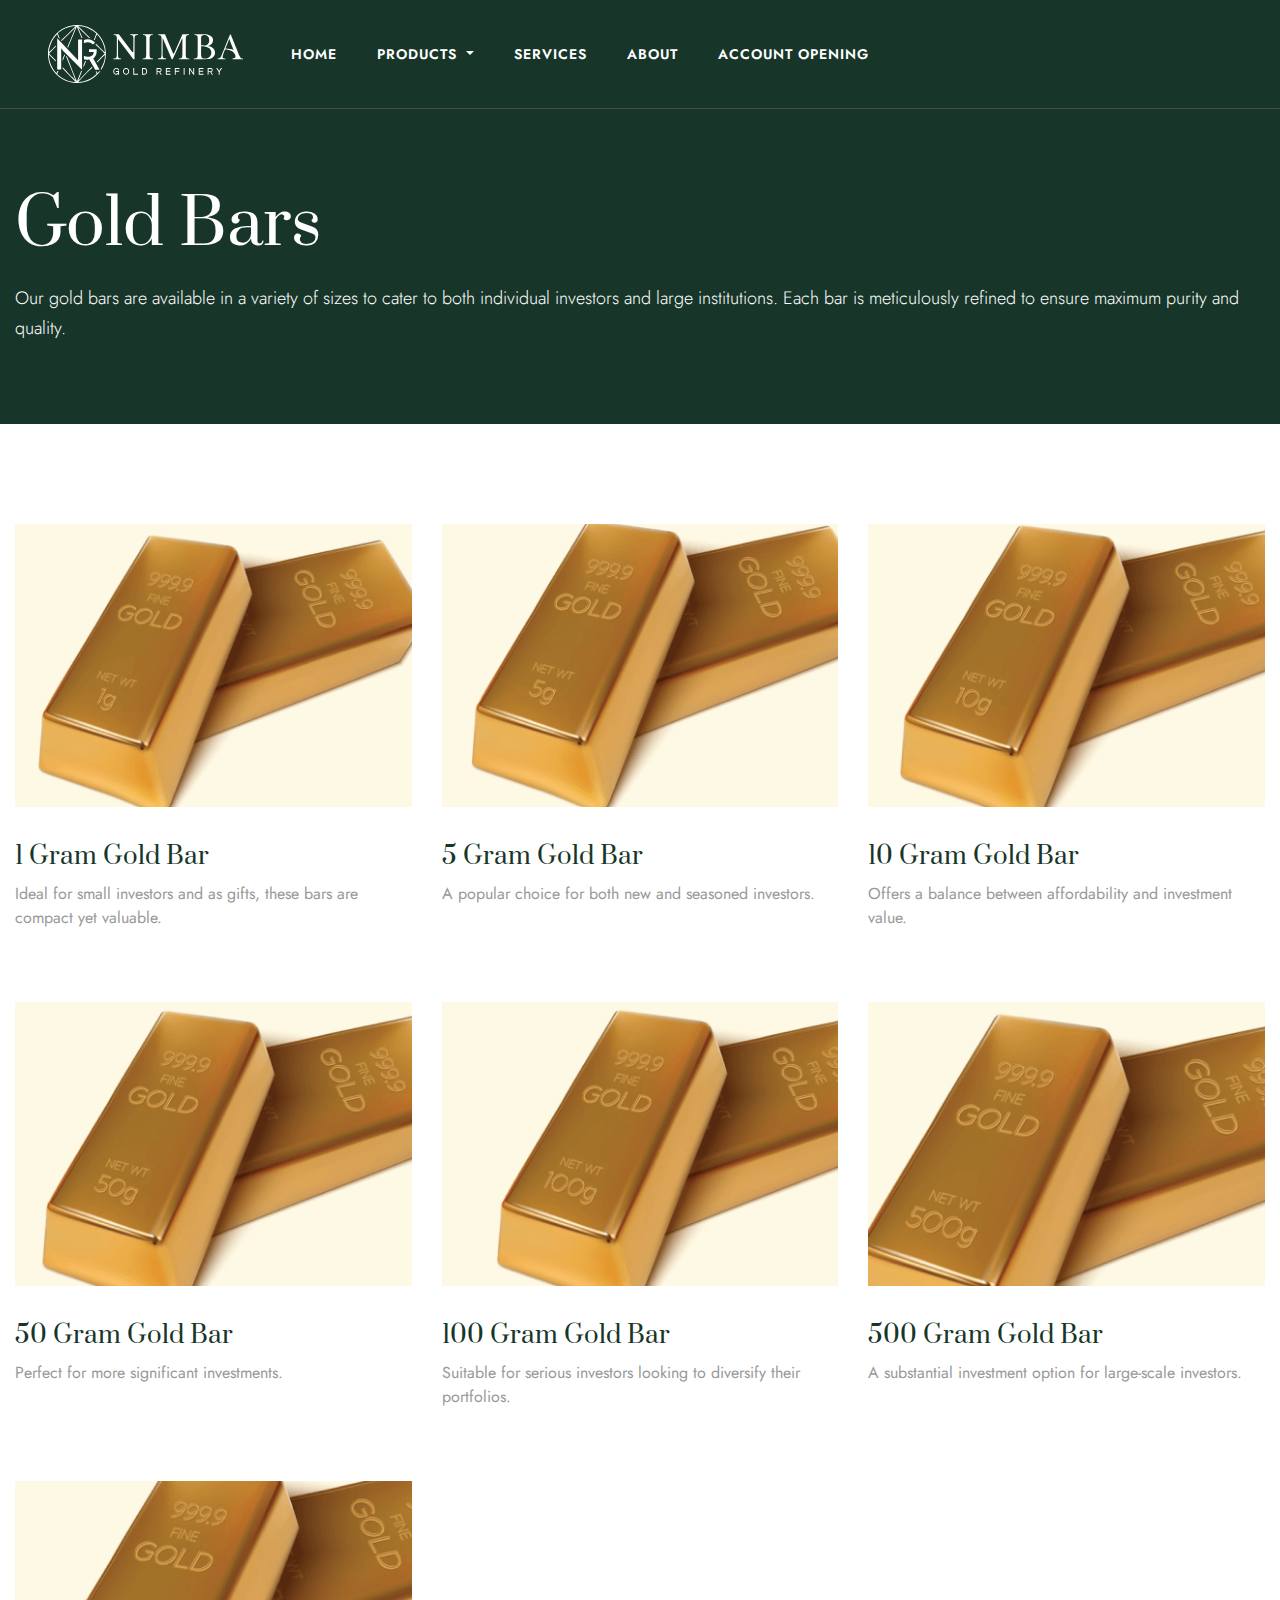
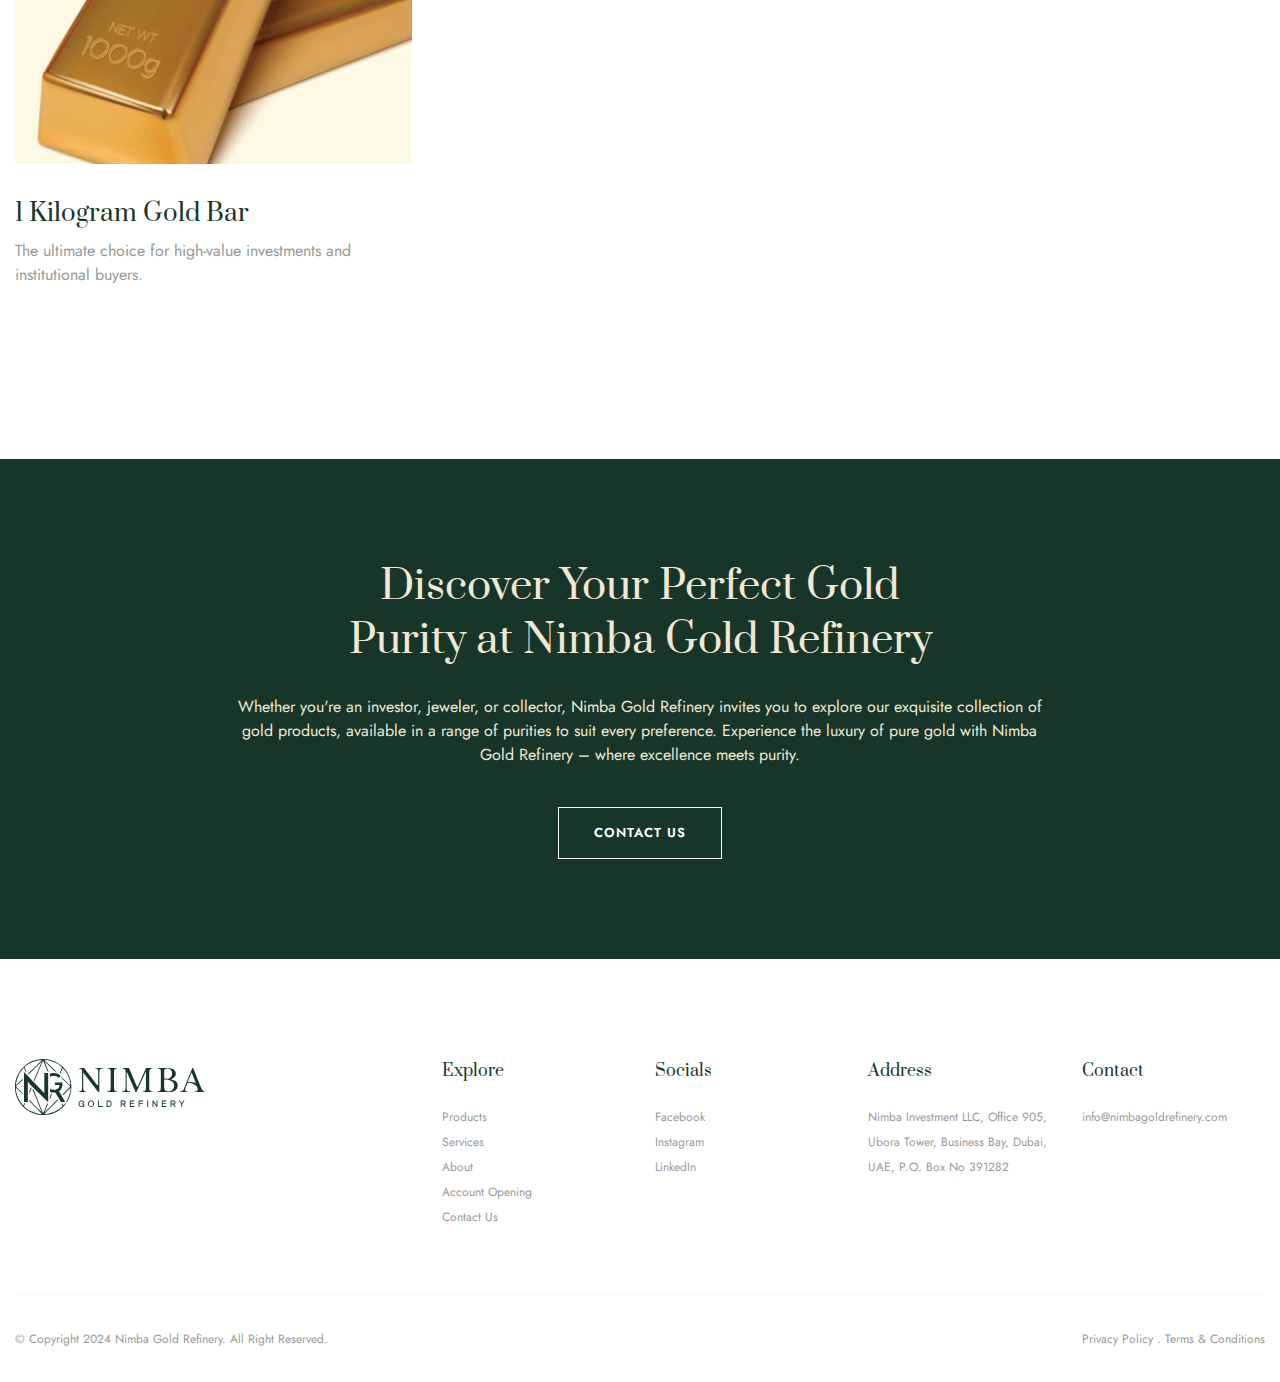
<file: pages/product-detailed-page.html>
<!DOCTYPE html>
<html lang="en">

<head>
    <meta charset="UTF-8">
    <meta name="viewport" content="width=device-width, initial-scale=1, shrink-to-fit=no">
    <link rel="stylesheet" href="https://cdn.jsdelivr.net/npm/bootstrap@4.6.2/dist/css/bootstrap.min.css">
    <link rel="stylesheet" href="../assets/css/common.css">
    <title>products detailed</title>
</head>

<body>
       <!-------bootstrap nav start-->
       <nav class="navbar navbar-expand-lg navbar-light nav-header sticky-top">
        <div class="container">
            <a class="navbar-brand" href="../index.html"><img src="../assets/images/logo.svg" alt="" class="image"></a>
            <button class="navbar-toggler border-0" type="button" data-toggle="collapse"
                data-target="#navbarSupportedContent" aria-controls="navbarSupportedContent" aria-expanded="false"
                aria-label="Toggle navigation">
                <span class="navbar-toggler-icon"></span>
            </button>
            <div class="collapse navbar-collapse" id="navbarSupportedContent">
                <ul class="navbar-nav ">
                    <li class="nav-item active">
                        <a class="nav-link nav-list" href="../index.html">HOME <span class="sr-only">(current)</span></a>
                    </li>
                    <li class="nav-item dropdown ">
                        <a class="nav-link dropdown-toggle nav-list" href="#" role="button" data-toggle="dropdown"
                            aria-expanded="false">PRODUCTS
                        </a>
                        <div class="dropdown-menu">
                            <a class="dropdown-item dropdown-text" href="../pages/product-detailed-page.html">Gold Bars
                            </a>
                            <a class="dropdown-item dropdown-text" href="../pages/products-main-page.html"> Silver
                                Bars</a>
                            <a class="dropdown-item dropdown-text" href="../pages/product-gold-silver.html">Gold and
                                Silver Grains</a>
                        </div>
                    </li>
                    <li class="nav-item">
                        <a class="nav-link nav-list" href="../pages/services.html">SERVICES</a>
                    </li>
                    <li class="nav-item">
                        <a class="nav-link nav-list" href="../pages/about.html">ABOUT</a>
                    </li>
                    <li class="nav-item">
                        <a class="nav-link nav-list" href="../pages/account-opening.html">ACCOUNT OPENING</a>
                    </li>
                    <li class="nav-item">
                        <a class="nav-link nav-list d-none-lg d-block-md" href="../pages/contact.html">CONTACT US</a>
                    </li>
                </ul>
            </div>
            <div class="nav-childs d-none-sm d-none-md">
                <div class=""> <a href="../pages/contact.html" class="nav-btn stndrd-btn ">contact us </a></div>
            </div>
        </div>
    </nav>
    <!-------bootstrap nav end-->
    <!-- stndrd section start -->
    <div class="top-stnd-section bg-green">
        <div class="container">
            <h1 class="main-heading text-center-sm">Gold Bars</h1>
            <p class="main-para text-center-sm">Our gold bars are available in a variety of sizes to cater to both
                individual investors
                and large institutions. Each bar is meticulously refined to ensure maximum purity and quality.</p>
        </div>
    </div>
    <!-- stndrd section end -->

    <!-- section goldbar start -->
    <div class="section-padding">
        <div class="container">
            <div class="row">
                <div class="col-md-4">
                    <div class="gold-bar-wrapper">
                        <img src="../assets/images/gold-bar-1.png" alt="gold-bar" class="image">
                        <h2 class="gold-bar-heading">1 Gram Gold Bar</h2>
                        <p class="gold-bar-para">Ideal for small investors and as gifts, these bars are compact yet
                            valuable.</p>
                    </div>
                </div>
                <div class="col-md-4">
                    <div class="gold-bar-wrapper">
                        <img src="../assets/images/gold-bar-2.png" alt="gold-bar" class="image">
                        <h2 class="gold-bar-heading">5 Gram Gold Bar</h2>
                        <p class="gold-bar-para">A popular choice for both new and seasoned investors.</p>
                    </div>
                </div>
                <div class="col-md-4">
                    <div class="gold-bar-wrapper">
                        <img src="../assets/images/gold-bar-3.png" alt="gold-bar" class="image">
                        <h2 class="gold-bar-heading">10 Gram Gold Bar</h2>
                        <p class="gold-bar-para">Offers a balance between affordability and investment value.</p>
                    </div>
                </div>
                <div class="col-md-4">
                    <div class="gold-bar-wrapper">
                        <img src="../assets/images/gold-bar-4.png" alt="gold-bar" class="image">
                        <h2 class="gold-bar-heading">50 Gram Gold Bar</h2>
                        <p class="gold-bar-para">Perfect for more significant investments.</p>
                    </div>
                </div>
                <div class="col-md-4">
                    <div class="gold-bar-wrapper">
                        <img src="../assets/images/gold-bar-5.png" alt="gold-bar" class="image">
                        <h2 class="gold-bar-heading">100 Gram Gold Bar</h2>
                        <p class="gold-bar-para">Suitable for serious investors looking to diversify their portfolios.
                        </p>
                    </div>
                </div>
                <div class="col-md-4">
                    <div class="gold-bar-wrapper">
                        <img src="../assets/images/gold-bar-6.png" alt="gold-bar" class="image">
                        <h2 class="gold-bar-heading">500 Gram Gold Bar</h2>
                        <p class="gold-bar-para">A substantial investment option for large-scale investors.</p>
                    </div>
                </div>
                <div class="col-md-4">
                    <div class="gold-bar-wrapper">
                        <img src="../assets/images/gold-bar-7.png" alt="gold-bar" class="image">
                        <h2 class="gold-bar-heading">1 Kilogram Gold Bar</h2>
                        <p class="gold-bar-para">The ultimate choice for high-value investments and institutional
                            buyers.</p>
                    </div>
                </div>
            </div>
        </div>
    </div>
    <!-- section goldbar end -->

    <!-- green sub-section start -->
    <div class="section-padding bg-green">
        <div class="container">
            <div class="row">
                <div class="col-md-6 offset-md-3">
                    <h3 class="discovery-heading text-center">Discover Your Perfect Gold Purity at Nimba Gold Refinery
                    </h3>
                </div>
                <div class="col-md-8 offset-md-2">
                    <h3 class="discovery-para text-center">Whether you're an investor, jeweler, or collector, Nimba Gold
                        Refinery invites you to explore our exquisite collection of gold products, available in a range
                        of purities to suit every preference. Experience the luxury of pure gold with Nimba Gold
                        Refinery – where excellence meets purity.
                    </h3>
                </div>
                <div class="col-md-4 offset-md-4">
                    <div class="text-center"> <a href="" class="btn-green stndrd-btn ">contact us </a></div>
                </div>
            </div>
        </div>
    </div>
    <!-- green sub-section start -->

    <!-- Footer  start -->
    <footer class="section-padding padding-bottom-0">
        <div class="container">
            <div class="footer-content">
                <div class="row">
                    <div class="col-lg-4">
                        <a href="../index.html"> <img src="../assets/images/footer-logo.svg" alt=""></a>
                    </div>
                    <div class="col-lg-8">
                        <div class="row">
                            <div class="col-lg-3 col-md-6 col-12">
                                <div class="footer-heading"> Explore</div>
                                <li class="footer-list"> <a href="../pages/products-main-page.html"
                                        class="footer-link">Products</a> </li>
                                <li class="footer-list"> <a href="../pages/services.html"
                                        class="footer-link">Services</a></li>
                                <li class="footer-list"> <a href="../pages/about.html" class="footer-link">About</a>
                                </li>
                                <li class="footer-list"> <a href="../pages/account-opening.html"
                                        class="footer-link">Account Opening</a></li>
                                <li class="footer-list"> <a href="../pages/contact.html" class="footer-link">Contact
                                        Us</a>
                                </li>
                            </div>
                            <div class="col-lg-3 col-md-6 col-12">
                                <div class="footer-heading"> Socials</div>
                                <li class="footer-list"> <a href="https://www.facebook.com/" target="_blank"
                                        class="footer-link">Facebook</a></li>
                                <li class="footer-list"> <a href="https://www.instagram.com/" target="_blank"
                                        class="footer-link">Instagram</a> </li>
                                <li class="footer-list"> <a href="https://www.linkedin.com/" target="_blank"
                                        class="footer-link">LinkedIn</a></li>
                            </div>
                            <div class="col-lg-3 col-md-6 col-12">
                                <div class="footer-heading">Address</div>
                                <li class="footer-list"> <a href="" class="footer-link">Nimba Investment LLC, Office
                                        905, Ubora
                                        Tower, Business Bay, Dubai, UAE, P.O. Box No 391282</a></li>
                            </div>
                            <div class="col-lg-3 col-md-6 col-12">
                                <div class="footer-heading">Contact</div>
                                <li class="footer-list"> <a href="mailto:support@nimbagoldrefinery.com"
                                        class="footer-link">info@nimbagoldrefinery.com</a>
                                </li>
                            </div>
                        </div>
                    </div>
                </div>
            </div>
            <div class="footer-nav d-flex justify-content-between align-content-center">
                <div class="footer-nav-child mb-3"><a href="" class="footer-link">
                        © Copyright 2024 Nimba Gold Refinery. All Right Reserved. </a>
                </div>
                <div class="footer-nav-child">
                    <a href="../pages/privacy-policy.html" class="footer-link">Privacy Policy .</a>
                    <a href="" class="footer-link">Terms & Conditions</a>
    
                </div>
            </div>
        </div>
    </footer>
    <!-- Footer  end -->


    <!-- bootstrap  js start -->
    <script src="https://cdn.jsdelivr.net/npm/jquery@3.5.1/dist/jquery.slim.min.js"
        integrity="sha384-DfXdz2htPH0lsSSs5nCTpuj/zy4C+OGpamoFVy38MVBnE+IbbVYUew+OrCXaRkfj"
        crossorigin="anonymous"></script>
    <script src="https://cdn.jsdelivr.net/npm/popper.js@1.16.1/dist/umd/popper.min.js"
        integrity="sha384-9/reFTGAW83EW2RDu2S0VKaIzap3H66lZH81PoYlFhbGU+6BZp6G7niu735Sk7lN"
        crossorigin="anonymous"></script>
    <script src="https://cdn.jsdelivr.net/npm/bootstrap@4.6.2/dist/js/bootstrap.min.js"
        integrity="sha384-+sLIOodYLS7CIrQpBjl+C7nPvqq+FbNUBDunl/OZv93DB7Ln/533i8e/mZXLi/P+"
        crossorigin="anonymous"></script>
        <!-- bootstrap  js end -->

    <!----- Jquery CDN ----->
    <script src="https://cdnjs.cloudflare.com/ajax/libs/jquery/3.7.1/jquery.min.js" crossorigin="anonymous"
        referrerpolicy="no-referrer"></script>

    <!----- Owl Carousel CDN ----->
    <script src="https://cdnjs.cloudflare.com/ajax/libs/OwlCarousel2/2.3.4/owl.carousel.js" crossorigin="anonymous"
        referrerpolicy="no-referrer"></script>

    <script src="../assets/js/slider.js"></script>

</body>

</html>
</file>
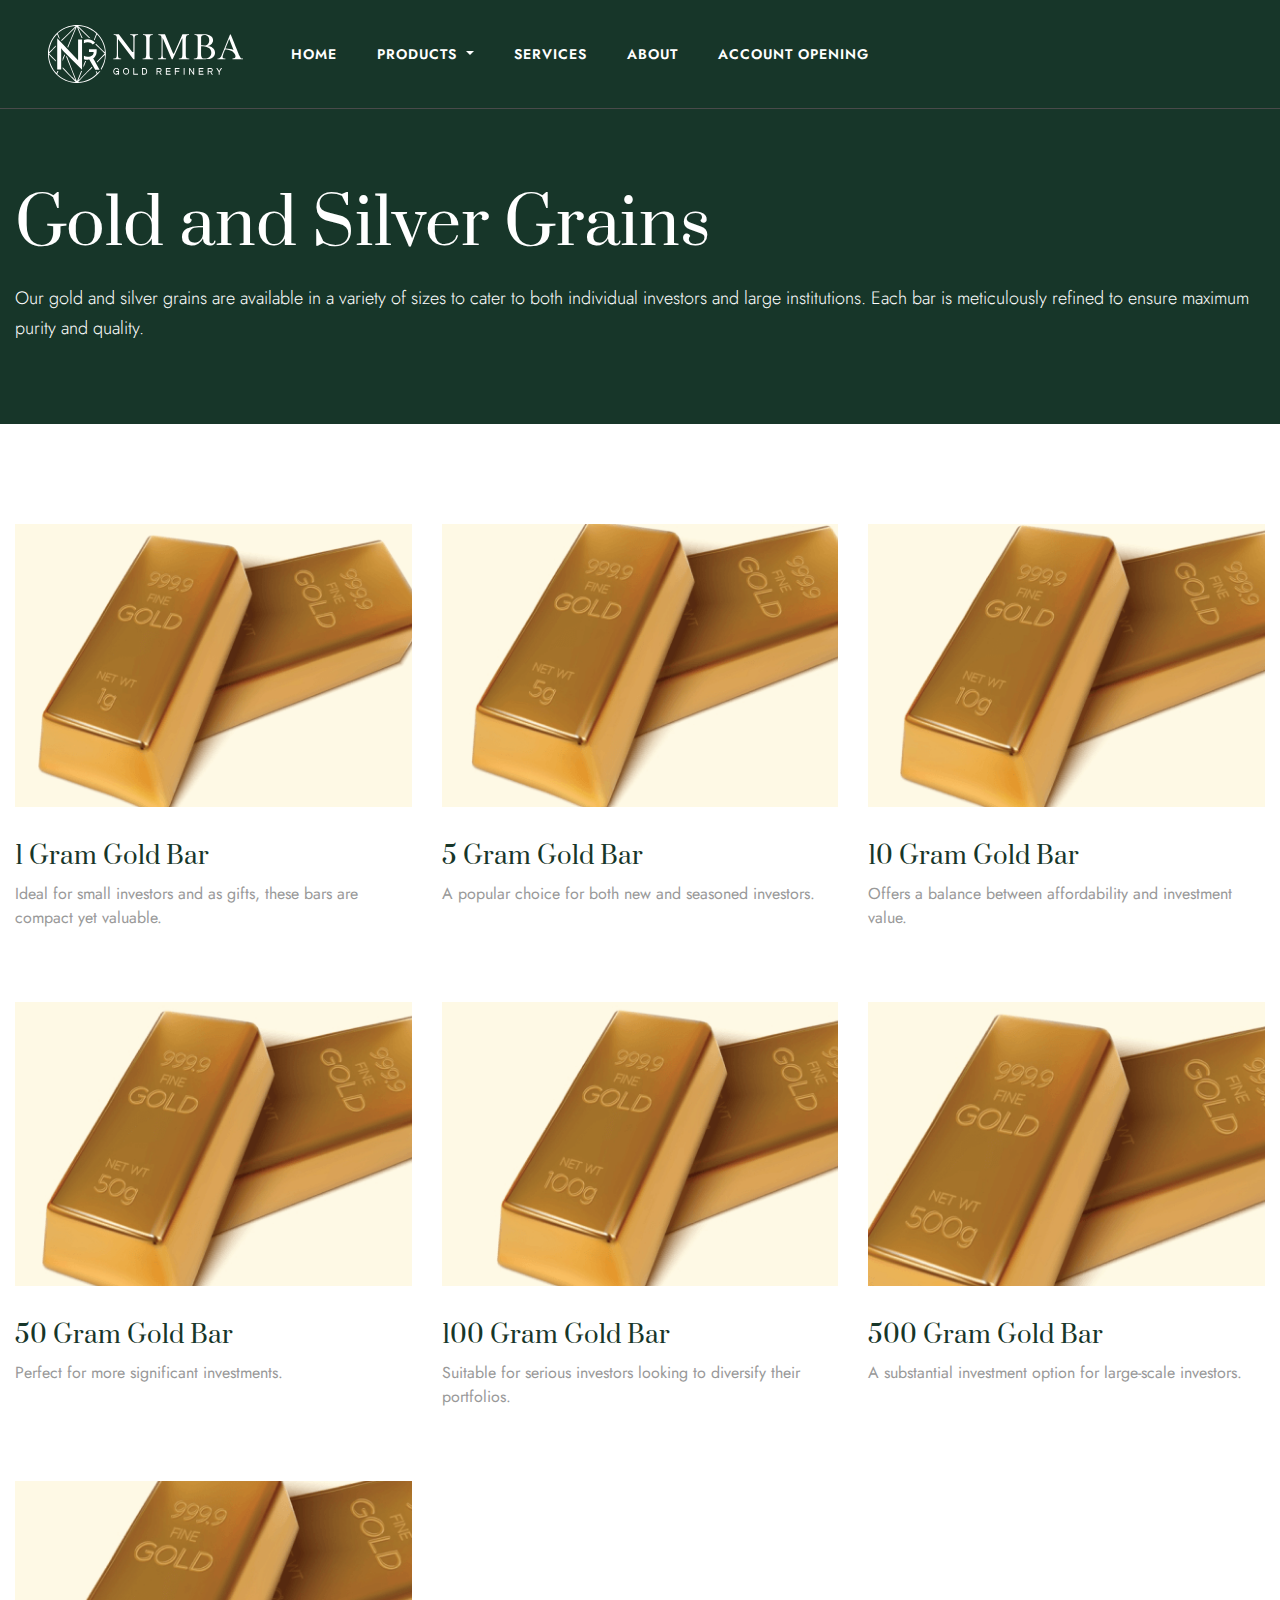
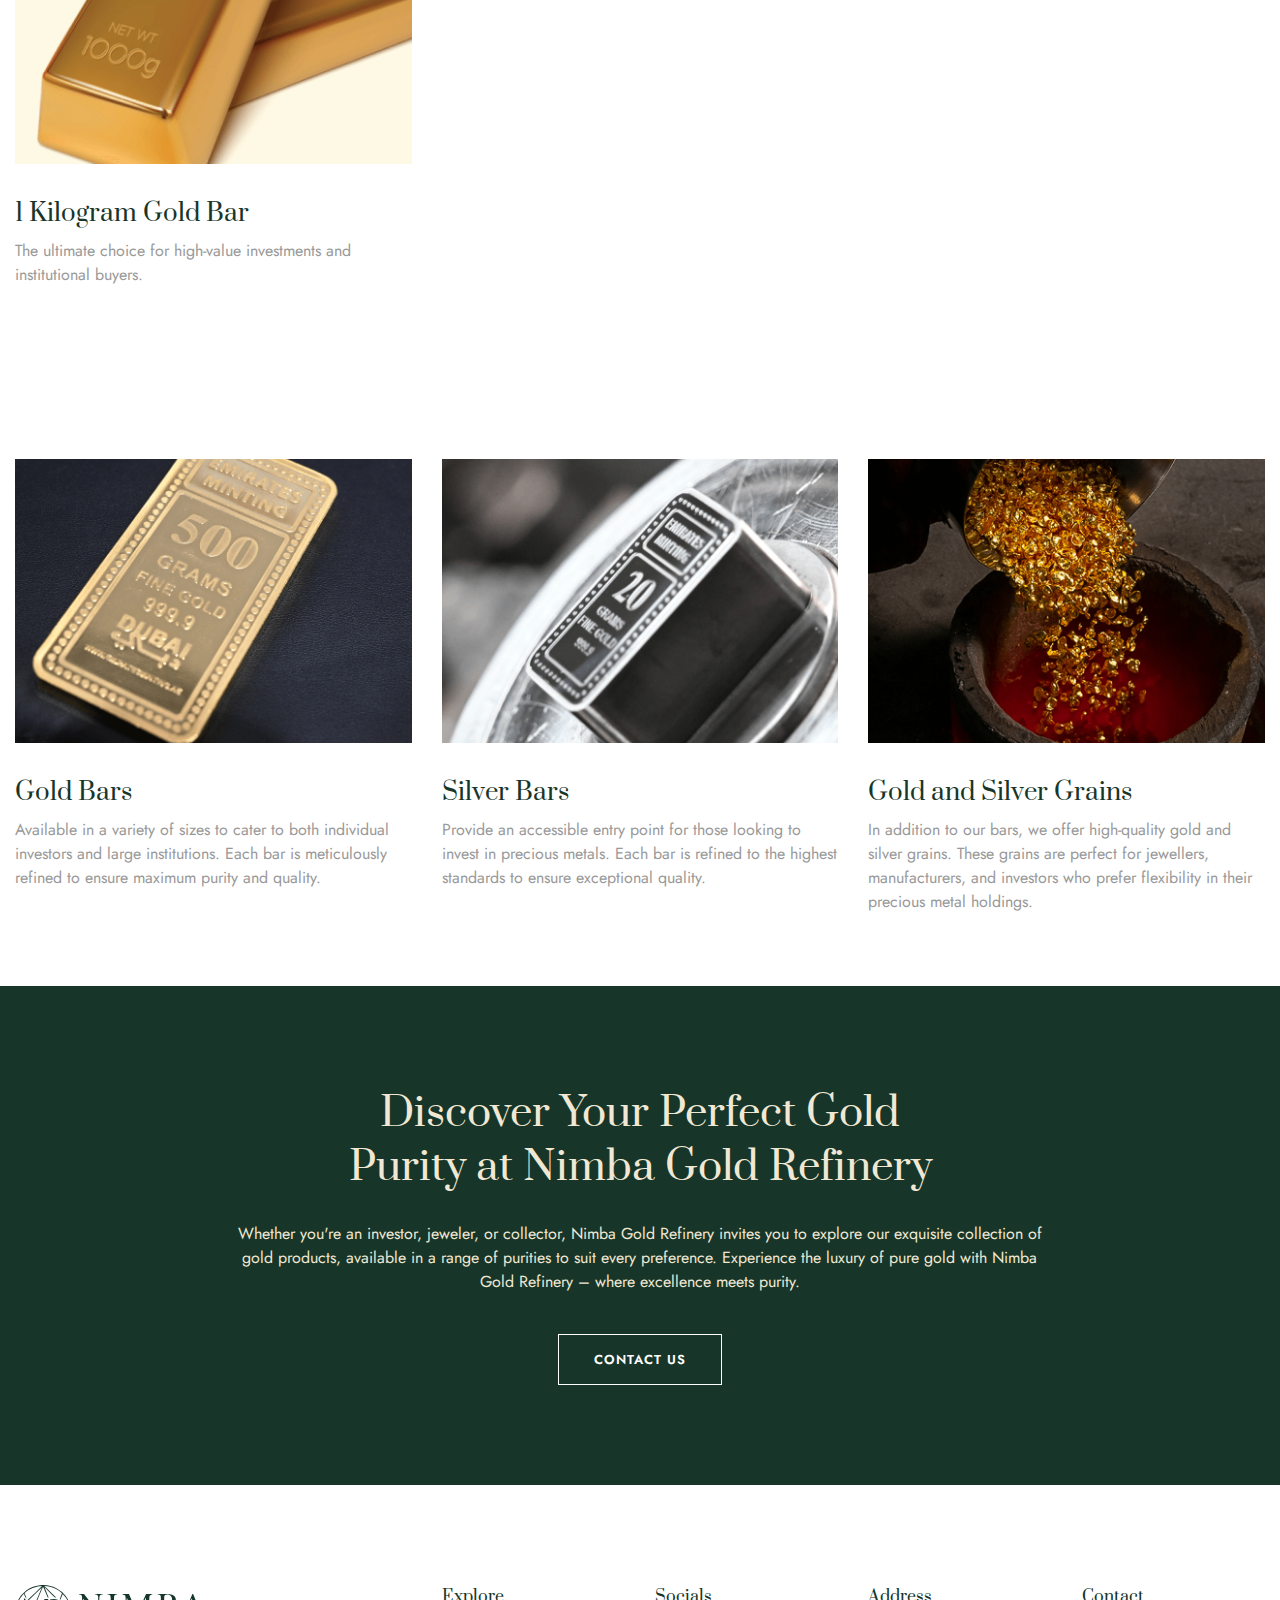
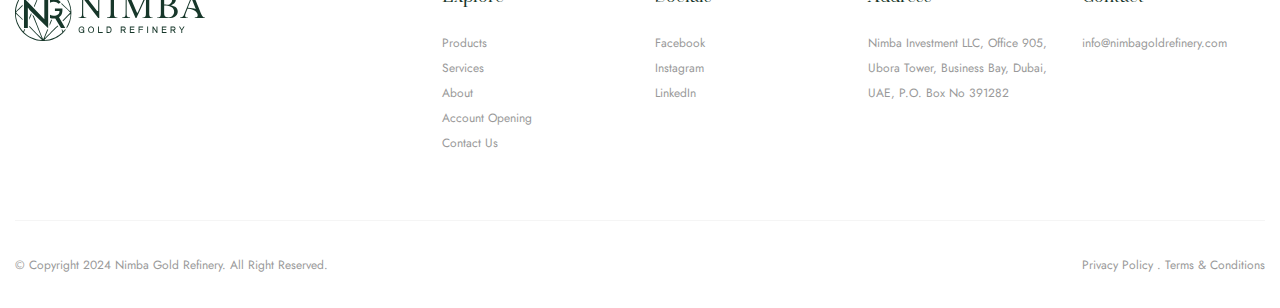
<file: pages/product-gold-silver.html>
<!DOCTYPE html>
<html lang="en">

<head>
    <meta charset="UTF-8">
    <meta name="viewport" content="width=device-width, initial-scale=1, shrink-to-fit=no">
    <link rel="stylesheet" href="https://cdn.jsdelivr.net/npm/bootstrap@4.6.2/dist/css/bootstrap.min.css">
    <link rel="stylesheet" href="../assets/css/common.css">
    <title>Gold And Silver</title>
</head>

<body>
       <!-------bootstrap nav start-->
       <nav class="navbar navbar-expand-lg navbar-light nav-header sticky-top">
        <div class="container">
            <a class="navbar-brand" href="../index.html"><img src="../assets/images/logo.svg" alt="" class="image"></a>
            <button class="navbar-toggler border-0" type="button" data-toggle="collapse"
                data-target="#navbarSupportedContent" aria-controls="navbarSupportedContent" aria-expanded="false"
                aria-label="Toggle navigation">
                <span class="navbar-toggler-icon"></span>
            </button>
            <div class="collapse navbar-collapse" id="navbarSupportedContent">
                <ul class="navbar-nav ">
                    <li class="nav-item active">
                        <a class="nav-link nav-list" href="../index.html">HOME <span class="sr-only">(current)</span></a>
                    </li>
                    <li class="nav-item dropdown ">
                        <a class="nav-link dropdown-toggle nav-list" href="#" role="button" data-toggle="dropdown"
                            aria-expanded="false">PRODUCTS
                        </a>
                        <div class="dropdown-menu">
                            <a class="dropdown-item dropdown-text" href="../pages/product-detailed-page.html">Gold Bars
                            </a>
                            <a class="dropdown-item dropdown-text" href="../pages/products-main-page.html"> Silver
                                Bars</a>
                            <a class="dropdown-item dropdown-text" href="../pages/product-gold-silver.html">Gold and
                                Silver Grains</a>
                        </div>
                    </li>
                    <li class="nav-item">
                        <a class="nav-link nav-list" href="../pages/services.html">SERVICES</a>
                    </li>
                    <li class="nav-item">
                        <a class="nav-link nav-list" href="../pages/about.html">ABOUT</a>
                    </li>
                    <li class="nav-item">
                        <a class="nav-link nav-list" href="../pages/account-opening.html">ACCOUNT OPENING</a>
                    </li>
                    <li class="nav-item">
                        <a class="nav-link nav-list d-none-lg d-block-md" href="../pages/contact.html">CONTACT US</a>
                    </li>
                </ul>
            </div>
            <div class="nav-childs d-none-sm d-none-md">
                <div class=""> <a href="../pages/contact.html" class="nav-btn stndrd-btn ">contact us </a></div>
            </div>
        </div>
    </nav>
    <!-------bootstrap nav end-->
    <!-- stndrd section start -->
    <div class="top-stnd-section bg-green">
        <div class="container">
            <h1 class="main-heading text-center-sm">Gold and Silver Grains</h1>
            <p class="main-para text-center-sm">Our gold and silver grains are available in a variety of sizes to cater
                to both individual investors and large institutions. Each bar is meticulously refined to ensure maximum
                purity and quality.
            </p>
        </div>
    </div>
    <!-- stndrd section end -->


    <!-- section goldbar start -->
    <div class="section-padding padding-bottom-0">
        <div class="container">
            <div class="row">
                <div class="col-md-4">
                    <div class="gold-bar-wrapper">
                        <img src="../assets/images/gold-bar-1.png" alt="gold-bar" class="image">
                        <h2 class="gold-bar-heading">1 Gram Gold Bar</h2>
                        <p class="gold-bar-para">Ideal for small investors and as gifts, these bars are compact yet
                            valuable.</p>
                    </div>
                </div>
                <div class="col-md-4">
                    <div class="gold-bar-wrapper">
                        <img src="../assets/images/gold-bar-2.png" alt="gold-bar" class="image">
                        <h2 class="gold-bar-heading">5 Gram Gold Bar</h2>
                        <p class="gold-bar-para">A popular choice for both new and seasoned investors.</p>
                    </div>
                </div>
                <div class="col-md-4">
                    <div class="gold-bar-wrapper">
                        <img src="../assets/images/gold-bar-3.png" alt="gold-bar" class="image">
                        <h2 class="gold-bar-heading">10 Gram Gold Bar</h2>
                        <p class="gold-bar-para">Offers a balance between affordability and investment value.</p>
                    </div>
                </div>
                <div class="col-md-4">
                    <div class="gold-bar-wrapper">
                        <img src="../assets/images/gold-bar-4.png" alt="gold-bar" class="image">
                        <h2 class="gold-bar-heading">50 Gram Gold Bar</h2>
                        <p class="gold-bar-para">Perfect for more significant investments.</p>
                    </div>
                </div>
                <div class="col-md-4">
                    <div class="gold-bar-wrapper">
                        <img src="../assets/images/gold-bar-5.png" alt="gold-bar" class="image">
                        <h2 class="gold-bar-heading">100 Gram Gold Bar</h2>
                        <p class="gold-bar-para">Suitable for serious investors looking to diversify their portfolios.
                        </p>
                    </div>
                </div>
                <div class="col-md-4">
                    <div class="gold-bar-wrapper">
                        <img src="../assets/images/gold-bar-6.png" alt="gold-bar" class="image">
                        <h2 class="gold-bar-heading">500 Gram Gold Bar</h2>
                        <p class="gold-bar-para">A substantial investment option for large-scale investors.</p>
                    </div>
                </div>
                <div class="col-md-4">
                    <div class="gold-bar-wrapper">
                        <img src="../assets/images/gold-bar-7.png" alt="gold-bar" class="image">
                        <h2 class="gold-bar-heading">1 Kilogram Gold Bar</h2>
                        <p class="gold-bar-para">The ultimate choice for high-value investments and institutional
                            buyers.</p>
                    </div>
                </div>
            </div>
        </div>
    </div>
    <!-- section goldbar end -->

      <!-- section silverbar start -->
      <div class="section-padding padding-bottom-0">
        <div class="container">
            <div class="row">
                <div class="col-md-4">
                    <div class="gold-bar-wrapper">
                        <img src="../assets/images/gold-bar.png" alt="gold-bar" class="image">
                        <h2 class="gold-bar-heading">Gold Bars</h2>
                        <p class="gold-bar-para">Available in a variety of sizes to cater to both individual investors
                            and large institutions. Each bar is meticulously refined to ensure maximum purity and
                            quality.</p>
                    </div>
                </div>
                <div class="col-md-4">
                    <div class="gold-bar-wrapper">
                        <img src="../assets/images/silver-bar.png" alt="silver-bar" class="image">
                        <h2 class="gold-bar-heading">Silver Bars</h2>
                        <p class="gold-bar-para">Provide an accessible entry point for those looking to invest in
                            precious metals. Each bar is refined to the highest standards to ensure exceptional quality.
                        </p>
                    </div>
                </div>
                <div class="col-md-4">
                    <div class="gold-bar-wrapper">
                        <img src="../assets/images/gold and silver.png" alt="gold-and-silver-bar" class="image">
                        <h2 class="gold-bar-heading">Gold and Silver Grains</h2>
                        <p class="gold-bar-para">In addition to our bars, we offer high-quality gold and silver grains.
                            These grains are perfect for jewellers, manufacturers, and investors who prefer flexibility
                            in their precious metal holdings.</p>
                    </div>
                </div>
            </div>
        </div>
    </div>
    <!-- section silverbar end -->
    <!-- green sub-section start -->
    <div class="section-padding bg-green">
        <div class="container">
            <div class="row">
                <div class="col-md-6 offset-md-3">
                    <h3 class="discovery-heading text-center">Discover Your Perfect Gold Purity at Nimba Gold Refinery
                    </h3>
                </div>
                <div class="col-md-8 offset-md-2">
                    <h3 class="discovery-para text-center">Whether you're an investor, jeweler, or collector, Nimba Gold
                        Refinery invites you to explore our exquisite collection of gold products, available in a range
                        of purities to suit every preference. Experience the luxury of pure gold with Nimba Gold
                        Refinery – where excellence meets purity.
                    </h3>
                </div>
                <div class="col-md-4 offset-md-4">
                    <div class="text-center"> <a href="" class="btn-green stndrd-btn ">CONTACT US </a></div>
                </div>
            </div>
        </div>
    </div>
    <!-- green sub-section end -->
     <!-- Footer  start -->
     <footer class="section-padding padding-bottom-0">
        <div class="container">
            <div class="footer-content">
                <div class="row">
                    <div class="col-lg-4">
                        <a href="../index.html"> <img src="../assets/images/footer-logo.svg" alt=""></a>
                    </div>
                    <div class="col-lg-8">
                        <div class="row">
                            <div class="col-lg-3 col-md-6 col-12">
                                <div class="footer-heading"> Explore</div>
                                <li class="footer-list"> <a href="../pages/products-main-page.html"
                                        class="footer-link">Products</a> </li>
                                <li class="footer-list"> <a href="../pages/services.html"
                                        class="footer-link">Services</a></li>
                                <li class="footer-list"> <a href="../pages/about.html" class="footer-link">About</a>
                                </li>
                                <li class="footer-list"> <a href="../pages/account-opening.html"
                                        class="footer-link">Account Opening</a></li>
                                <li class="footer-list"> <a href="../pages/contact.html" class="footer-link">Contact
                                        Us</a>
                                </li>
                            </div>
                            <div class="col-lg-3 col-md-6 col-12">
                                <div class="footer-heading"> Socials</div>
                                <li class="footer-list"> <a href="https://www.facebook.com/" target="_blank"
                                        class="footer-link">Facebook</a></li>
                                <li class="footer-list"> <a href="https://www.instagram.com/" target="_blank"
                                        class="footer-link">Instagram</a> </li>
                                <li class="footer-list"> <a href="https://www.linkedin.com/" target="_blank"
                                        class="footer-link">LinkedIn</a></li>
                            </div>
                            <div class="col-lg-3 col-md-6 col-12">
                                <div class="footer-heading">Address</div>
                                <li class="footer-list"> <a href="" class="footer-link">Nimba Investment LLC, Office
                                        905, Ubora
                                        Tower, Business Bay, Dubai, UAE, P.O. Box No 391282</a></li>
                            </div>
                            <div class="col-lg-3 col-md-6 col-12">
                                <div class="footer-heading">Contact</div>
                                <li class="footer-list"> <a href="mailto:support@nimbagoldrefinery.com"
                                        class="footer-link">info@nimbagoldrefinery.com</a>
                                </li>
                            </div>
                        </div>
                    </div>
                </div>
            </div>
            <div class="footer-nav d-flex justify-content-between align-content-center">
                <div class="footer-nav-child mb-3"><a href="" class="footer-link">
                        © Copyright 2024 Nimba Gold Refinery. All Right Reserved. </a>
                </div>
                <div class="footer-nav-child">
                    <a href="../pages/privacy-policy.html" class="footer-link">Privacy Policy .</a>
                    <a href="" class="footer-link">Terms & Conditions</a>
    
                </div>
            </div>
        </div>
    </footer>
    <!-- Footer  end -->

    <!-- bootstrap  js start -->
    <script src="https://cdn.jsdelivr.net/npm/jquery@3.5.1/dist/jquery.slim.min.js"
        integrity="sha384-DfXdz2htPH0lsSSs5nCTpuj/zy4C+OGpamoFVy38MVBnE+IbbVYUew+OrCXaRkfj"
        crossorigin="anonymous"></script>
    <script src="https://cdn.jsdelivr.net/npm/popper.js@1.16.1/dist/umd/popper.min.js"
        integrity="sha384-9/reFTGAW83EW2RDu2S0VKaIzap3H66lZH81PoYlFhbGU+6BZp6G7niu735Sk7lN"
        crossorigin="anonymous"></script>
    <script src="https://cdn.jsdelivr.net/npm/bootstrap@4.6.2/dist/js/bootstrap.min.js"
        integrity="sha384-+sLIOodYLS7CIrQpBjl+C7nPvqq+FbNUBDunl/OZv93DB7Ln/533i8e/mZXLi/P+"
        crossorigin="anonymous"></script>
        <!-- bootstrap  js end -->

    <!----- Jquery CDN ----->
    <script src="https://cdnjs.cloudflare.com/ajax/libs/jquery/3.7.1/jquery.min.js" crossorigin="anonymous"
        referrerpolicy="no-referrer"></script>

    <!----- Owl Carousel CDN ----->
    <script src="https://cdnjs.cloudflare.com/ajax/libs/OwlCarousel2/2.3.4/owl.carousel.js" crossorigin="anonymous"
        referrerpolicy="no-referrer"></script>

    <script src="../assets/js/slider.js"></script>
</body>

</html>
</file>
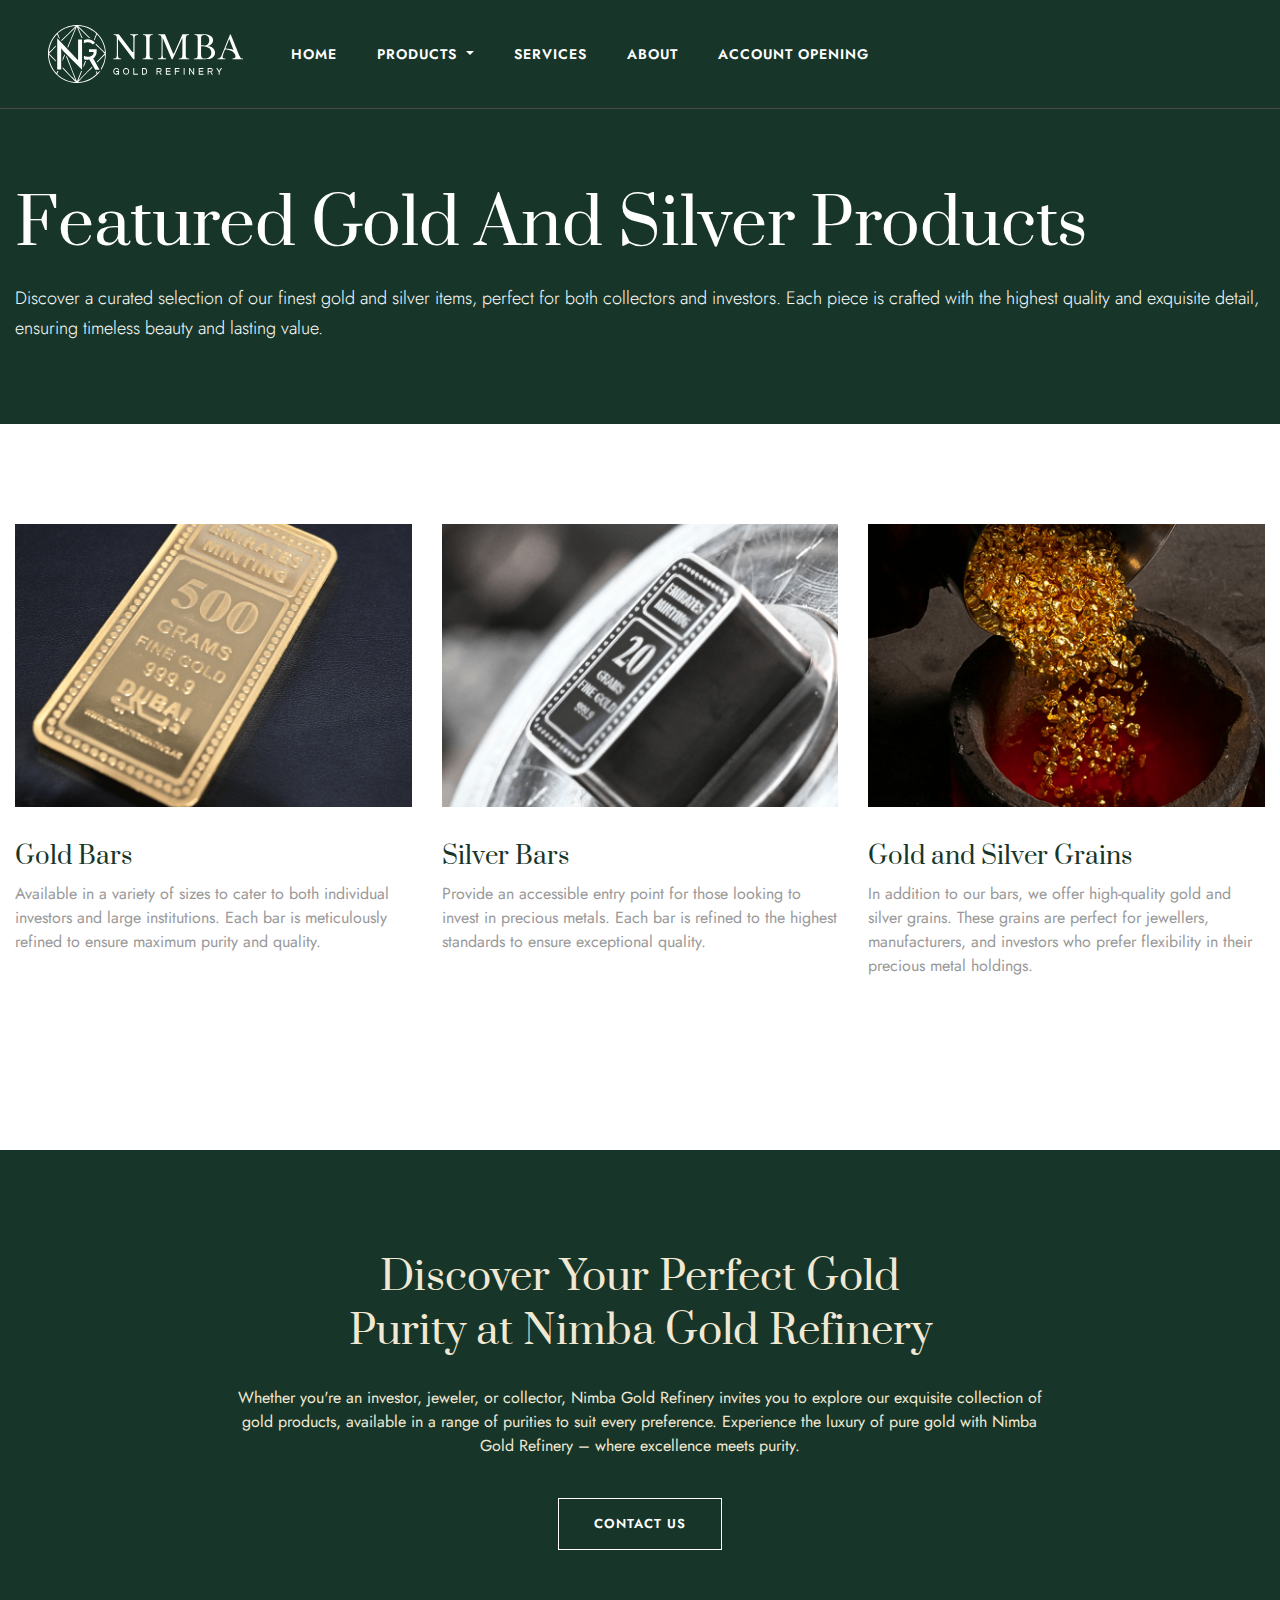
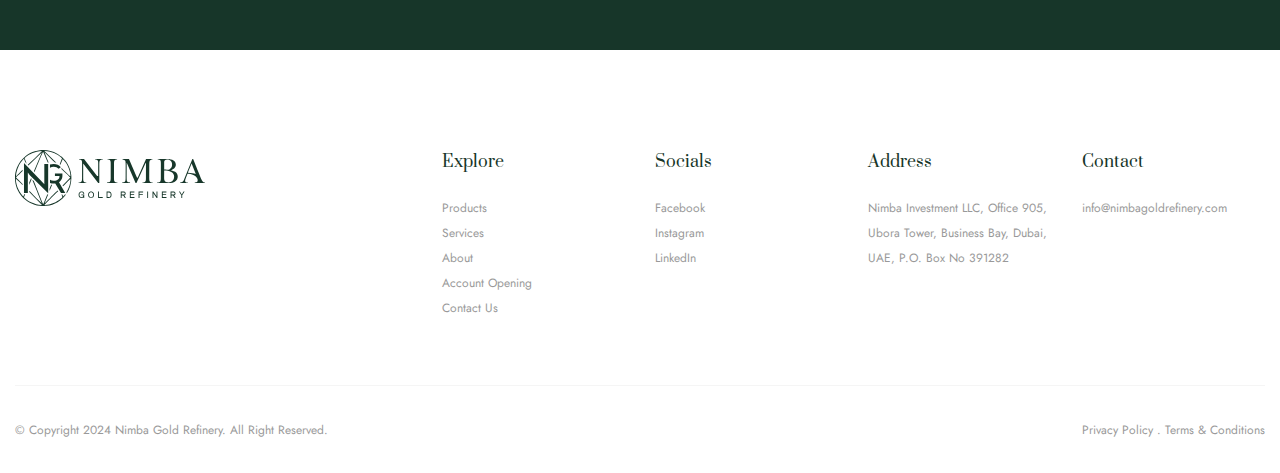
<file: pages/products-main-page.html>
<!DOCTYPE html>
<html lang="en">

<head>
    <meta charset="UTF-8">
    <meta name="viewport" content="width=device-width, initial-scale=1, shrink-to-fit=no">
    <link rel="stylesheet" href="https://cdn.jsdelivr.net/npm/bootstrap@4.6.2/dist/css/bootstrap.min.css">
    <link rel="stylesheet" href="../assets/css/common.css">
    <title>products main</title>
</head>

<body>
       <!-------bootstrap nav start-->
       <nav class="navbar navbar-expand-lg navbar-light nav-header sticky-top">
        <div class="container">
            <a class="navbar-brand" href="../index.html"><img src="../assets/images/logo.svg" alt="" class="image"></a>
            <button class="navbar-toggler border-0" type="button" data-toggle="collapse"
                data-target="#navbarSupportedContent" aria-controls="navbarSupportedContent" aria-expanded="false"
                aria-label="Toggle navigation">
                <span class="navbar-toggler-icon"></span>
            </button>
            <div class="collapse navbar-collapse" id="navbarSupportedContent">
                <ul class="navbar-nav ">
                    <li class="nav-item active">
                        <a class="nav-link nav-list" href="../index.html">HOME <span class="sr-only">(current)</span></a>
                    </li>
                    <li class="nav-item dropdown ">
                        <a class="nav-link dropdown-toggle nav-list" href="#" role="button" data-toggle="dropdown"
                            aria-expanded="false">PRODUCTS
                        </a>
                        <div class="dropdown-menu">
                            <a class="dropdown-item dropdown-text" href="../pages/product-detailed-page.html">Gold Bars
                            </a>
                            <a class="dropdown-item dropdown-text" href="../pages/products-main-page.html"> Silver
                                Bars</a>
                            <a class="dropdown-item dropdown-text" href="../pages/product-gold-silver.html">Gold and
                                Silver Grains</a>
                        </div>
                    </li>
                    <li class="nav-item">
                        <a class="nav-link nav-list" href="../pages/services.html">SERVICES</a>
                    </li>
                    <li class="nav-item">
                        <a class="nav-link nav-list" href="../pages/about.html">ABOUT</a>
                    </li>
                    <li class="nav-item">
                        <a class="nav-link nav-list" href="../pages/account-opening.html">ACCOUNT OPENING</a>
                    </li>
                    <li class="nav-item">
                        <a class="nav-link nav-list d-none-lg d-block-md" href="../pages/contact.html">CONTACT US</a>
                    </li>
                </ul>
            </div>
            <div class="nav-childs d-none-sm d-none-md">
                <div class=""> <a href="../pages/contact.html" class="nav-btn stndrd-btn ">contact us </a></div>
            </div>
        </div>
    </nav>
    <!-------bootstrap nav end-->
    <!-- stndrd section start -->
    <div class="top-stnd-section bg-green">
        <div class="container">
            <h1 class="main-heading text-center-sm">Featured Gold And Silver Products</h1>
            <p class="main-para text-center-sm">Discover a curated selection of our finest gold and silver items, perfect for both collectors and investors. Each piece is crafted with the highest quality and exquisite detail, ensuring timeless beauty and lasting value.</p>
        </div>
    </div>
    <!-- stndrd section end -->
    <!-- section goldbar start -->
    <div class="section-padding">
        <div class="container">
            <div class="row">
                <div class="col-md-4">
                    <div class="gold-bar-wrapper">
                        <img src="../assets/images/gold-bar.png" alt="gold-bar" class="image">
                        <h2 class="gold-bar-heading">Gold Bars</h2>
                        <p class="gold-bar-para">Available in a variety of sizes to cater to both individual investors
                            and large institutions. Each bar is meticulously refined to ensure maximum purity and
                            quality.</p>
                    </div>
                </div>
                <div class="col-md-4">
                    <div class="gold-bar-wrapper">
                        <img src="../assets/images/silver-bar.png" alt="silver-bar" class="image">
                        <h2 class="gold-bar-heading">Silver Bars</h2>
                        <p class="gold-bar-para">Provide an accessible entry point for those looking to invest in
                            precious metals. Each bar is refined to the highest standards to ensure exceptional quality.
                        </p>
                    </div>
                </div>
                <div class="col-md-4">
                    <div class="gold-bar-wrapper">
                        <img src="../assets/images/gold and silver.png" alt="gold-and-silver-bar" class="image">
                        <h2 class="gold-bar-heading">Gold and Silver Grains</h2>
                        <p class="gold-bar-para">In addition to our bars, we offer high-quality gold and silver grains.
                            These grains are perfect for jewellers, manufacturers, and investors who prefer flexibility
                            in their precious metal holdings.</p>
                    </div>
                </div>
            </div>
        </div>
    </div>
    <!-- section goldbar end -->
    <!-- green sub-section start -->
    <div class="section-padding bg-green">
        <div class="container">
            <div class="row">
                <div class="col-md-6 offset-md-3">
                    <h3 class="discovery-heading text-center">Discover Your Perfect Gold Purity at Nimba Gold Refinery
                    </h3>
                </div>
                <div class="col-md-8 offset-md-2">
                    <h3 class="discovery-para text-center">Whether you're an investor, jeweler, or collector, Nimba Gold
                        Refinery invites you to explore our exquisite collection of gold products, available in a range
                        of purities to suit every preference. Experience the luxury of pure gold with Nimba Gold
                        Refinery – where excellence meets purity.
                    </h3>
                </div>
                <div class="col-md-4 offset-md-4">
                    <div class="text-center"> <a href="" class="btn-green stndrd-btn ">CONTACT US </a></div>
                </div>
            </div>
        </div>
    </div>
    <!-- green sub-section start -->

   <!-- Footer  start -->
   <footer class="section-padding padding-bottom-0">
    <div class="container">
        <div class="footer-content">
            <div class="row">
                <div class="col-lg-4">
                    <a href="../index.html"> <img src="../assets/images/footer-logo.svg" alt=""></a>
                </div>
                <div class="col-lg-8">
                    <div class="row">
                        <div class="col-lg-3 col-md-6 col-12">
                            <div class="footer-heading"> Explore</div>
                            <li class="footer-list"> <a href="../pages/products-main-page.html"
                                    class="footer-link">Products</a> </li>
                            <li class="footer-list"> <a href="../pages/services.html"
                                    class="footer-link">Services</a></li>
                            <li class="footer-list"> <a href="../pages/about.html" class="footer-link">About</a>
                            </li>
                            <li class="footer-list"> <a href="../pages/account-opening.html"
                                    class="footer-link">Account Opening</a></li>
                            <li class="footer-list"> <a href="../pages/contact.html" class="footer-link">Contact
                                    Us</a>
                            </li>
                        </div>
                        <div class="col-lg-3 col-md-6 col-12">
                            <div class="footer-heading"> Socials</div>
                            <li class="footer-list"> <a href="https://www.facebook.com/" target="_blank"
                                    class="footer-link">Facebook</a></li>
                            <li class="footer-list"> <a href="https://www.instagram.com/" target="_blank"
                                    class="footer-link">Instagram</a> </li>
                            <li class="footer-list"> <a href="https://www.linkedin.com/" target="_blank"
                                    class="footer-link">LinkedIn</a></li>
                        </div>
                        <div class="col-lg-3 col-md-6 col-12">
                            <div class="footer-heading">Address</div>
                            <li class="footer-list"> <a href="" class="footer-link">Nimba Investment LLC, Office
                                    905, Ubora
                                    Tower, Business Bay, Dubai, UAE, P.O. Box No 391282</a></li>
                        </div>
                        <div class="col-lg-3 col-md-6 col-12">
                            <div class="footer-heading">Contact</div>
                            <li class="footer-list"> <a href="mailto:support@nimbagoldrefinery.com"
                                    class="footer-link">info@nimbagoldrefinery.com</a>
                            </li>
                        </div>
                    </div>
                </div>
            </div>
        </div>
        <div class="footer-nav d-flex justify-content-between align-content-center">
            <div class="footer-nav-child mb-3"><a href="" class="footer-link">
                    © Copyright 2024 Nimba Gold Refinery. All Right Reserved. </a>
            </div>
            <div class="footer-nav-child">
                <a href="../pages/privacy-policy.html" class="footer-link">Privacy Policy .</a>
                <a href="" class="footer-link">Terms & Conditions</a>

            </div>
        </div>
    </div>
</footer>
<!-- Footer  end -->



    <!-- bootstrap  js start -->
    <script src="https://cdn.jsdelivr.net/npm/jquery@3.5.1/dist/jquery.slim.min.js"
        integrity="sha384-DfXdz2htPH0lsSSs5nCTpuj/zy4C+OGpamoFVy38MVBnE+IbbVYUew+OrCXaRkfj"
        crossorigin="anonymous"></script>
    <script src="https://cdn.jsdelivr.net/npm/popper.js@1.16.1/dist/umd/popper.min.js"
        integrity="sha384-9/reFTGAW83EW2RDu2S0VKaIzap3H66lZH81PoYlFhbGU+6BZp6G7niu735Sk7lN"
        crossorigin="anonymous"></script>
    <script src="https://cdn.jsdelivr.net/npm/bootstrap@4.6.2/dist/js/bootstrap.min.js"
        integrity="sha384-+sLIOodYLS7CIrQpBjl+C7nPvqq+FbNUBDunl/OZv93DB7Ln/533i8e/mZXLi/P+"
        crossorigin="anonymous"></script>
        <!-- bootstrap  js end -->

    <!----- Jquery CDN ----->
    <script src="https://cdnjs.cloudflare.com/ajax/libs/jquery/3.7.1/jquery.min.js" crossorigin="anonymous"
        referrerpolicy="no-referrer"></script>

    <!----- Owl Carousel CDN ----->
    <script src="https://cdnjs.cloudflare.com/ajax/libs/OwlCarousel2/2.3.4/owl.carousel.js" crossorigin="anonymous"
        referrerpolicy="no-referrer"></script>

    <script src="../assets/js/slider.js"></script>

</body>

</html>
</file>
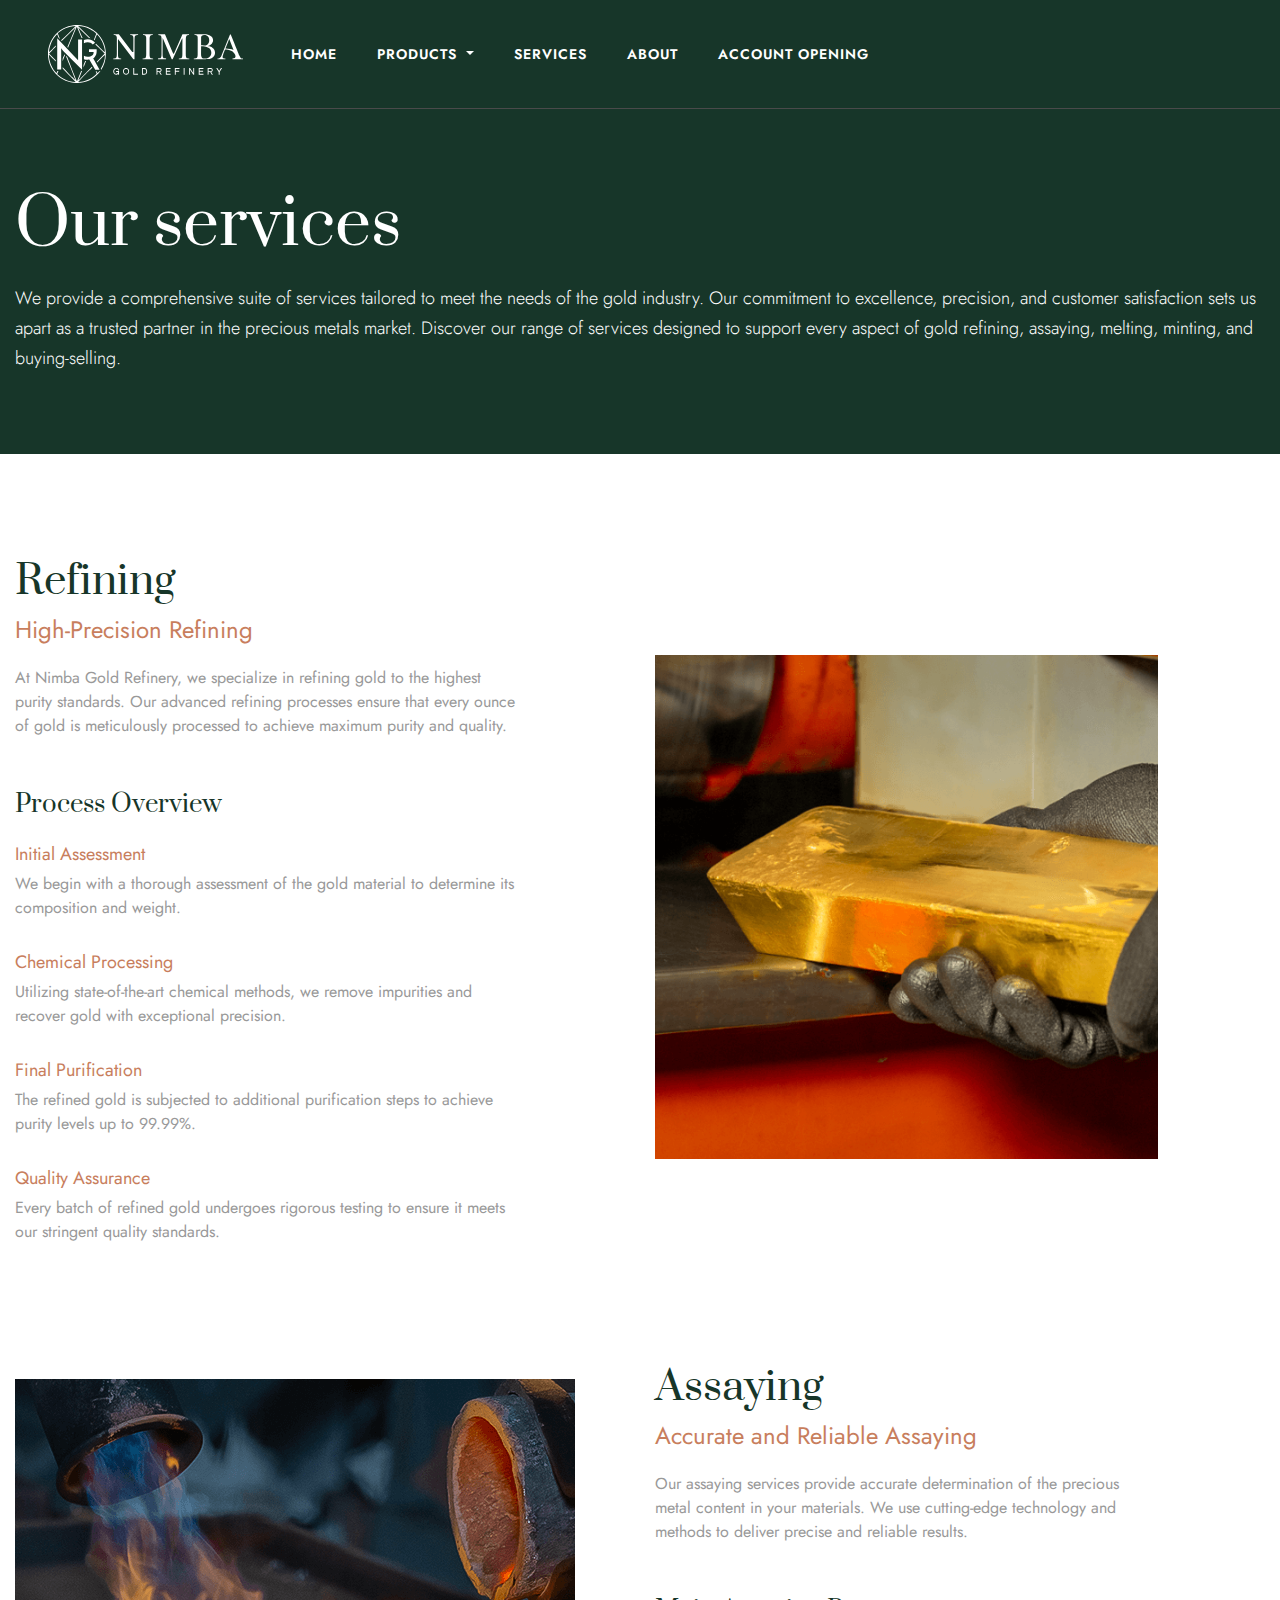
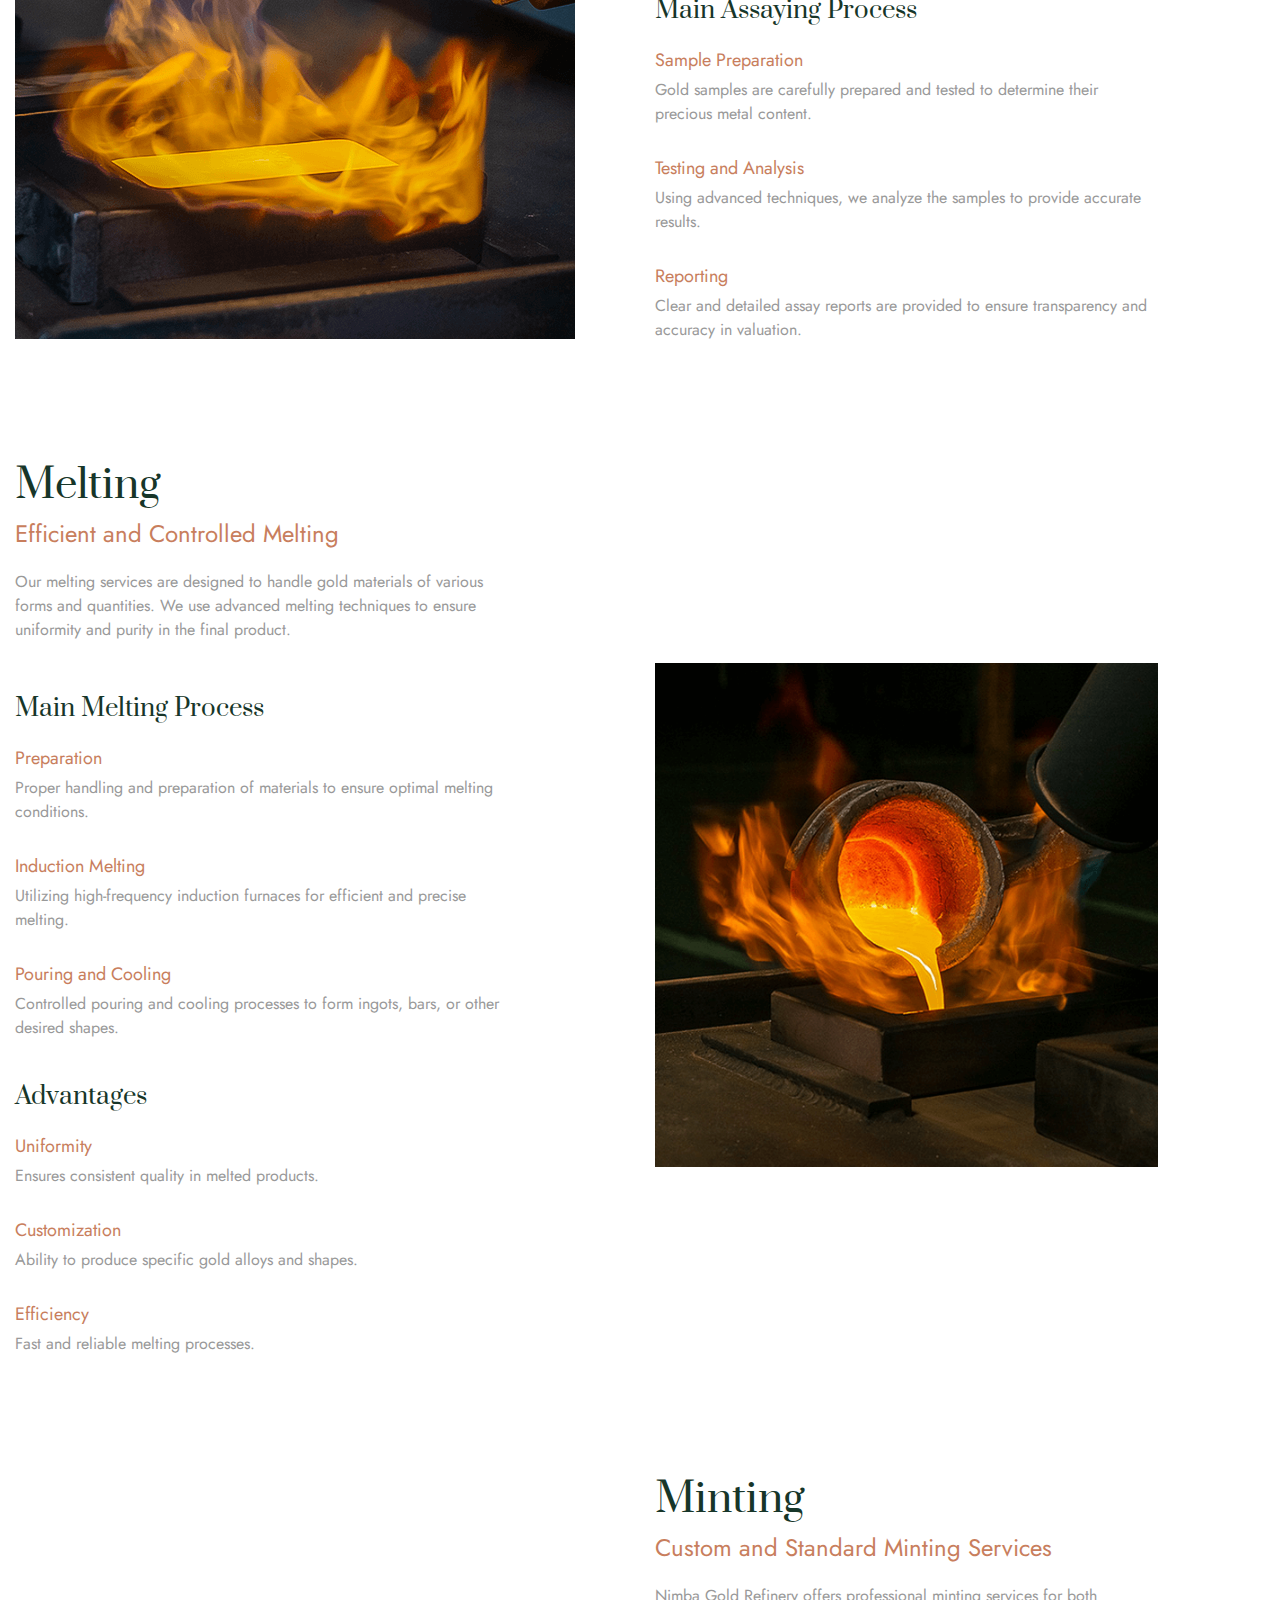
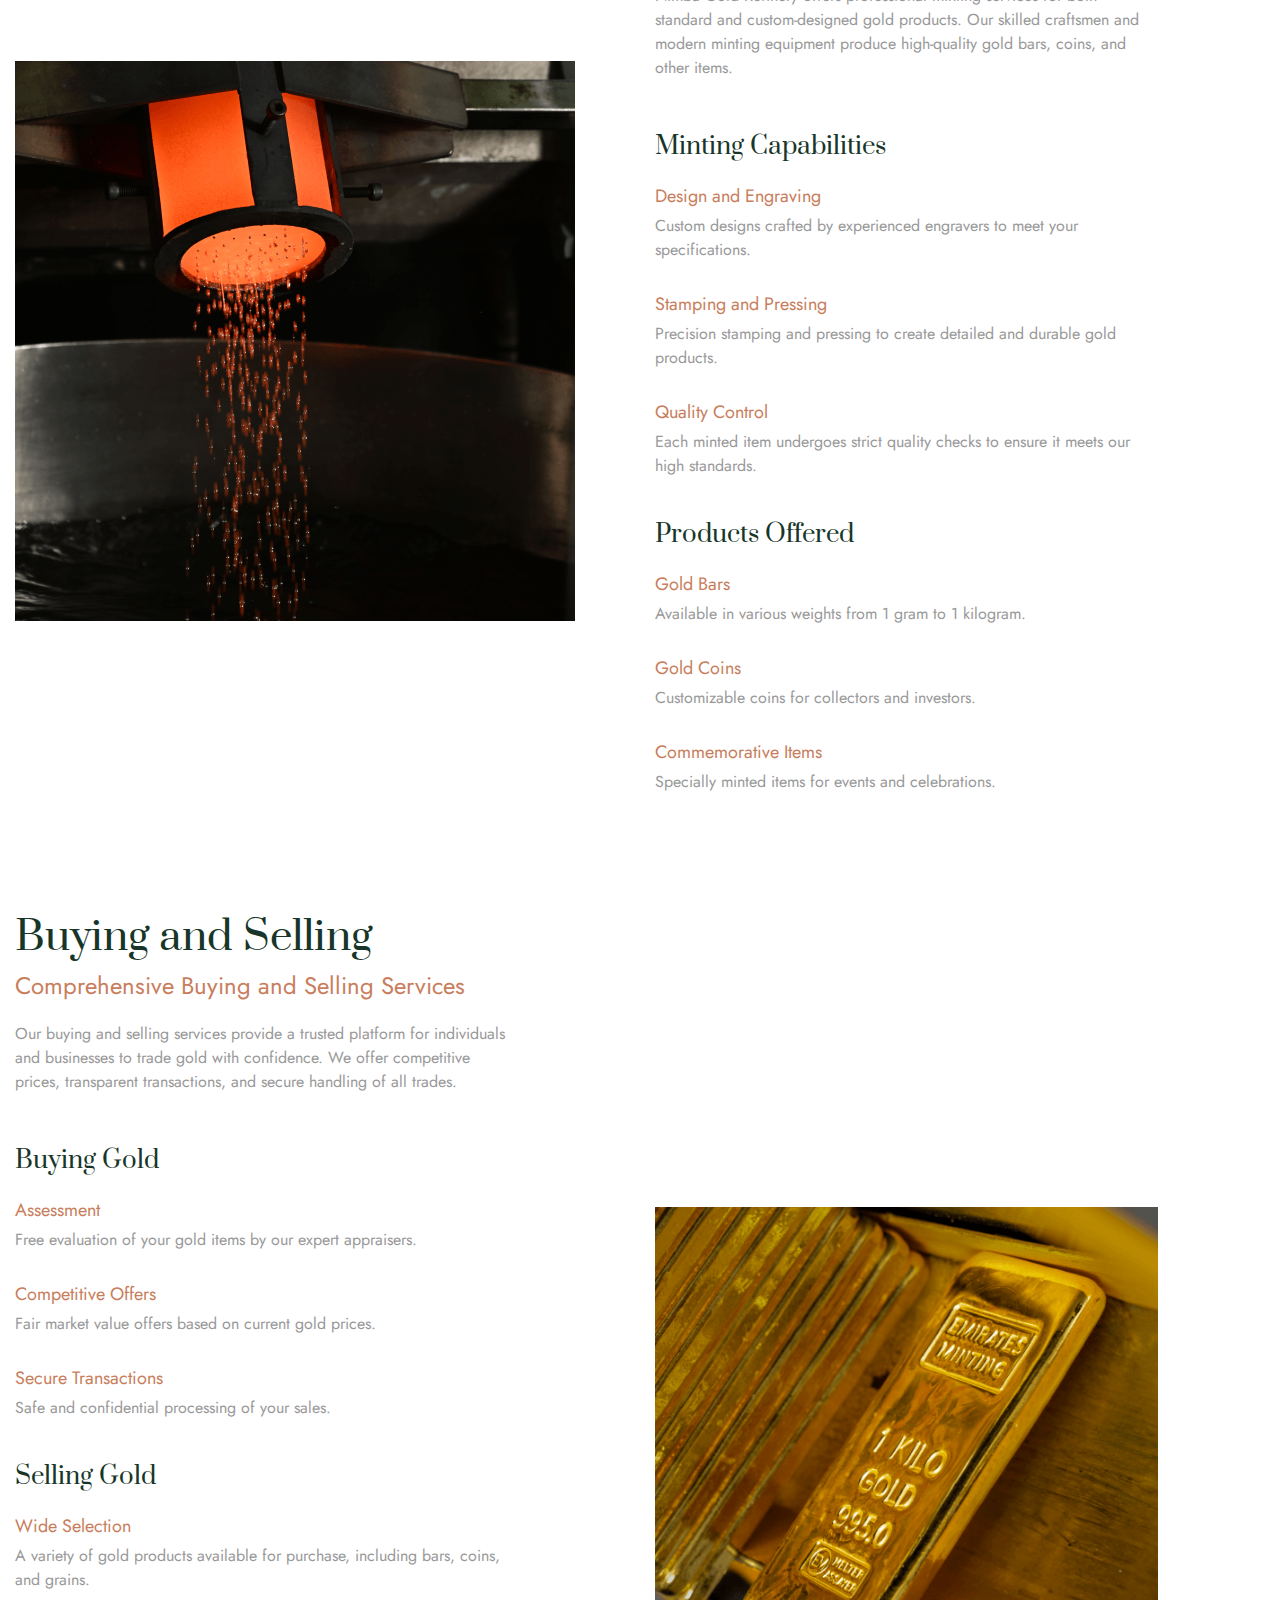
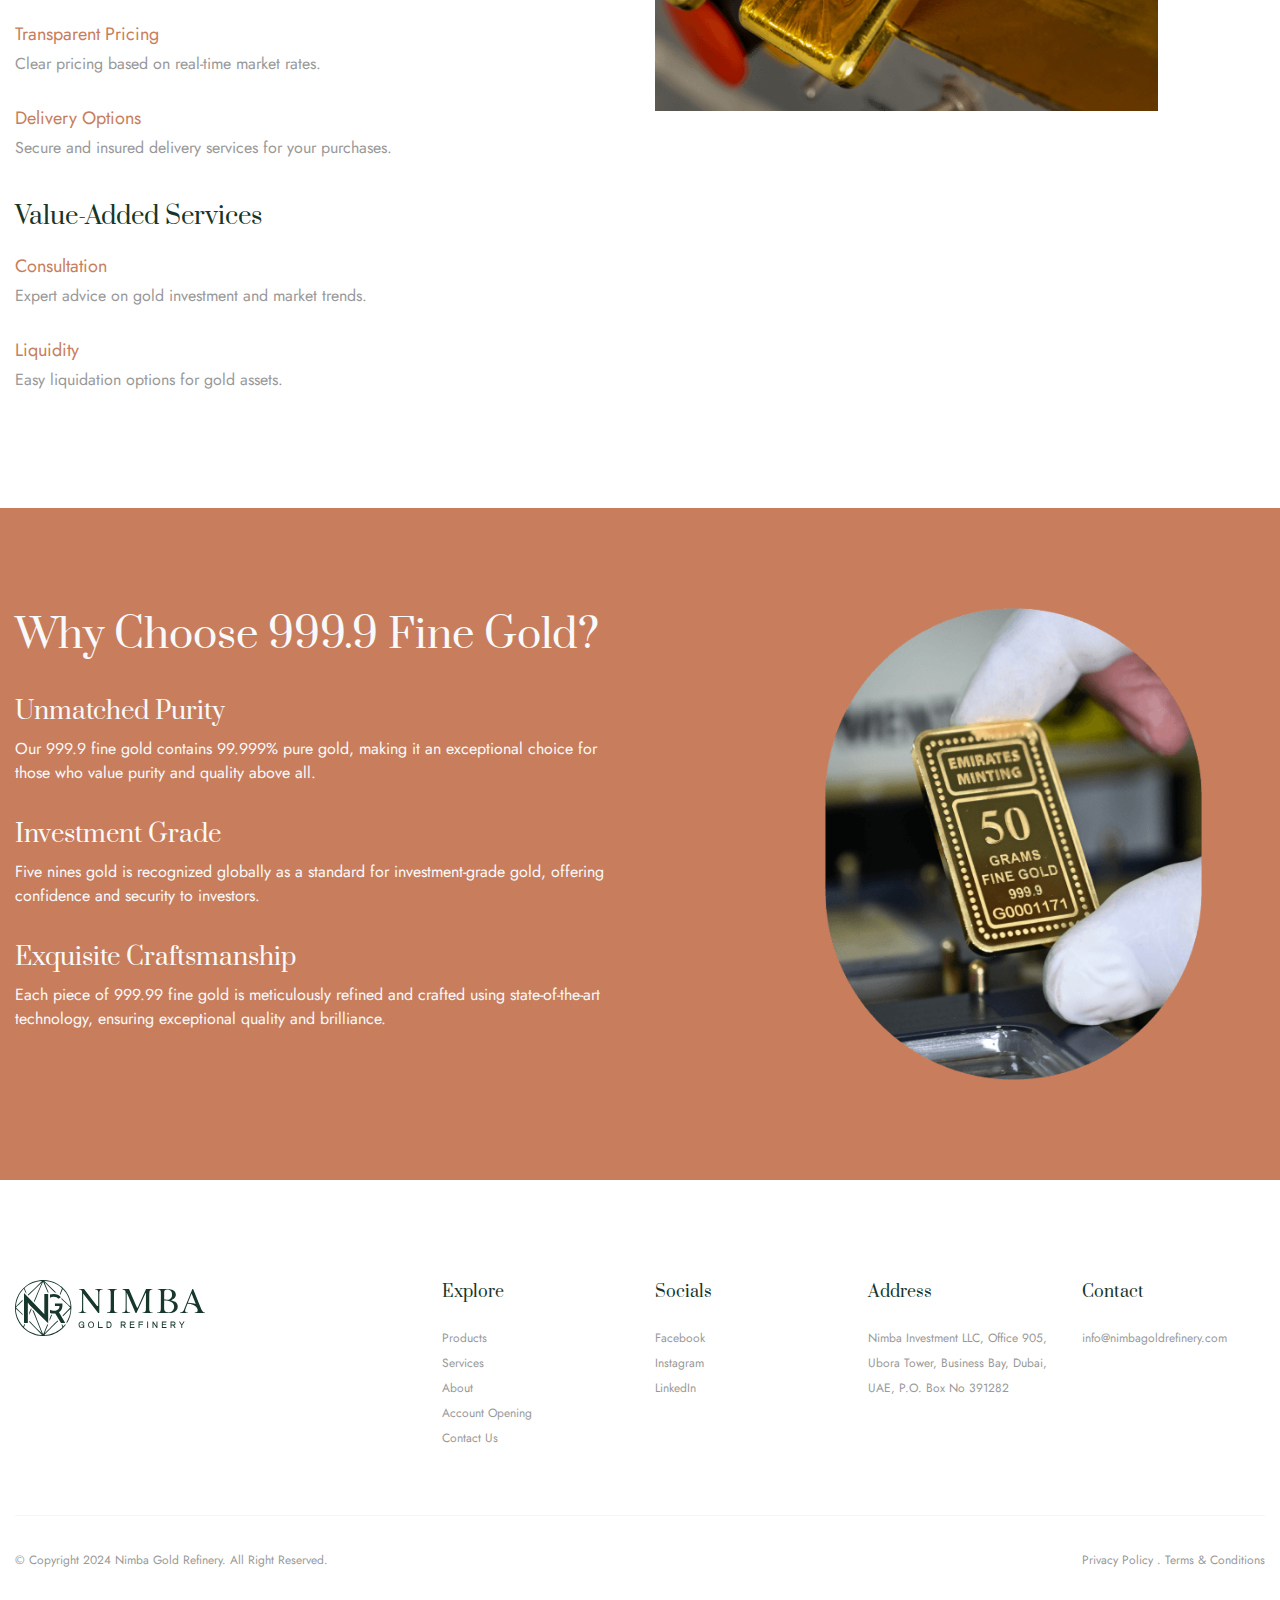
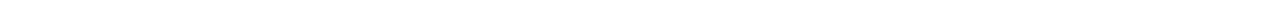
<file: pages/services.html>
<!DOCTYPE html>
<html lang="en">

<head>
    <meta charset="UTF-8">
    <meta name="viewport" content="width=device-width, initial-scale=1, shrink-to-fit=no">
    <link rel="stylesheet" href="https://cdn.jsdelivr.net/npm/bootstrap@4.6.2/dist/css/bootstrap.min.css">
    <link rel="stylesheet" href="../assets/css/common.css">
</head>

<body>
     <!-------bootstrap nav start-->
     <nav class="navbar navbar-expand-lg navbar-light nav-header sticky-top">
        <div class="container">
            <a class="navbar-brand" href="../index.html"><img src="../assets/images/logo.svg" alt="" class="image"></a>
            <button class="navbar-toggler border-0" type="button" data-toggle="collapse"
                data-target="#navbarSupportedContent" aria-controls="navbarSupportedContent" aria-expanded="false"
                aria-label="Toggle navigation">
                <span class="navbar-toggler-icon"></span>
            </button>
            <div class="collapse navbar-collapse" id="navbarSupportedContent">
                <ul class="navbar-nav ">
                    <li class="nav-item active">
                        <a class="nav-link nav-list" href="../index.html">HOME <span class="sr-only">(current)</span></a>
                    </li>
                    <li class="nav-item dropdown ">
                        <a class="nav-link dropdown-toggle nav-list" href="#" role="button" data-toggle="dropdown"
                            aria-expanded="false">PRODUCTS
                        </a>
                        <div class="dropdown-menu">
                            <a class="dropdown-item dropdown-text" href="../pages/product-detailed-page.html">Gold Bars
                            </a>
                            <a class="dropdown-item dropdown-text" href="../pages/products-main-page.html"> Silver
                                Bars</a>
                            <a class="dropdown-item dropdown-text" href="../pages/product-gold-silver.html">Gold and
                                Silver Grains</a>
                        </div>
                    </li>
                    <li class="nav-item">
                        <a class="nav-link nav-list" href="../pages/services.html">SERVICES</a>
                    </li>
                    <li class="nav-item">
                        <a class="nav-link nav-list" href="../pages/about.html">ABOUT</a>
                    </li>
                    <li class="nav-item">
                        <a class="nav-link nav-list" href="../pages/account-opening.html">ACCOUNT OPENING</a>
                    </li>
                    <li class="nav-item">
                        <a class="nav-link nav-list d-none-lg d-block-md" href="../pages/contact.html">CONTACT US</a>
                    </li>
                </ul>
            </div>
            <div class="nav-childs d-none-sm d-none-md">
                <div class=""> <a href="../pages/contact.html" class="nav-btn stndrd-btn ">contact us </a></div>
            </div>
        </div>
    </nav>
    <!-------bootstrap nav end-->

    <!-- stndrd section start -->
    <div class="top-stnd-section bg-green">
        <div class="container">
            <h1 class="main-heading text-center-sm">Our services</h1>
            <p class="main-para text-center-sm">We provide a comprehensive suite of services tailored to meet the needs
                of the gold industry. Our commitment to excellence, precision, and customer satisfaction sets us apart
                as a trusted partner in the precious metals market. Discover our range of services designed to support
                every aspect of gold refining, assaying, melting, minting, and buying-selling.
            </p>
        </div>
    </div>
    <!-- stndrd section end -->
    <div class="section-padding padding-bottom-0">
        <div class="container">
            <div class="row align-items-center">
                <div class="col-md-5">
                    <div class="service-content">
                        <div class="main-content">
                            <h2 class="about-sub-heading">Refining</h2>
                            <h3 class="content-heading">High-Precision Refining</h3>
                            <p class="gold-bar-para">At Nimba Gold Refinery, we specialize in refining gold to the
                                highest purity standards. Our advanced refining processes ensure that every ounce of
                                gold is meticulously processed to achieve maximum purity and quality.</p>
                        </div>
                        <div class="sub-content">
                            <h4 class="about-heading">Process Overview</h4>
                            <h5 class="content-sub-heading">Initial Assessment</h5>
                            <p class="gold-bar-para">We begin with a thorough assessment of the gold material to
                                determine its composition and weight.</p>
                        </div>
                        <div class="sub-content">
                            <h5 class="content-sub-heading">Chemical Processing</h5>
                            <p class="gold-bar-para">Utilizing state-of-the-art chemical methods, we remove impurities
                                and recover gold with exceptional precision.</p>
                        </div>
                        <div class="sub-content">
                            <h5 class="content-sub-heading">Final Purification</h5>
                            <p class="gold-bar-para">The refined gold is subjected to additional purification steps to
                                achieve purity levels up to 99.99%.</p>
                        </div>
                        <div class="sub-content">
                            <h5 class="content-sub-heading">Quality Assurance</h5>
                            <p class="gold-bar-para">Every batch of refined gold undergoes rigorous testing to ensure it
                                meets our stringent quality standards.</p>
                        </div>
                    </div>
                </div>
                <div class="col-md-5 offset-md-1">
                    <img src="../assets/images/service-img-1.png" alt="" class="img-fluid">
                </div>
            </div>
        </div>
    </div>

    <div class="section-padding padding-bottom-0">
        <div class="container">
            <div class="row align-items-center">
                <div class="col-md-6 order-md-1 order-2">
                    <img src="../assets/images/service-img-2.png" alt="" class="img-fluid">
                </div>
                <div class="col-md-5 order-md-2 order-1">
                    <div class="service-content">
                        <div class="main-content">
                            <h2 class="about-sub-heading">Assaying</h2>
                            <h3 class="content-heading">Accurate and Reliable Assaying</h3>
                            <p class="gold-bar-para">Our assaying services provide accurate determination of the
                                precious metal content in your materials. We use cutting-edge technology and methods to
                                deliver precise and reliable results.</p>
                        </div>
                        <div class="sub-content">
                            <h4 class="about-heading">Main Assaying Process</h4>
                            <h5 class="content-sub-heading">Sample Preparation</h5>
                            <p class="gold-bar-para">Gold samples are carefully prepared and tested to determine their
                                precious metal content.</p>
                        </div>
                        <div class="sub-content">
                            <h5 class="content-sub-heading">Testing and Analysis</h5>
                            <p class="gold-bar-para">Using advanced techniques, we analyze the samples to provide
                                accurate results.</p>
                        </div>
                        <div class="sub-content">
                            <h5 class="content-sub-heading">Reporting</h5>
                            <p class="gold-bar-para">Clear and detailed assay reports are provided to ensure
                                transparency and accuracy in valuation.</p>
                        </div>
                    </div>
                </div>

            </div>
        </div>
    </div>

    <div class="section-padding padding-bottom-0">
        <div class="container">
            <div class="row align-items-center">
                <div class="col-md-5">
                    <div class="service-content">
                        <div class="main-content">
                            <h2 class="about-sub-heading">Melting</h2>
                            <h3 class="content-heading">Efficient and Controlled Melting</h3>
                            <p class="gold-bar-para">Our melting services are designed to handle gold materials of
                                various forms and quantities. We use advanced melting techniques to ensure uniformity
                                and purity in the final product.</p>
                        </div>
                        <div class="sub-content">
                            <h4 class="about-heading">Main Melting Process</h4>
                            <h5 class="content-sub-heading">Preparation</h5>
                            <p class="gold-bar-para">Proper handling and preparation of materials to ensure optimal
                                melting conditions.</p>
                        </div>
                        <div class="sub-content">
                            <h5 class="content-sub-heading">Induction Melting</h5>
                            <p class="gold-bar-para">Utilizing high-frequency induction furnaces for efficient and
                                precise melting.</p>
                        </div>
                        <div class="sub-content">
                            <h5 class="content-sub-heading">Pouring and Cooling</h5>
                            <p class="gold-bar-para">Controlled pouring and cooling processes to form ingots, bars, or
                                other desired shapes.</p>
                        </div>
                        <div class="sub-content">
                            <h4 class="about-heading">Advantages</h4>
                            <h5 class="content-sub-heading">Uniformity</h5>
                            <p class="gold-bar-para">Ensures consistent quality in melted products.</p>
                        </div>
                        <div class="sub-content">
                            <h5 class="content-sub-heading">Customization</h5>
                            <p class="gold-bar-para">Ability to produce specific gold alloys and shapes.</p>
                        </div>
                        <div class="sub-content">
                            <h5 class="content-sub-heading">Efficiency</h5>
                            <p class="gold-bar-para">Fast and reliable melting processes.</p>
                        </div>
                    </div>
                </div>
                <div class="col-md-5 offset-md-1">
                    <img src="../assets/images/service-img-3.png" alt="" class="img-fluid">
                </div>
            </div>
        </div>
    </div>

    <div class="section-padding padding-bottom-0">
        <div class="container">
            <div class="row align-items-center">
                <div class="col-md-6 order-md-1 order-2">
                    <img src="../assets/images/service-img-4.png" alt="" class="img-fluid">
                </div>
                <div class="col-md-5 order-md-2 order-1">
                    <div class="service-content">
                        <div class="main-content">
                            <h2 class="about-sub-heading">Minting</h2>
                            <h3 class="content-heading">Custom and Standard Minting Services</h3>
                            <p class="gold-bar-para">Nimba Gold Refinery offers professional minting services for both
                                standard and custom-designed gold products. Our skilled craftsmen and modern minting
                                equipment produce high-quality gold bars, coins, and other items.</p>
                        </div>
                        <div class="sub-content">
                            <h4 class="about-heading">Minting Capabilities</h4>
                            <h5 class="content-sub-heading">Design and Engraving</h5>
                            <p class="gold-bar-para">Custom designs crafted by experienced engravers to meet your
                                specifications.</p>
                        </div>
                        <div class="sub-content">
                            <h5 class="content-sub-heading">Stamping and Pressing</h5>
                            <p class="gold-bar-para">Precision stamping and pressing to create detailed and durable gold
                                products.</p>
                        </div>
                        <div class="sub-content">
                            <h5 class="content-sub-heading">Quality Control</h5>
                            <p class="gold-bar-para">Each minted item undergoes strict quality checks to ensure it meets
                                our high standards.</p>
                        </div>
                        <div class="sub-content">
                            <h4 class="about-heading">Products Offered</h4>
                            <h5 class="content-sub-heading">Gold Bars</h5>
                            <p class="gold-bar-para">Available in various weights from 1 gram to 1 kilogram.</p>
                        </div>
                        <div class="sub-content">
                            <h5 class="content-sub-heading">Gold Coins</h5>
                            <p class="gold-bar-para">Customizable coins for collectors and investors.</p>
                        </div>
                        <div class="sub-content">
                            <h5 class="content-sub-heading">Commemorative Items</h5>
                            <p class="gold-bar-para">Specially minted items for events and celebrations.</p>
                        </div>

                    </div>
                </div>
            </div>
        </div>
    </div>



    <div class="section-padding">
        <div class="container">
            <div class="row align-items-center">
                <div class="col-md-5">
                    <div class="service-content">
                        <div class="main-content">
                            <h2 class="about-sub-heading">Buying and Selling</h2>
                            <h3 class="content-heading">Comprehensive Buying and Selling Services</h3>
                            <p class="gold-bar-para">Our buying and selling services provide a trusted platform for
                                individuals and businesses to trade gold with confidence. We offer competitive prices,
                                transparent transactions, and secure handling of all trades.</p>
                        </div>
                        <div class="sub-content">
                            <h4 class="about-heading">Buying Gold</h4>
                            <h5 class="content-sub-heading">Assessment</h5>
                            <p class="gold-bar-para">Free evaluation of your gold items by our expert appraisers.</p>
                        </div>
                        <div class="sub-content">
                            <h5 class="content-sub-heading">Competitive Offers</h5>
                            <p class="gold-bar-para">Fair market value offers based on current gold prices.</p>
                        </div>
                        <div class="sub-content">
                            <h5 class="content-sub-heading">Secure Transactions</h5>
                            <p class="gold-bar-para">Safe and confidential processing of your sales.</p>
                        </div>
                        <div class="sub-content">
                            <h4 class="about-heading">Selling Gold</h4>
                            <h5 class="content-sub-heading">Wide Selection</h5>
                            <p class="gold-bar-para">A variety of gold products available for purchase, including bars,
                                coins, and grains.</p>
                        </div>
                        <div class="sub-content">
                            <h5 class="content-sub-heading">Transparent Pricing</h5>
                            <p class="gold-bar-para">Clear pricing based on real-time market rates.</p>
                        </div>
                        <div class="sub-content">
                            <h5 class="content-sub-heading">Delivery Options</h5>
                            <p class="gold-bar-para">Secure and insured delivery services for your purchases.</p>
                        </div>
                        <div class="sub-content">
                            <h4 class="about-heading">Value-Added Services</h4>
                            <h5 class="content-sub-heading">Consultation</h5>
                            <p class="gold-bar-para">Expert advice on gold investment and market trends.</p>
                        </div>
                        <div class="sub-content">
                            <h5 class="content-sub-heading">Liquidity</h5>
                            <p class="gold-bar-para">Easy liquidation options for gold assets.</p>
                        </div>
                    </div>
                </div>
                <div class="col-md-5 offset-md-1">
                    <img src="../assets/images/service-img-5.png" alt="" class="img-fluid">
                </div>
            </div>
        </div>
    </div>
     <!-- section bg-orange start -->
     <div class="bg-orange">
        <div class="section-padding">
            <div class="container">
                <div class="row">
                    <div class="col-md-6">
                        <div class="orange-wrapper">
                            <h3 class="about-sub-heading text-light text-center-mob mb-sm-45">Why Choose 999.9 Fine
                                Gold?</h3>
                            <h4 class="gold-bar-heading text-light text-center-mob mt-mob-0">Unmatched Purity</h4>
                            <p class="gold-bar-para text-light text-center-mob">Our 999.9 fine gold contains 99.999%
                                pure gold, making
                                it an exceptional choice for those who value purity and quality above all.</p>
                        </div>
                        <div class="orange-wrapper">
                            <h4 class="gold-bar-heading text-light text-center-mob mt-mob-0">Investment Grade</h4>
                            <p class="gold-bar-para text-light text-center-mob">Five nines gold is recognized globally
                                as a standard for
                                investment-grade gold, offering confidence and security to investors.</p>
                        </div>
                        <div class="orange-wrapper mb-sm-55">
                            <h4 class="gold-bar-heading text-light text-center-mob mt-mob-0">Exquisite Craftsmanship
                            </h4>
                            <p class="gold-bar-para text-light text-center-mob">Each piece of 999.99 fine gold is
                                meticulously refined and
                                crafted using state-of-the-art technology, ensuring exceptional quality and brilliance.
                            </p>
                        </div>
                    </div>
                    <div class="col-md-5 offset-md-1 text-center d-flex align-items-center justify-content-center col-12">
                        <img src="../assets/images/home-choose-gold.png" alt="" class="image orng-img ">
                    </div>
                </div>
            </div>
        </div>
    </div>
    <!-- section bg-orange end -->

     <!-- Footer  start -->
     <footer class="section-padding padding-bottom-0">
        <div class="container">
            <div class="footer-content">
                <div class="row">
                    <div class="col-lg-4">
                        <a href="../index.html"> <img src="../assets/images/footer-logo.svg" alt=""></a>
                    </div>
                    <div class="col-lg-8">
                        <div class="row">
                            <div class="col-lg-3 col-md-6 col-12">
                                <div class="footer-heading"> Explore</div>
                                <li class="footer-list"> <a href="../pages/products-main-page.html"
                                        class="footer-link">Products</a> </li>
                                <li class="footer-list"> <a href="../pages/services.html"
                                        class="footer-link">Services</a></li>
                                <li class="footer-list"> <a href="../pages/about.html" class="footer-link">About</a>
                                </li>
                                <li class="footer-list"> <a href="../pages/account-opening.html"
                                        class="footer-link">Account Opening</a></li>
                                <li class="footer-list"> <a href="../pages/contact.html" class="footer-link">Contact
                                        Us</a>
                                </li>
                            </div>
                            <div class="col-lg-3 col-md-6 col-12">
                                <div class="footer-heading"> Socials</div>
                                <li class="footer-list"> <a href="https://www.facebook.com/" target="_blank"
                                        class="footer-link">Facebook</a></li>
                                <li class="footer-list"> <a href="https://www.instagram.com/" target="_blank"
                                        class="footer-link">Instagram</a> </li>
                                <li class="footer-list"> <a href="https://www.linkedin.com/" target="_blank"
                                        class="footer-link">LinkedIn</a></li>
                            </div>
                            <div class="col-lg-3 col-md-6 col-12">
                                <div class="footer-heading">Address</div>
                                <li class="footer-list"> <a href="" class="footer-link">Nimba Investment LLC, Office
                                        905, Ubora
                                        Tower, Business Bay, Dubai, UAE, P.O. Box No 391282</a></li>
                            </div>
                            <div class="col-lg-3 col-md-6 col-12">
                                <div class="footer-heading">Contact</div>
                                <li class="footer-list"> <a href="mailto:support@nimbagoldrefinery.com"
                                        class="footer-link">info@nimbagoldrefinery.com</a>
                                </li>
                            </div>
                        </div>
                    </div>
                </div>
            </div>
            <div class="footer-nav d-flex justify-content-between align-content-center">
                <div class="footer-nav-child mb-3"><a href="" class="footer-link">
                        © Copyright 2024 Nimba Gold Refinery. All Right Reserved. </a>
                </div>
                <div class="footer-nav-child">
                    <a href="../pages/privacy-policy.html" class="footer-link">Privacy Policy .</a>
                    <a href="" class="footer-link">Terms & Conditions</a>
    
                </div>
            </div>
        </div>
    </footer>
    <!-- Footer  end -->


    <!-- bootstrap  js start -->
    <script src="https://cdn.jsdelivr.net/npm/jquery@3.5.1/dist/jquery.slim.min.js"
        integrity="sha384-DfXdz2htPH0lsSSs5nCTpuj/zy4C+OGpamoFVy38MVBnE+IbbVYUew+OrCXaRkfj"
        crossorigin="anonymous"></script>
    <script src="https://cdn.jsdelivr.net/npm/popper.js@1.16.1/dist/umd/popper.min.js"
        integrity="sha384-9/reFTGAW83EW2RDu2S0VKaIzap3H66lZH81PoYlFhbGU+6BZp6G7niu735Sk7lN"
        crossorigin="anonymous"></script>
    <script src="https://cdn.jsdelivr.net/npm/bootstrap@4.6.2/dist/js/bootstrap.min.js"
        integrity="sha384-+sLIOodYLS7CIrQpBjl+C7nPvqq+FbNUBDunl/OZv93DB7Ln/533i8e/mZXLi/P+"
        crossorigin="anonymous"></script>
        <!-- bootstrap  js end -->

    <!----- Jquery CDN ----->
    <script src="https://cdnjs.cloudflare.com/ajax/libs/jquery/3.7.1/jquery.min.js" crossorigin="anonymous"
        referrerpolicy="no-referrer"></script>

    <!----- Owl Carousel CDN ----->
    <script src="https://cdnjs.cloudflare.com/ajax/libs/OwlCarousel2/2.3.4/owl.carousel.js" crossorigin="anonymous"
        referrerpolicy="no-referrer"></script>

    <script src="../assets/js/slider.js"></script>
</body>

</html>
</file>
<file: assets/css/common.css>
/* ---------- Font Family Start ---------- */
@import url('https://fonts.googleapis.com/css2?family=Prata&display=swap');


@import url('https://fonts.googleapis.com/css2?family=Jost:ital,wght@0,100..900;1,100..900&display=swap');

/* ---------- Font Family end ---------- */


/* ---------- privacy-policy Start ---------- */
.heading2 {
    color: #173629;
    font-size: 32px;
    font-weight: 400;
    line-height: 52px;
    font-family: "Prata", serif;
}

.heading3 {
    font-size: 28px;
    font-family: "Prata", serif;
    margin: 25px 0 10px;
}

.text-page .heading2 {
    margin: 15px 0 10px 0;
    line-height: 40px;
}

.bullet-list li {
    color: #999999;
}

.text-page a {
    color: green;
}

.text-page p {
    color: #999999;
    margin-bottom: 30px;
    line-height: 30px;
    font-family: "Jost", sans-serif;
}

/* ---------- privacy-policy End ---------- */

/* ---------- Commonn Classes Start ---------- */
.container {
    max-width: 1290px;
}

.image {
    height: auto;
    width: 100%;
}

.bg-green {
    background-color: var(--green);
}

.bg-orange {
    background-color: var(--orange);
}

a:hover {
    text-decoration: none;
}


.btn-green {
    border: 1px solid var(--white);
    color: var(--white);
    transition: 0.3s ease-in-out;

}

.btn-green:hover {
    border: 1px solid var(--wheat);
    color: var(--green);
    background-color: var(--wheat);
}

.btn-white {
    border: 1px solid var(--green);
    color: var(--green);
}

.btn-white:hover {
    /* border: 1px solid var(--green); */
    color: var(--green);
}

.stndrd-btn {
    font-size: 13px;
    font-weight: 600;
    border-radius: 0;
    padding: 15px 35px;
    letter-spacing: 1px;
    text-transform: uppercase;
    font-family: var(--font-secondary);
    display: inline-block;
}

.outline-wheat-to-wheat {
    border: 1px solid var(--wheat);
    color: var(--wheat);
    /* background-color: var(--wheat); */
}

.outline-wheat-to-wheat:hover {
    background-color: var(--wheat);
    color: var(--green);

}

.outline-green-to-wheat {
    border: 1px solid var(--green);
    color: var(--green);
}

.outline-green-to-wheat:hover {
    border: 1px solid var(--green);
    color: var(--wheat);
    background-color: var(--green);
}

.section-padding {
    padding: 100px 0;
}

.padding-bottom-0 {
    padding-bottom: 0;
}

.padding-top-0 {
    padding-bottom: 0;
}

.mb-md-0 {
    margin-bottom: 0;
}

.mb-11 {
    margin-bottom: 11px;
}

.mb-14 {
    margin-bottom: 14px;
}

.mb-18 {
    margin-bottom: 18px;
}

.wheat {
    color: var(--wheat);
}

.img-radius {
    border-radius: 20px;
}

.flex-direction-lg {
    flex-direction: column;
}

.bg-wheat {
    background-color: var(--wheat);
    padding: 63px 0;
}

.section-radius {
    border-radius: 10px;
}

.margin-minus {
    margin-top: -200px;

}

.h-100 {
    height: 100%;
}

.w-100 {
    width: 100%;
}

/* ---------- Commonn Classes end ---------- */

/* ---------- Theme Colors Start ---------- */
:root {
    --black: #000000;
    --wheat: #F1E8D4;
    --green: #173629;
    --white: #ffffff;
    --gray: #999999;
    --orange: #C87E5D;
    --font-primary: "Prata", serif;
    --font-secondary: 'jost';

    /* font-family: "Prata", serif; */

}

/* ---------- Theme Colors End ---------- */

/* ---------- navbar  start ---------- */
.navbar-light .navbar-toggler-icon {
    background-image: url(../images/bars-solid.svg);
}

.navbar-brand {
    margin-right: 3rem;

}

.navbar-expand-lg .navbar-nav .nav-link {
    padding: 0;
    padding-right: 0;
}

.nav-header {
    background-color: #173629;
    padding: 20px 33px;
    border-bottom: 1px solid #4A4A4A;
}

.nav-btn {
    color: var(--white);
    border: 1px solid var(--white);
}

.nav-btn:hover {
    background-color: var(--orange);
    border: 1px solid var(--orange);
    color: var(--white);
}

.nav-list {
    list-style-type: none;
    font-size: 14px;
    font-weight: 600;
    line-height: 40px;
    color: var(--white) !important;
    padding-right: 40px !important;
    letter-spacing: 1px;
    font-family: var(--font-secondary);
    transition: 0.3s ease-in-out;

}

.nav-list:hover {
    color: var(--orange) !important;
    text-decoration: none;
}

.nav-list:focus {
    color: var(--orange);
}

.dropdown-text {
    color: var(--black);
    margin-bottom: 5px;
    transition: 0.3s ease-in-out;

}

.dropdown-text:hover {
    color: var(--orange);
    text-decoration: underline;
    background-color: var(--white);
}

.dropdown-menu {
    border-radius: 0;
    background-color: var(--white);
    /* padding: 20px 30px; */
}

/* ---------- navbar  end ---------- */

/* ---------- Footer  start ---------- */

.footer {
    padding: 131px 0 26px 0;
}

.footer-content {
    margin-bottom: 65px;
}

.footer-heading {
    font-size: 16px;
    font-weight: 400;
    line-height: 25px;
    margin-bottom: 20px;
    color: var(--green);
    font-family: var(--font-primary);

}

.footer-list {
    list-style-type: none;
}

.footer-link {
    font-size: 16px;
    font-weight: 400;
    line-height: 24px;
    color: var(--gray);
    text-decoration: none;
    font-family: var(--font-secondary);
    transition: 0.3s ease-in-out;

}

.footer-link:hover {
    text-decoration: none;
    color: var(--green);
}

.footer-nav {
    border-top: 1px solid #F5F5F5;
    padding-top: 31px;
    margin-top: 30px;
    padding-bottom: 15px;
}

.footer-nav-child {
    color: var(--gray);
}

/* ---------- Footer  End ---------- */

/* ---------- Top  Section Start---------- */
.top-stnd-section {
    padding: 65px 0;
}

.main-heading {
    font-size: 64px;
    font-weight: 400;
    line-height: 101px;
    color: var(--white);
    font-family: var(--font-primary);
}

.main-para {
    font-size: 18px;
    font-weight: 300;
    line-height: 30px;
    color: var(--white);
    font-family: var(--font-secondary);
}

.discovery-heading {
    font-weight: 400;
    font-size: 40px;
    line-height: 54px;
    color: var(--wheat);
    margin-bottom: 28px;
    font-family: var(--font-primary);
}

.discovery-para {
    font-weight: 400;
    font-size: 16px;
    line-height: 24px;
    color: var(--wheat);
    margin-bottom: 40px;
    font-family: var(--font-secondary);
}

/* ---------- Top  Section end---------- */

/* ---------- About start---------- */
.about-para-wrapper {
    margin-bottom: 40px;
}

.about-heading {
    font-weight: 400;
    font-size: 24px;
    line-height: 54px;
    color: var(--green);
    margin-bottom: 10px;
    font-family: var(--font-primary);
}

.about-para {
    font-weight: 400;
    font-size: 16px;
    line-height: 30px;
    color: var(--gray);
    margin-bottom: 20px;
    font-family: var(--font-secondary);
}

.about-sub-heading {
    font-weight: 400;
    font-size: 40px;
    line-height: 54px;
    color: var(--green);
    margin-bottom: 10px;
    font-family: var(--font-primary);
}

.about-img-heading {
    font-weight: 400;
    font-size: 16px;
    line-height: 24px;
    color: var(--green);
    margin-top: 10px;
    font-family: var(--font-primary);
}

/* .about-img-para {
    font-weight: 400;
    font-size: 16px;
    line-height:30px;
    color: var(--gray);
    margin-top: 10px;
} */
/* ---------- About end---------- */
/* ---------- detailed page start---------- */

.gold-bar-wrapper {
    margin-bottom: 72px;
}

.gold-bar-heading {
    font-weight: 400;
    font-size: 24px;
    line-height: 32px;
    color: var(--green);
    margin-top: 34px;
    margin-bottom: 9px;
    font-family: var(--font-primary);

}

.gold-bar-para {
    font-size: 16px;
    font-weight: 400;
    line-height: 24px;
    color: var(--gray);
    font-family: var(--font-secondary);
}

/* ---------- detailed page end---------- */
/* ---------- Text Section Start---------- */
.text-section {
    margin-bottom: 50px;
}

.text-section .text {
    margin-bottom: 30px;
}

.text-section:last-child {
    margin-bottom: 0;
}

.text-section .text:last-child {
    margin-bottom: 0;
}

/* ---------- Text Section End---------- */
/* ---------- service page start---------- */
.content-heading {
    font-weight: 400;
    font-size: 24px;
    line-height: 24px;
    margin-bottom: 24px;
    color: var(--orange);
    font-family: var(--font-secondary);
}

.content-sub-heading {
    font-weight: 400;
    font-size: 18px;
    line-height: 24px;
    margin-bottom: 6px;
    color: var(--orange);
    font-family: var(--font-secondary);
}

.sub-content {
    margin-bottom: 30px;
}

.sub-content:last-child {
    margin-bottom: 0;
}

.main-content {
    margin-bottom: 40px;
}

/* ---------- service page end---------- */
/* ---------- section bg-orange start ---------- */

.silver-bar-wrapper {
    margin-bottom: 60px;
}

.orng-img {
    width: 75%;
}

/* ---------- section bg-orange end ---------- */

.d-none-lg {
    display: none;
}

@media only screen and (max-width:1300px) {
    .nav-btn {
        display: none;
    }

    .footer-link {
        font-size: 12px;
    }
}

@media only screen and (max-width:1024px) {

    .nav-header {
        padding: 10px 15px;
    }

    .nav-link {
        margin: 5px 0;
    }

    .nav-list {
        padding-right: 25px !important;
    }

    .bg-light-md {
        background-color: var(--white);
    }

    .d-none-md {
        display: none;

    }

    .d-block-md {
        display: block;
    }

    .footer-heading {
        margin-top: 40px;
        margin-bottom: 9px;
    }
}

@media only screen and (max-width:990px) {
    .navbar-nav {
        height: 100vh;
    }
}

@media only screen and (max-width:768px) {

    /* ---------- privacy-policy Start ---------- */
    .heading2 {
        font-size: 20px;
    }

    .heading3 {
        font-size: 20px;
        margin: 20px 0 10px;
    }

    .text-page p {
        line-height: 24px;
    }

    /* ---------- privacy-policy End ---------- */
    .text-center-sm {
        text-align: center;
    }


    .footer-content {
        margin-bottom: 0;
    }

    .footer {
        padding: 62px 0 26px 0;
    }

    .footer-nav {
        flex-direction: column;
        text-align: center;
    }

    .stndrd-btn {
        line-height: 34px;
        padding: 10px 35px;
    }

    /* ---------- Top  Section start---------- */
    .top-stnd-section {
        padding: 45px 0;
    }

    .main-heading {
        font-size: 45px;
        font-weight: 400;
        line-height: 53px;
    }

    .main-para {
        font-family: 'Jost';
        font-weight: 300;
        font-size: 16px;
        line-height: 28px;
    }

    /* ---------- Top  Section end---------- */
    /* ----------discover gold Start---------- */

    .discovery-heading {
        font-size: 36px;
        margin-bottom: 15px;
    }

    .discovery-para {
        margin-bottom: 54px;
    }

    /* ----------discover gold end---------- */
    /* ---------- About start---------- */
    /* .about-para-wrapper{
    margin-bottom: 20px;
} */
    .about-para {
        line-height: 24px;
    }

    .about-heading {
        line-height: 32px;
        margin-bottom: 20px;
    }

    .about-sub-heading {
        font-size: 24px;
        line-height: 32px;
        margin-bottom: 20px;
    }

    /* ---------- About end---------- */
    .gold-bar-wrapper {
        margin-bottom: 53px;
    }

    .gold-bar-heading {
        margin-top: 25px;
    }

    .d-none-sm {
        display: none;
    }

    .d-block-sm {
        display: block;
    }

    .flex-direction {
        flex-direction: column;
    }

    .text-center-mob {
        text-align: center;
    }

    .section-padding {
        padding: 50px 0;
    }

    .mb-sm-30 {
        margin-bottom: 30px;
    }

    .mb-sm-16 {
        margin-bottom: 16px;
    }

    .mb-sm-55 {
        margin-bottom: 55px;
    }

    .mt-mob-0 {
        margin-top: 0;
    }

    .bg-wheat {
        padding: 60px 35px;
    }

    .mb-sm-9 {
        margin-bottom: 9px;
    }

    .padding-bottom-0 {
        padding-bottom: 0;
    }
}
</file>
<file: assets/css/style.css>
/* ---------- home slider start ---------- */

.welcome-heading {
    font-weight: 600;
    font-size: 16px;
    line-height: 19px;
    color: var(--orange);
    margin-bottom: 30px;
    font-family: var(--font-secondary);
}

.home-slider-heading {
    font-weight: 400;
    font-size: 84px;
    line-height: 101px;
    color: var(--white);
    margin-bottom: 25px;
    font-family: var(--font-primary);
}

.home-slider-para {
    font-weight: 300;
    font-size: 18px;
    line-height: 30px;
    color: var(--white);
    margin-bottom: 10px;
    font-family: var(--font-secondary);
}

.h-100 {
    height: 100%;
}

.w-100 {
    width: 100%;
}

.home-slider-img1 {
    width: 100%;
    height: 461px;
    /* rotate: 5deg; */
}

.home-slider-img2 {
    width: 100%;
    height: 398px;
    left: -65px;
}

.p-relative {
    position: relative;
}

.p-absolute {
    position: absolute;
}

.slider-counter {
    font-weight: 600;
    font-size: 16px;
    line-height: 18px;
    color: var(--white);
}

.btn.btn-prev {
    padding: 0;
}

.btn.btn-forward {
    padding: 0;
}

/* .slider-img-wrapper {
    justify-content: end;
   
} */

/* .slider-img2 {
    position: absolute;
    left: 250px;
    top: 55px;
} */

/* ---------- home slider end ---------- */
/* ---------- section fire start ---------- */

.fire-para {
    font-weight: 400;
    font-size: 32px;
    line-height: 52px;
    color: var(--green);
    font-family: var(--font-primary);
}

.mb-14 {
    margin-bottom: 14px;
}

/* ---------- section fire end ---------- */
/* ---------- home cards start ---------- */
.mb-18 {
    margin-bottom: 18px;
}

.home-card-wrapper {
    padding: 55px 25px 0 25px;

}

.pb-200 {
    padding-bottom: 200px;

}

.home-card-img {
    margin-bottom: 21px;
    height: 70px;
    width: 70px;
}

.minus-heading {
    font-weight: 400;
    font-size: 24px;
    line-height: 36px;
    color: var(--green);
    margin-bottom: 35px;
    font-family: var(--font-primary);
}

/* ---------- home cards end ---------- */
/* ---------- section bg-orange start ---------- */

.orange-wrapper {
    margin-bottom: 66px;
}

/* ---------- section bg-orange start ---------- */

.silver-bar-wrapper{
    margin-bottom: 60px;
}
.orng-img {
    width: 75%;
}
/* ---------- section bg-orange end ---------- */

/* ---------- section gold-purities start ---------- */
.purities-para-wrapper .gold-bar-heading{
    margin-top: 0;
    margin-bottom: 0;
}
.gold-purities-img {
    height: 126px;
    width: 211px;
}

.gold-purities-flex {
    border: 1px solid #F7F7F7;
    padding: 40px 35px;
    border-radius: 20px;
}

.gold-purities {
    margin-bottom: 88px;

}

.purities-para-wrapper {
    margin-left: 40px;
}

/* ---------- section gold-purities end ---------- */
@media only screen and (max-width:1024px) {}

@media only screen and (max-width:768px) {

    /* .slider-img1{
        height: 265px;
        width: 227px;
    } */
    /* .slider-img2 {
        left: 50px;
        top: 55px;
        height: 229px;
        width: 197px;
    } */
    .home-slider-heading {
        font-size: 40px;
        line-height: 53px;
        margin-bottom: 15px;
    }

    .home-slider-para {
        font-size: 16px;
        line-height: 28px;
    }

    .mb-16-sm {
        margin-bottom: 16px;

    }

    .fire-para {
        font-size: 20px;
        line-height: 35px;
        margin-bottom: 42px;
    }

    .minus-heading {
        font-size: 18px;
        line-height: 32px;
        margin-bottom: 40px;
    }

    .about-sub-heading {
        font-size: 36px;
        margin-bottom: 26px;
        line-height: 54px;
    }
    .silver-bar-wrapper{
        margin-bottom: 26px;
    }
    .orange-wrapper {
        margin-bottom: 55px;
    }

    .mb-sm-45 {
        margin-bottom: 45px;
    }

    

    /* ---------- section gold-purities start ---------- */
    .purities-para-wrapper .gold-bar-heading{
        margin-top: 30px;
        margin-bottom: 9px;
    }
    .gold-purities {
        margin-bottom: 35px;

    }
    .gold-purities-flex {
        border: none;
        padding: 0;
    }
    .mb-sm-9 {
        margin-bottom: 9px;
    }

    .purities-para-wrapper {
        margin-left: 0;
    }

    .slider-wrapper {
        margin-bottom: 31px;
    }

    /* ---------- section gold-purities end ---------- */
}
</file>
<file: assets/css/account-opening.css>
.account-cards {
  border: 1px solid #EEEEEE;
  padding: 56px 46px;
  margin-bottom: 43px;
}
.sub-content {
  margin-bottom: 33px;
}

.sub-content .about-heading,
.sub-content .about-sub-heading {
  margin-bottom: 0;
}

.sub-content .about-para {
  margin-bottom: 0;
}

.sub-content:last-child {
  margin-bottom: 0;
}

.heading-with-step {
  margin-bottom: 33px;
}

.account-para-wrapper {
  padding: 13px 0;
  border-bottom: 1px solid #EEEEEE;
}

.account-para-wrapper:last-child {
  border: 0;
}

.account-cards:last-child {
  margin-bottom: 0;
}

.card-count {
  font-weight: 600;
  font-size: 64px;
  line-height: 54px;
  color: #EEEEEE;
  font-family: var(--font-secondary);
  text-align: right;
}

.account-list {
  padding-left: 20px;
}

.account-list .about-para:last-child {
  margin-bottom: 0;
}

.account-list li {
  position: relative;
}

.account-list li::marker {
  color: #C87E5D;
}

.account-btn {
  padding: 9px 20px;
  border: 1px solid #D9D9D9;
  text-decoration: none;
}

.account-btn:hover .account-link {
  color: var(--white);
}

.account-link {
  font-weight: 600;
  font-size: 13px;
  line-height: 34px;
  color: var(--green);
  font-family: var(--font-secondary);
  margin-left: 10px;
  transition: 0.3s ease-in-out;
}

.account-btn:hover {
  text-decoration: none;
  background-color: var(--green);
  border: 1px solid var(--green);
}

.download-wrapper {
  margin-bottom: 64px;
}
@media only screen and (max-width:1024px) {
  
}

@media only screen and (max-width:768px) {

  .account-cards {
    border: 1px solid #EEEEEE;
    padding: 24px;
    margin-bottom: 24px;
  }
  .heading-with-step {
    margin-bottom: 24px;
  }
  .sub-content {
    margin-bottom: 35px;
  }
  .sub-content .about-heading {
    margin-bottom: 15px;
  }
  .account-para-wrapper {
    margin-bottom: 0;
    border-bottom: none;
  }

  .card-count {
    font-size: 45px;
    margin-top: 18px;
  }

  .account-btn {
    width: 100%;
    text-align: center;
    margin-top: 18px;
  }

  .about-sub-heading {
    font-size: 36px;
    line-height: 50px;
  }

  .download-wrapper {
    margin-bottom: 24px;
  }
}
</file>
<file: assets/css/contact.css>
/* ---------- Contact start---------- */
.form-wrapper{
    margin-top: 43px;
}
.form-input{
    width: 100%;
    padding: 7px 15px;
    border: 1px solid #D9D9D9;
    border-radius: 0;
    margin-bottom: 22px;
}
.form-input:focus{
    border: 1px solid var(--black);
}
.field-textarea{
    resize: none;
    margin-bottom: 43px;
}
.field-textarea:focus{
    border: 1px solid var(--black);
    outline: none;
}
input:focus {
    border: 1px solid #D9D9D9;
    outline: none;
  }
.form-label{
    font-weight: 500;
    font-size: 16px;
    line-height:30px;
    color: var(--green);
    margin-bottom: 6px;
    font-family: var(--font-secondary);
    margin-right: 5px;
    
}
.form-label.required::after{
    content: "*";
    color: var(--orange);
    position: relative;
    top: -2px;
    left: 2px;
    font-weight: 600;
    font-size: 16px;
}
.form-btn{
    background-color: var(--green);
    border: 1px solid var(--green);
    color: var(--white);
}
.form-btn:hover{
    color: var(--white);

}
.mb-58{
    margin-bottom: 58px;
}
.btn-link{
    text-decoration: none;
}
.btn-link:hover {
    color: var(--green);
    text-decoration: none;
}
.card-header{
    padding: 24px 0 32px 0;
    border: none;
}
.btn:focus {
    outline: 0;
    box-shadow:none;
    text-decoration: none;
}
.card-body{
    padding: 0;
}
.card{
   border: none;
   border-bottom: 1px solid #D9D9D9;
}





.contact-sidebar-wrapper{
    margin-bottom: 30px;
    padding: 30px 35px;
    background-color: #F8F8F8;
    transition: 0.5s;
}
.contact-cards{
    background-color: var(--orange);
    }
.contact-cards .about-heading{
    color: var(--wheat);
}
.contact-cards .about-para{
    color: var(--wheat);
}
.contact-cards .logo-caption{
    color: var(--wheat);
}
/* .contact-cards:hover .contact-icons-initial{
   display: none;
}
.contact-cards:hover .contact-icons-hover{
    display: block;
 }
 .contact-icons-hover{
    display: none;

 } */
.side-para{
    padding-bottom: 27px;
    margin-bottom: 20px;
    border-bottom: 1px solid var(--wheat);
}

.logo-caption{
    font-weight: 400;
    font-size: 16px;
    line-height:40px;
    font-family: var(--font-secondary);
    color: var(--gray);
    margin-left: 14px;
    margin-bottom: 0;
}
.folow-icons{
    margin-right: 8px;
}
/* ---------- Contact End---------- */

.faq-wrapper{
    padding-bottom: 24px;
    margin-bottom: 24px;
    border-bottom: 1px solid #D9D9D9;
}
.faq-wrapper .btn{
    padding:0 45px 0 0;
}
.faq-wrapper .about-para{
    padding-right: 45px;
}
.faq-heading {
    position: relative;
}

.faq-heading::after {
    display: inline-block;
    content: "";
    background-image: url(../images/faqs-plus.svg);
    background-repeat: no-repeat;
    font-size: 16px;
    font-weight: bold;
    transition: transform 0.3s ease;
    height: 30px;
    width: 30px;
    position: absolute;
    right: 0;
    top: 10px;
}

.faq-heading[aria-expanded="true"]::after {
    content: "";
    background-image: url(../images/faqs-minus.svg);
    /* background: green; */

}
</file>
